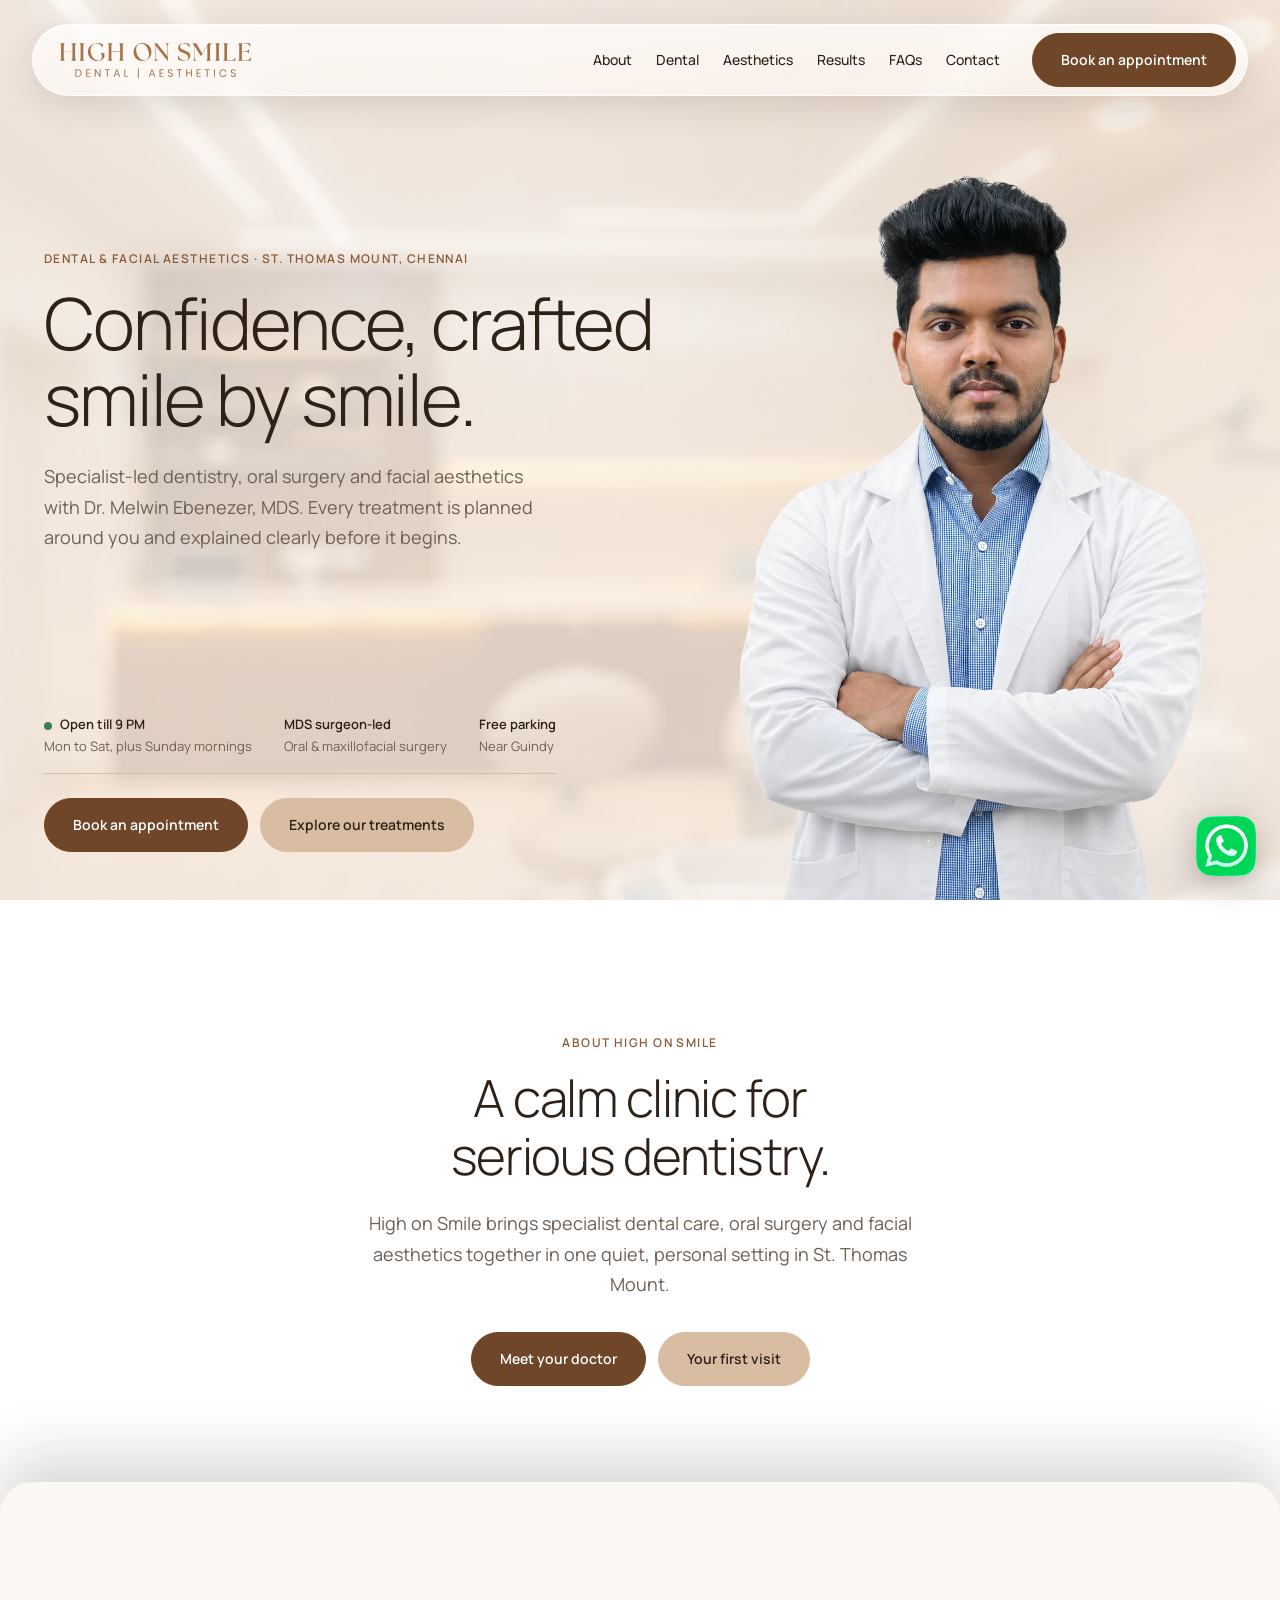
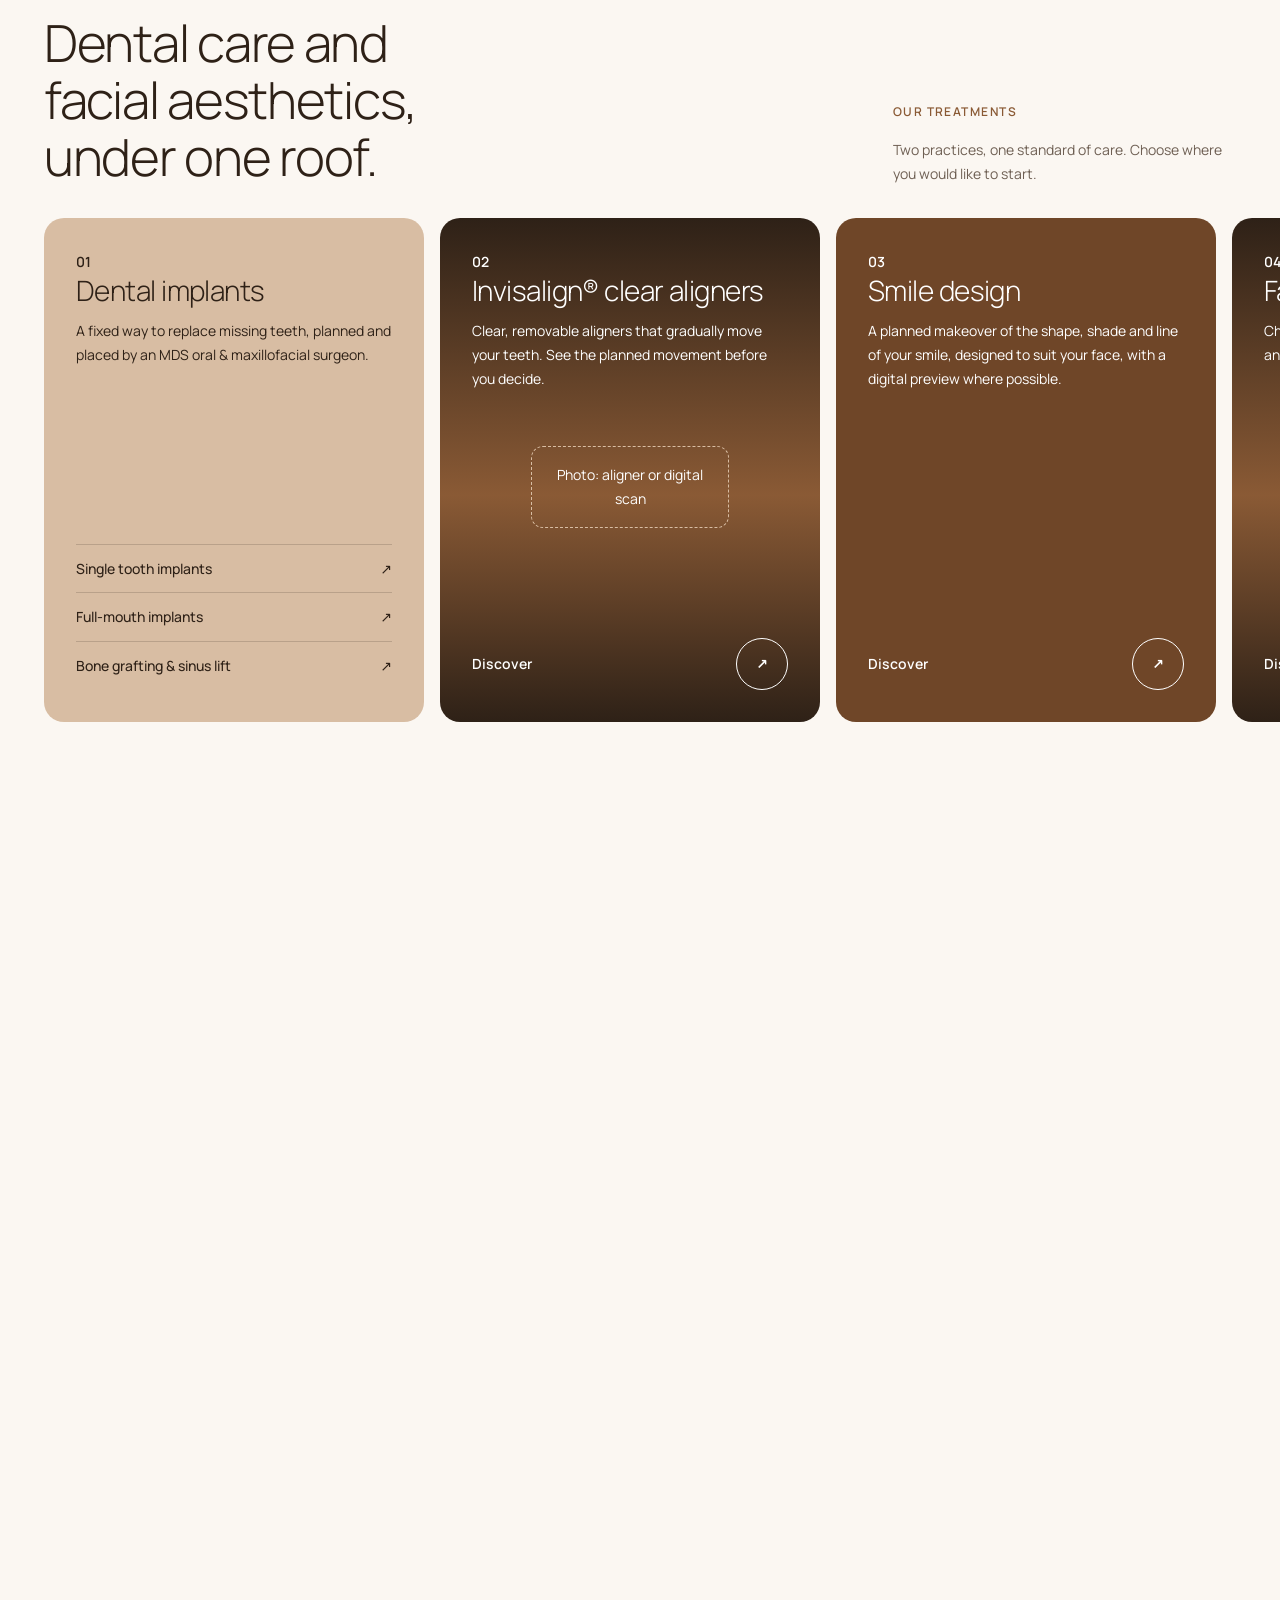
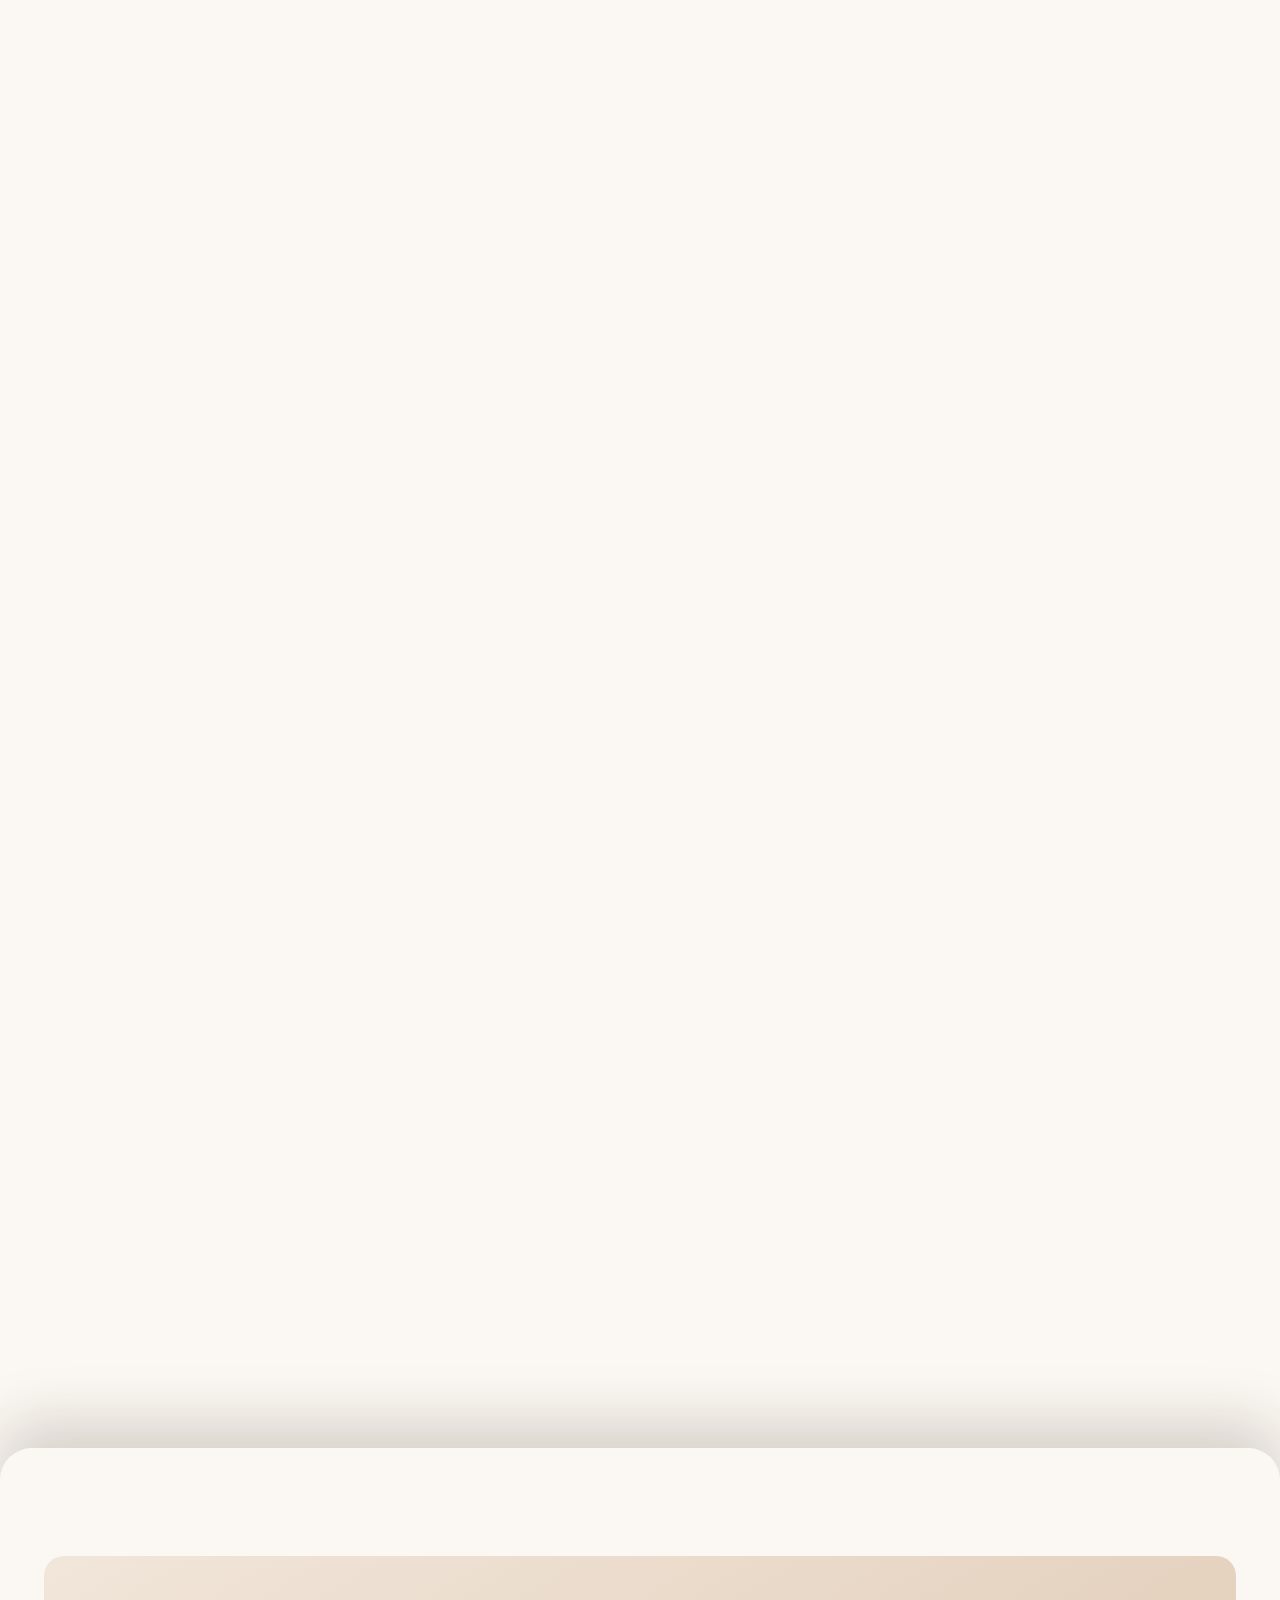
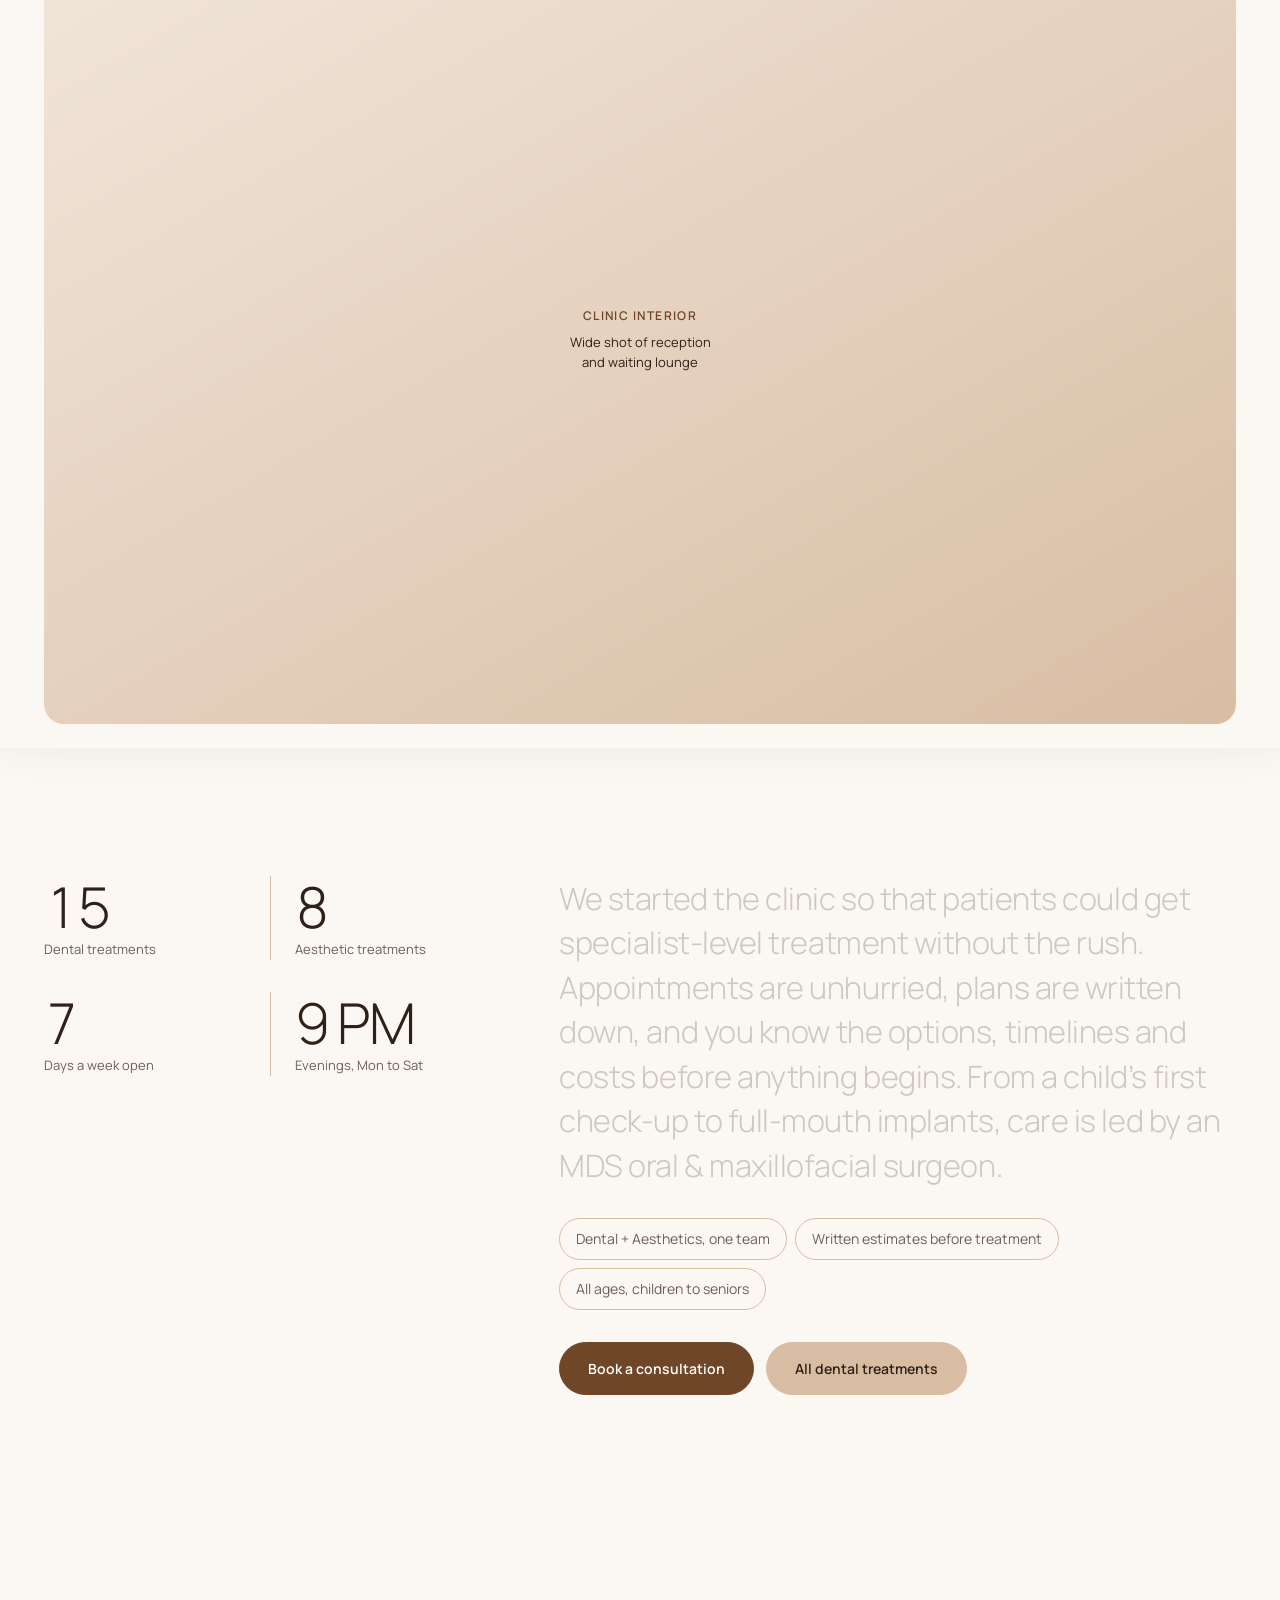
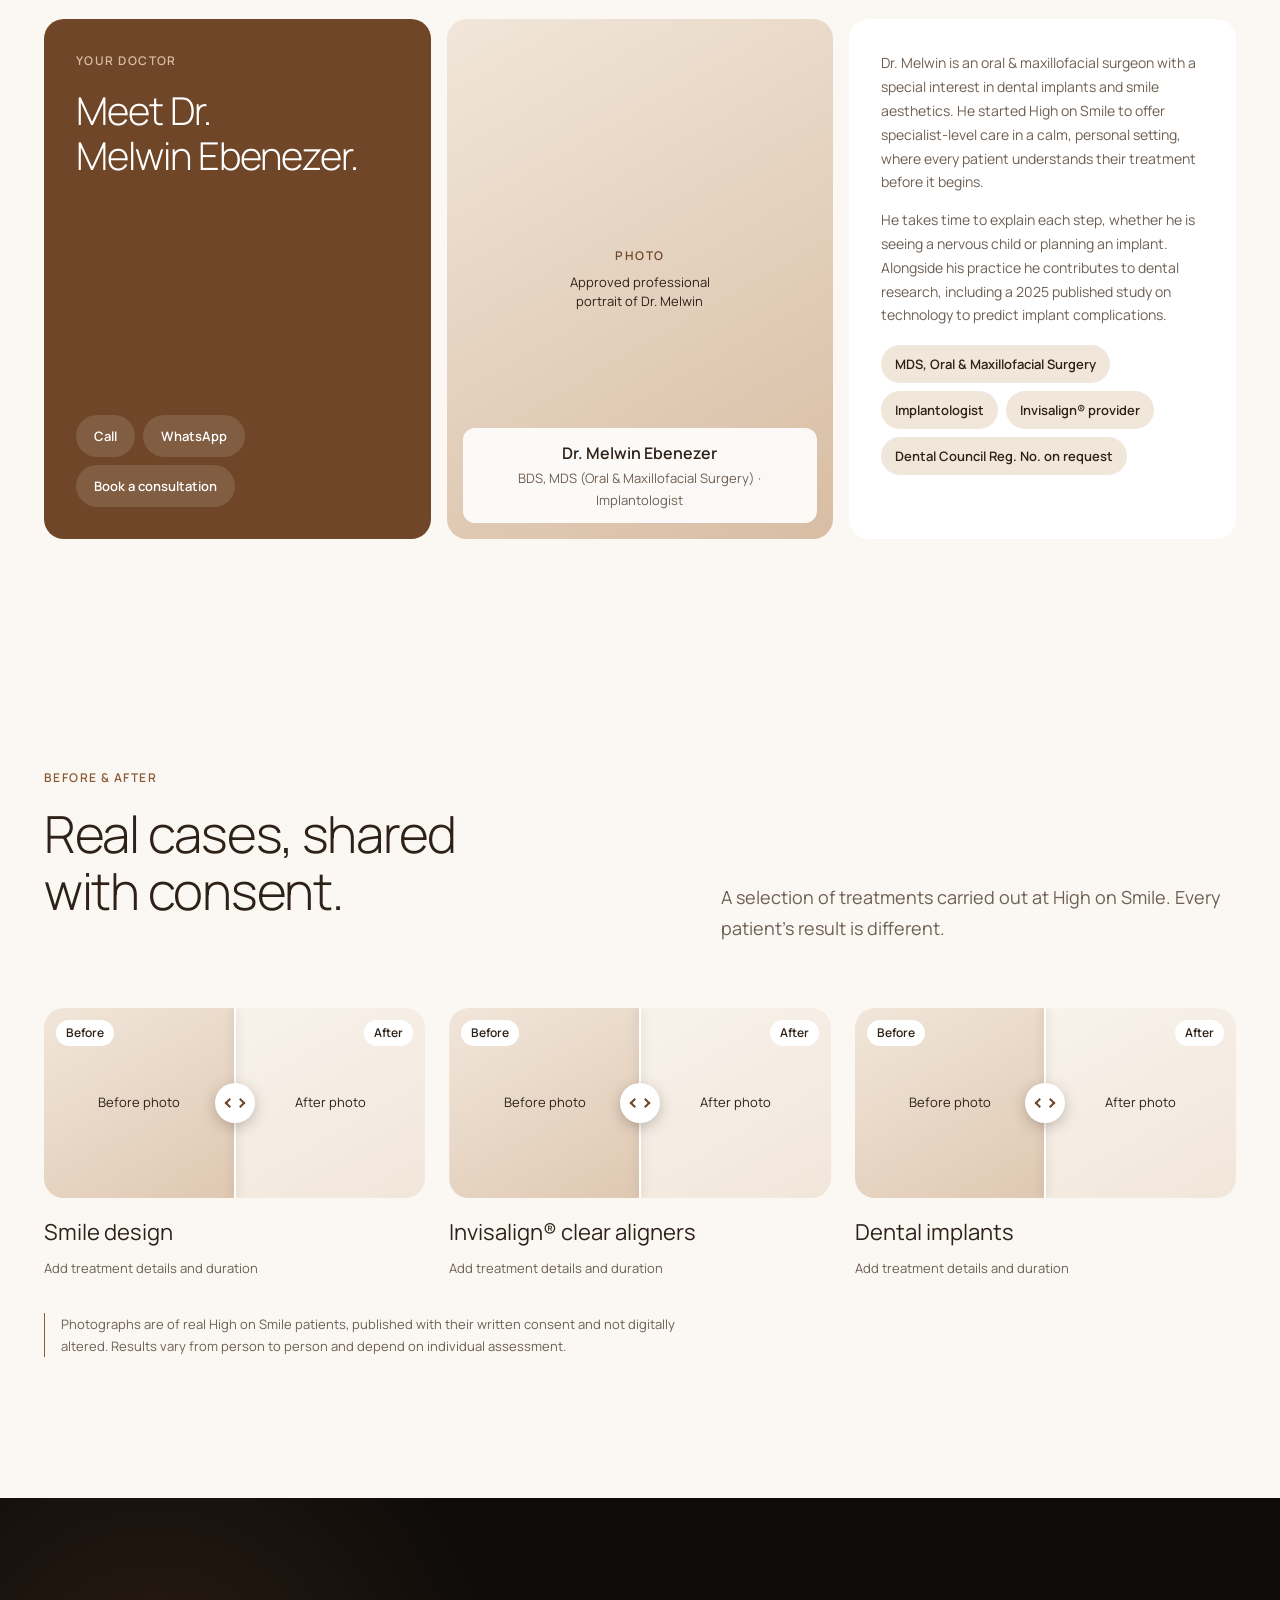
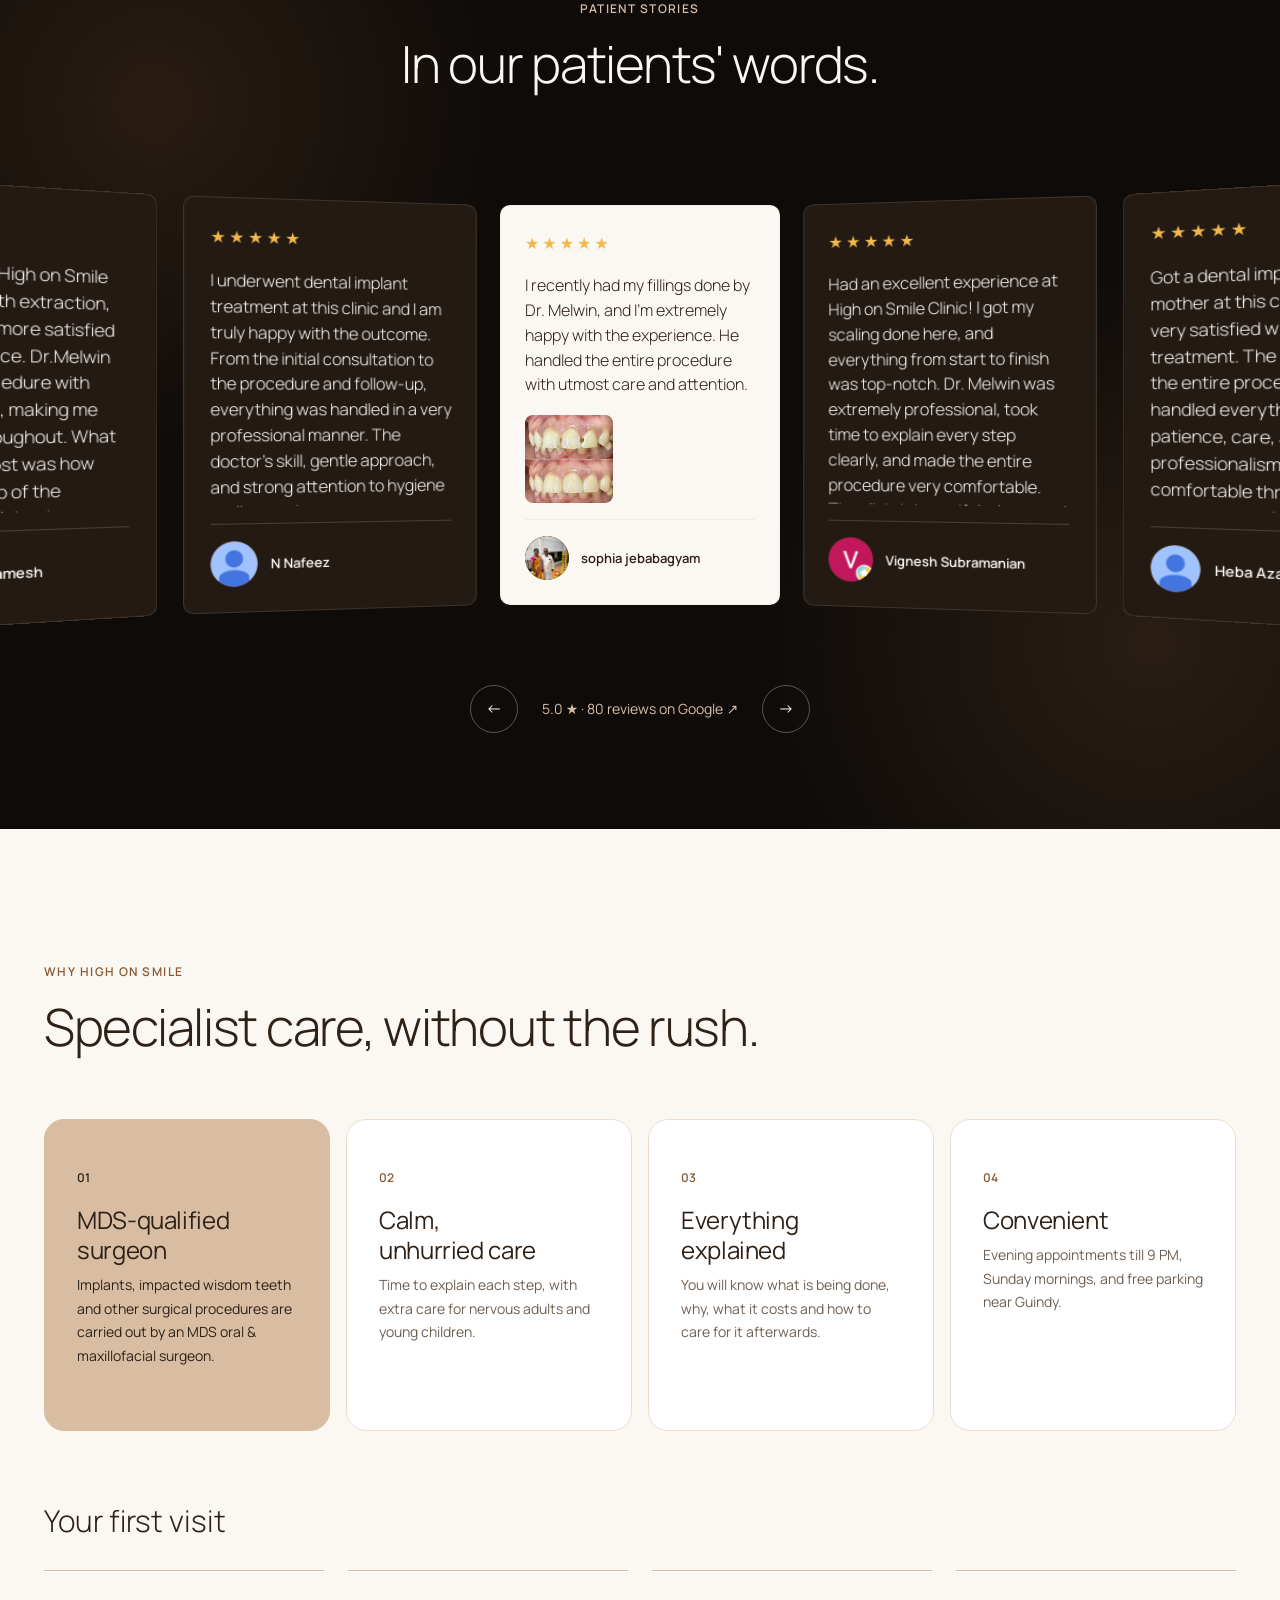
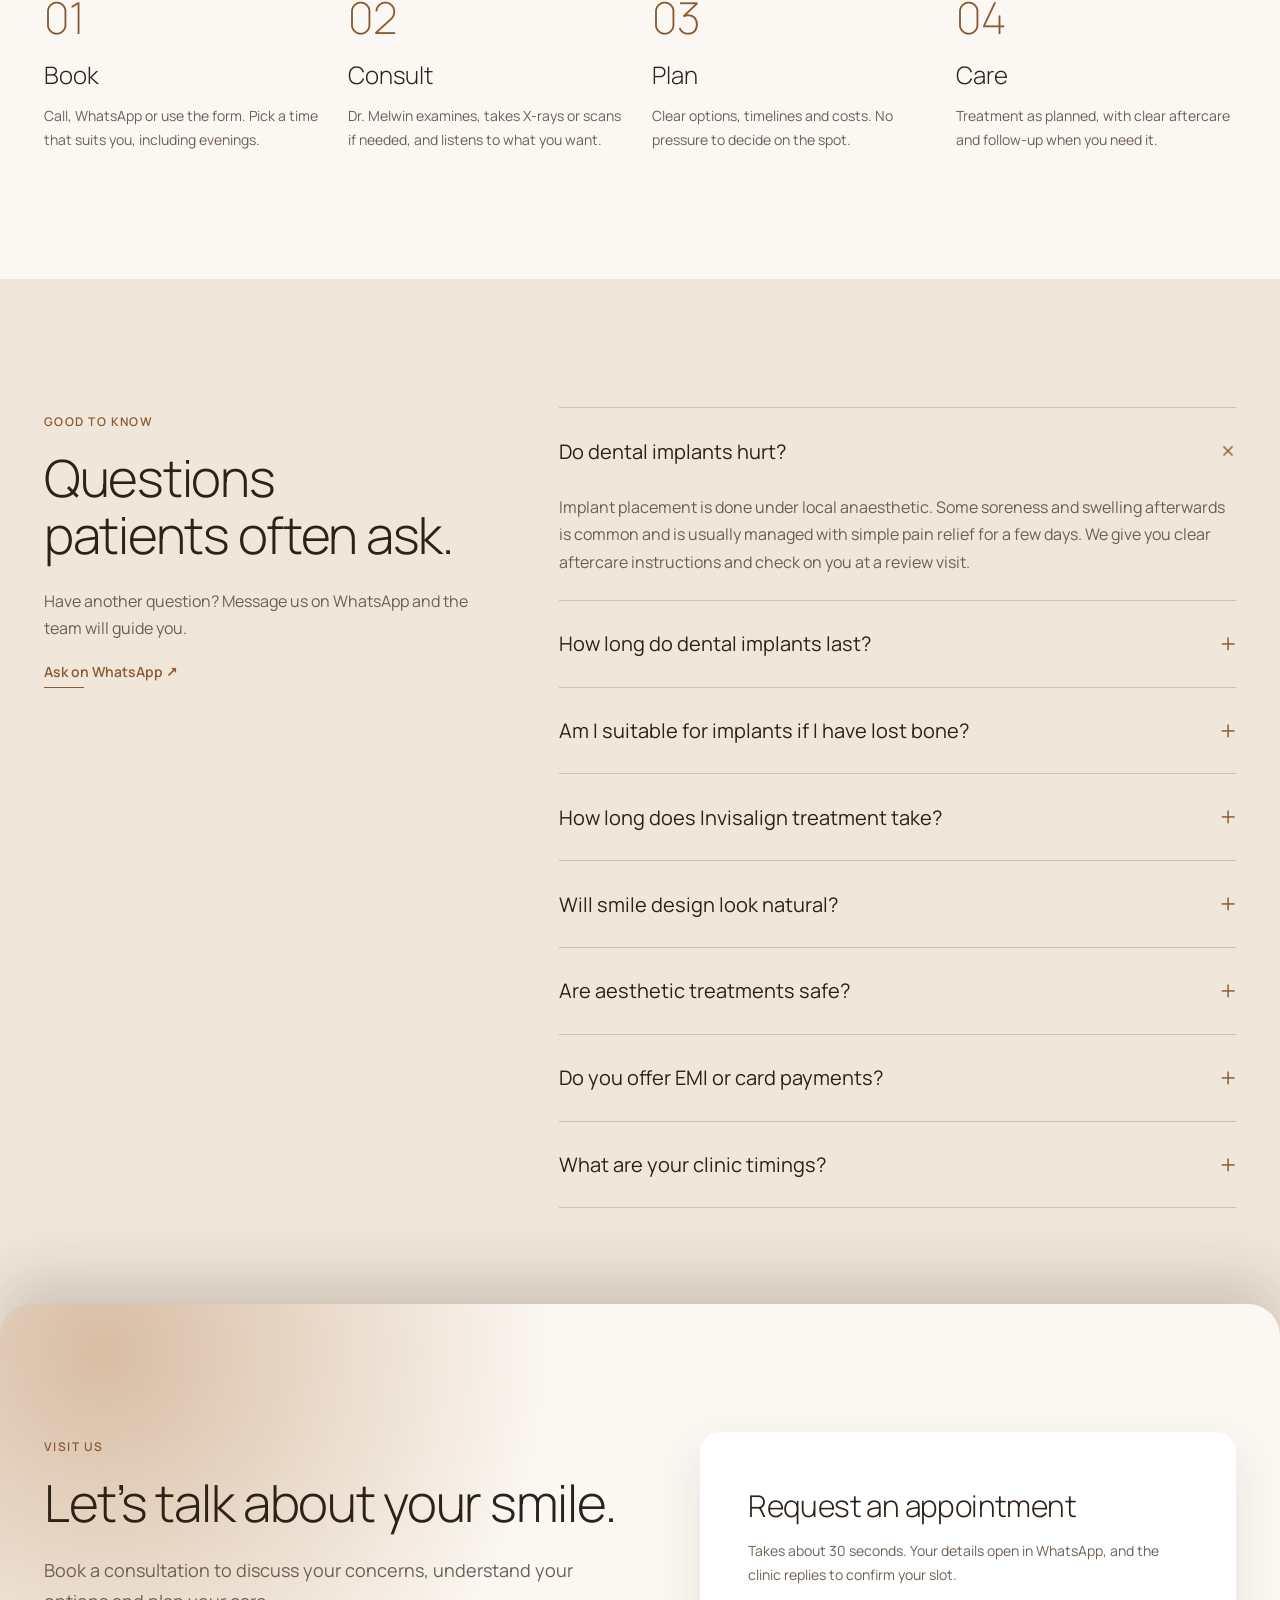
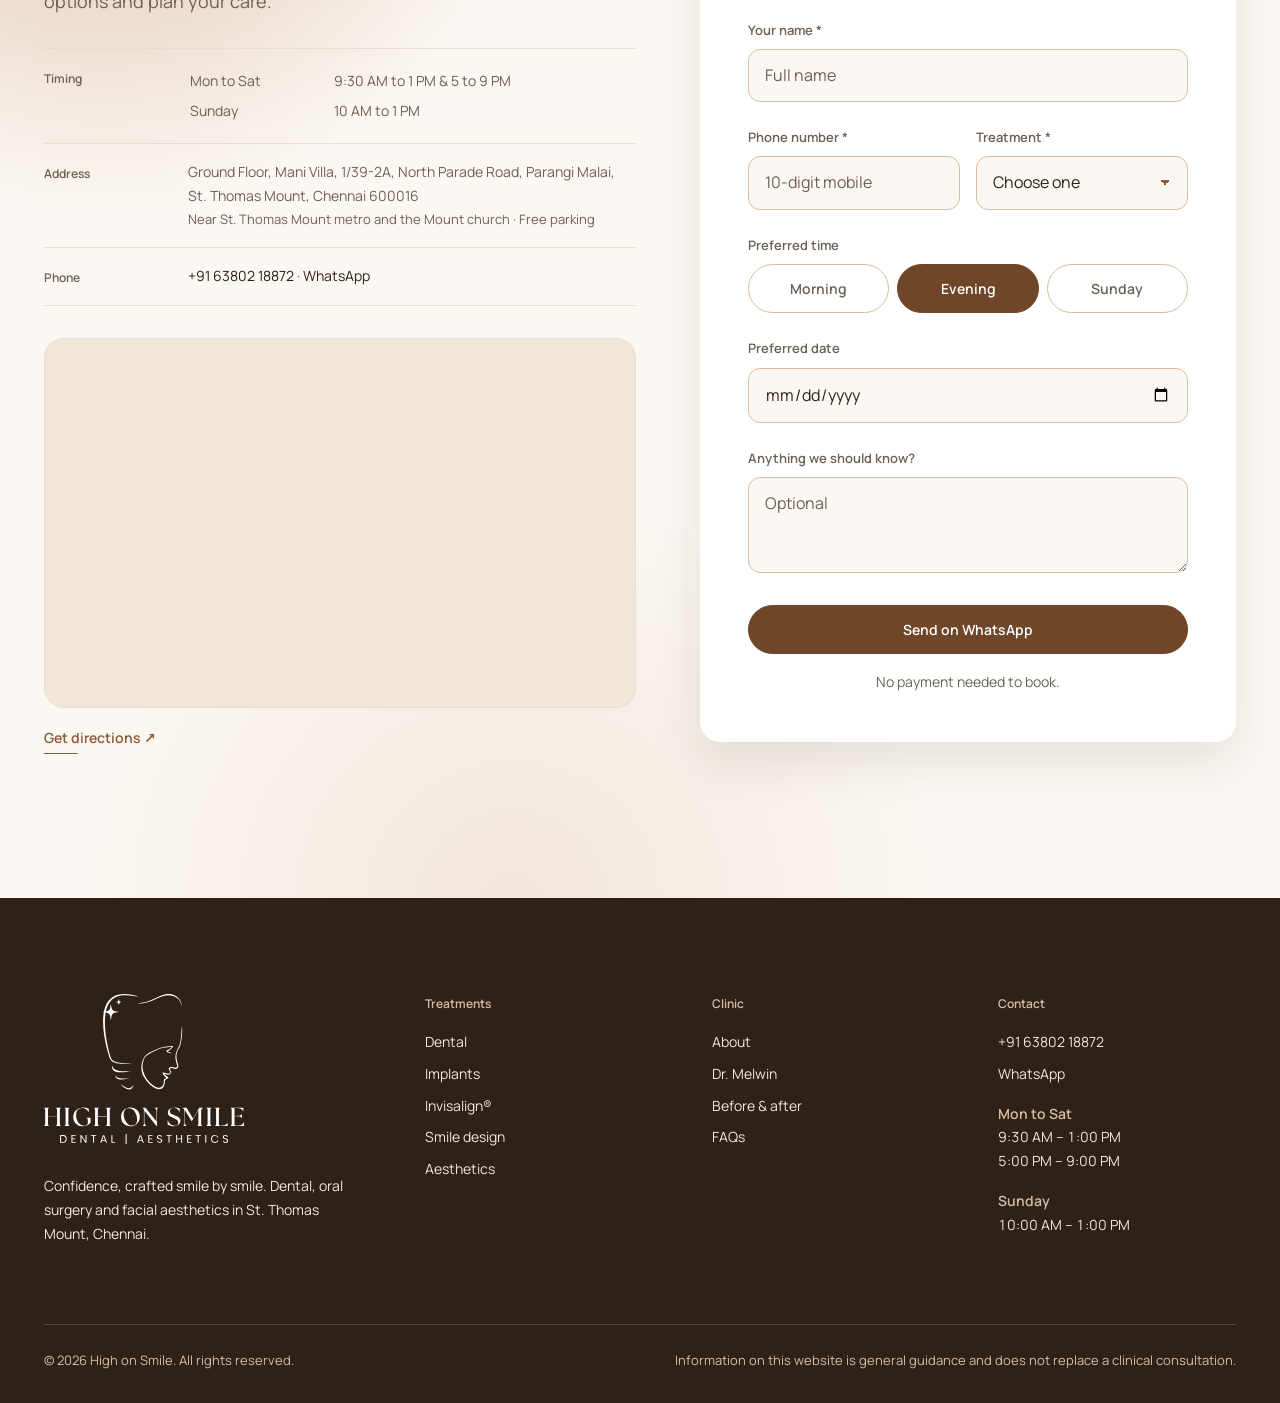
<file: index.html>
<!DOCTYPE html>
<html lang="en">
<head>
  <meta charset="UTF-8">
  <meta name="viewport" content="width=device-width, initial-scale=1.0">
  <!-- DRAFT ONLY: keeps search engines from listing this preview. Remove before the real launch. -->
  <meta name="robots" content="noindex, nofollow">
  <title>High on Smile | Dental &amp; Facial Aesthetics, St. Thomas Mount, Chennai</title>
  <meta name="description" content="High on Smile is a dental, oral surgery and facial aesthetics clinic in St. Thomas Mount, near Guindy, Chennai, led by Dr. Melwin Ebenezer, MDS (Oral &amp; Maxillofacial Surgery). Open Mon to Sat till 9 PM.">
  <meta name="theme-color" content="#2E2117">
  <link rel="icon" type="image/svg+xml" href="logo/favicon.svg?v=3">
  <link rel="preconnect" href="https://fonts.googleapis.com">
  <link rel="preconnect" href="https://fonts.gstatic.com" crossorigin>
  <link href="https://fonts.googleapis.com/css2?family=Manrope:wght@200;300;400;500;600;700&display=swap" rel="stylesheet">
  <link rel="stylesheet" href="styles.css?v=24">
  <script type="application/ld+json">
  {
    "@context": "https://schema.org",
    "@type": "Dentist",
    "name": "High on Smile",
    "telephone": "+91-63802-18872",
    "address": {
      "@type": "PostalAddress",
      "streetAddress": "Ground Floor, Mani Villa, 1/39-2A, North Parade Road, Parangi Malai, St. Thomas Mount",
      "addressLocality": "Chennai",
      "postalCode": "600016",
      "addressCountry": "IN"
    },
    "openingHoursSpecification": [
      {"@type":"OpeningHoursSpecification","dayOfWeek":["Monday","Tuesday","Wednesday","Thursday","Friday","Saturday"],"opens":"09:30","closes":"13:00"},
      {"@type":"OpeningHoursSpecification","dayOfWeek":["Monday","Tuesday","Wednesday","Thursday","Friday","Saturday"],"opens":"17:00","closes":"21:00"},
      {"@type":"OpeningHoursSpecification","dayOfWeek":["Sunday"],"opens":"10:00","closes":"13:00"}
    ]
  }
  </script>
  <script>
    (function (d) {
      var c = d.documentElement.classList; c.add('js');
      var seen = false;
      try { seen = sessionStorage.getItem('hos-loaded'); sessionStorage.setItem('hos-loaded', '1'); } catch (e) {}
      if (!seen && !location.hash) {
        c.add('loading');
        setTimeout(function () { c.remove('loading'); }, 4000); /* safety net */
      }
    })(document);
  </script>
</head>
<body>
<div class="loader" aria-hidden="true"><span class="loader__mark"><i></i></span><span class="loader__pct" id="loaderPct">0%</span></div>
<a class="skip" href="#main">Skip to content</a>

<!-- ============ HEADER ============ -->
<header class="header">
  <div class="container">
    <a class="brand" href="index.html"><img class="brand__logo" src="logo/logo-horizontal.svg" alt="High on Smile, Dental and Aesthetics, home" width="240" height="44"></a>
    <nav class="nav" aria-label="Main">
      <div class="nav__links">
        <a href="#about">About</a>
        <a href="dental.html">Dental</a>
        <a href="aesthetics.html">Aesthetics</a>
        <a href="#results">Results</a>
        <a href="#faqs">FAQs</a>
        <a href="#contact">Contact</a>
      </div>
      <a class="btn" href="#contact">Book an appointment</a>
      <button class="nav__toggle" id="menuOpen" aria-label="Open menu" aria-expanded="false" aria-controls="menu">
        <svg aria-hidden="true" focusable="false" viewBox="0 0 24 24" fill="none" stroke="currentColor" stroke-width="1.3"><path d="M4 7h16M4 12h16M4 17h16"/></svg>
      </button>
    </nav>
  </div>
</header>

<div class="menu" id="menu" aria-label="Menu">
  <div class="menu__top">
    <a class="brand" href="index.html"><img class="brand__logo" src="logo/logo-horizontal.svg" alt="High on Smile, Dental and Aesthetics, home" width="240" height="44"></a>
    <button class="nav__toggle" id="menuClose" aria-label="Close menu" style="display:inline-flex">
      <svg aria-hidden="true" focusable="false" viewBox="0 0 24 24" fill="none" stroke="currentColor" stroke-width="1.3"><path d="M6 6l12 12M18 6L6 18"/></svg>
    </button>
  </div>
  <nav class="menu__links">
    <a href="#about">About</a>
    <a href="dental.html">Dental treatments</a>
    <a href="aesthetics.html">Aesthetics</a>
    <a href="#results">Results</a>
    <a href="#faqs">FAQs</a>
    <a href="#contact">Contact</a>
  </nav>
  <div class="btn-row">
    <a class="btn btn--secondary" href="tel:+916380218872">Call</a>
    <a class="btn" href="#contact">Book</a>
  </div>
</div>

<main id="main">

<!-- ============ HERO ============ -->
<section class="hero">
  <canvas class="hero__water" data-image="images/hero-clinic.webp" aria-hidden="true"></canvas>
  <div class="hero__media">
    <div class="portrait" data-blob="images/dr-melwin-mask.webp">
      <img src="images/dr-melwin.webp" alt="Dr. Melwin Ebenezer in a white coat with arms crossed" width="1122" height="1402" fetchpriority="high">
      <canvas aria-hidden="true"></canvas>
    </div>
  </div>
  <div class="container">
    <div class="hero__copy">
      <p class="eyebrow">Dental &amp; Facial Aesthetics · St. Thomas Mount, Chennai</p>
      <h1 class="display" data-split>Confidence, crafted <em>smile by smile.</em></h1>
      <p class="lead reveal">Specialist-led dentistry, oral surgery and facial aesthetics with Dr. Melwin Ebenezer, MDS. Every treatment is planned around you and explained clearly before it begins.</p>
    </div>
    <div class="hero__foot reveal">
      <div>
        <div class="hero__meta">
          <div><strong><span class="status-dot"></span>Open till 9 PM</strong>Mon to Sat, plus Sunday mornings</div>
          <div><strong>MDS surgeon-led</strong>Oral &amp; maxillofacial surgery</div>
          <div><strong>Free parking</strong>Near Guindy</div>
        </div>
        <div class="btn-row">
          <a class="btn" href="#contact">Book an appointment</a>
          <a class="btn btn--secondary" href="#treatments">Explore our treatments</a>
        </div>
      </div>
    </div>
  </div>
</section>

<!-- ============ ABOUT: CENTRED STATEMENT ============ -->
<!-- Stacked panels: the statement holds while treatments slides over it, then treatments holds while the clinic interior slides over it -->
<div id="about">
<section class="section statement stack-under">
  <div class="container">
    <p class="eyebrow reveal">About High on Smile</p>
    <h2 class="heading" data-split>A calm clinic for <em>serious</em> dentistry.</h2>
    <p class="lead reveal">High on Smile brings specialist dental care, oral surgery and facial aesthetics together in one quiet, personal setting in St. Thomas Mount.</p>
    <div class="btn-row reveal">
      <a class="btn" href="#doctor">Meet your doctor</a>
      <a class="btn btn--secondary" href="#visit">Your first visit</a>
    </div>
  </div>
</section>

<!-- ============ SERVICES: SIDEWAYS CARDS ============ -->
<section class="slide-over slide-over--cream stack-under" id="treatments" aria-label="Our treatments">
  <div class="hs" id="hs">
    <div class="hs__stick">
      <div class="container hs__head">
        <h2 class="heading" data-split>Dental care and facial aesthetics, <em>under one roof.</em></h2>
        <div class="reveal">
          <p class="eyebrow">Our treatments</p>
          <p>Two practices, one standard of care. Choose where you would like to start.</p>
        </div>
      </div>
      <div class="hs__track" id="hsTrack">
        <article class="svc svc--champagne">
          <p class="svc__num">01</p>
          <h3>Dental implants</h3>
          <p>A fixed way to replace missing teeth, planned and placed by an MDS oral &amp; maxillofacial surgeon.</p>
          <ul class="svc__list">
            <li><a href="dental.html#implants">Single tooth implants</a></li>
            <li><a href="dental.html#implants">Full-mouth implants</a></li>
            <li><a href="dental.html#implants">Bone grafting &amp; sinus lift</a></li>
          </ul>
        </article>
        <!-- To add a photo to a card: put <img src="photos/your-file.jpg" alt=""> as its first child and delete the svc__ph line. -->
        <article class="svc svc--photo">
          <p class="svc__num">02</p>
          <h3>Invisalign® clear aligners</h3>
          <p>Clear, removable aligners that gradually move your teeth. See the planned movement before you decide.</p>
          <p class="svc__ph">Photo: aligner or digital scan</p>
          <a class="svc__more" href="dental.html#invisalign">Discover <i aria-hidden="true">↗</i></a>
        </article>
        <article class="svc">
          <p class="svc__num">03</p>
          <h3>Smile design</h3>
          <p>A planned makeover of the shape, shade and line of your smile, designed to suit your face, with a digital preview where possible.</p>
          <a class="svc__more" href="dental.html#smile-design">Discover <i aria-hidden="true">↗</i></a>
        </article>
        <article class="svc svc--photo">
          <p class="svc__num">04</p>
          <h3>Family dentistry</h3>
          <p>Check-ups, root canals, wisdom teeth, gum care and children’s dentistry.</p>
          <p class="svc__ph">Photo: treatment room</p>
          <a class="svc__more" href="dental.html#all">Discover <i aria-hidden="true">↗</i></a>
        </article>
        <article class="svc svc--sand">
          <p class="svc__num">05</p>
          <h3>Facial aesthetics &amp; skin</h3>
          <p>Consultation-led treatments focused on balance, skin quality and natural-looking goals.</p>
          <ul class="svc__list">
            <li><a href="aesthetics.html#services">Anti-wrinkle &amp; fillers</a></li>
            <li><a href="aesthetics.html#services">PRP / GFC &amp; skin rejuvenation</a></li>
            <li><a href="aesthetics.html#services">MNRF &amp; laser</a></li>
          </ul>
        </article>
      </div>
    </div>
  </div>
</section>

<!-- ============ CLINIC INTERIOR ============ -->
<section class="wide slide-over slide-over--cream" aria-label="Inside the clinic">
  <div class="container">
    <div class="frame reveal" data-zoom><p class="frame__label"><b>Clinic interior</b>Wide shot of reception and waiting lounge</p></div>
  </div>
</section>
</div>

<!-- ============ ABOUT + NUMBERS ============ -->
<section class="section" aria-label="About the clinic">
  <div class="container about-stats">
    <div class="stats reveal">
      <div><strong data-count="15">15</strong><span>Dental treatments</span></div>
      <div><strong data-count="8">8</strong><span>Aesthetic treatments</span></div>
      <div><strong data-count="7">7</strong><span>Days a week open</span></div>
      <div><strong data-count="9" data-suffix=" PM">9 PM</strong><span>Evenings, Mon to Sat</span></div>
    </div>
    <div>
      <p class="ink" data-ink>We started the clinic so that patients could get specialist-level treatment without the rush. Appointments are unhurried, plans are written down, and you know the options, timelines and costs before anything begins. From a child’s first check-up to full-mouth implants, care is led by an MDS oral &amp; maxillofacial surgeon.</p>
      <ul class="chips reveal" style="margin: var(--sp-lg) 0 var(--sp-xl)">
        <li>Dental + Aesthetics, one team</li><li>Written estimates before treatment</li><li>All ages, children to seniors</li>
      </ul>
      <div class="btn-row reveal">
        <a class="btn" href="#contact">Book a consultation</a>
        <a class="btn btn--secondary" href="dental.html#all">All dental treatments</a>
      </div>
    </div>
  </div>
</section>

<!-- ============ DOCTOR CARDS ============ -->
<section class="section--tight" id="doctor">
  <div class="container team">
    <div class="team__intro reveal">
      <p class="eyebrow">Your doctor</p>
      <h2 data-split>Meet Dr. Melwin Ebenezer.</h2>
      <div class="team__links">
        <a href="tel:+916380218872">Call</a>
        <a href="https://wa.me/916380218872" target="_blank" rel="noopener">WhatsApp</a>
        <a href="#contact">Book a consultation</a>
      </div>
    </div>
    <div class="frame reveal">
      <p class="frame__label"><b>Photo</b>Approved professional portrait of Dr. Melwin</p>
      <div class="nameplate"><strong>Dr. Melwin Ebenezer</strong>BDS, MDS (Oral &amp; Maxillofacial Surgery) · Implantologist</div>
    </div>
    <div class="team__bio reveal">
      <p>Dr. Melwin is an oral &amp; maxillofacial surgeon with a special interest in dental implants and smile aesthetics. He started High on Smile to offer specialist-level care in a calm, personal setting, where every patient understands their treatment before it begins.</p>
      <p>He takes time to explain each step, whether he is seeing a nervous child or planning an implant. Alongside his practice he contributes to dental research, including a 2025 published study on technology to predict implant complications.</p>
      <ul class="creds">
        <li>MDS, Oral &amp; Maxillofacial Surgery</li>
        <li>Implantologist</li>
        <li>Invisalign® provider</li>
        <li>Dental Council Reg. No. on request</li>
      </ul>
    </div>
  </div>
</section>

<!-- ============ BEFORE / AFTER ============
     Replace each frame with a genuine, unedited case photo shared with the patient's written consent. -->
<section class="section" id="results">
  <div class="container">
    <div class="section-head section-head--split reveal">
      <div>
        <p class="eyebrow">Before &amp; after</p>
        <h2 class="heading" data-split>Real cases, <em>shared with consent.</em></h2>
      </div>
      <p class="lead">A selection of treatments carried out at High on Smile. Every patient’s result is different.</p>
    </div>
    <!-- Case photos: put <img src="photos/your-file.jpg" alt="..."> in each compare__before and compare__after, and delete its frame__label line. Use the same angle and crop for both, wide 2:1. -->
    <div class="cases">
      <figure class="case reveal" style="margin:0">
        <div class="compare" data-compare>
          <div class="compare__layer compare__after"><span class="case__badge">After</span><p class="frame__label">After photo</p></div>
          <div class="compare__layer compare__before"><span class="case__badge">Before</span><p class="frame__label">Before photo</p></div>
          <span class="compare__line" aria-hidden="true"><i></i></span>
          <input class="compare__range" type="range" min="0" max="100" value="50" aria-label="Smile design: slide to compare before and after">
        </div>
        <figcaption><h3>Smile design</h3><span class="caption">Add treatment details and duration</span></figcaption>
      </figure>
      <figure class="case reveal" style="margin:0">
        <div class="compare" data-compare>
          <div class="compare__layer compare__after"><span class="case__badge">After</span><p class="frame__label">After photo</p></div>
          <div class="compare__layer compare__before"><span class="case__badge">Before</span><p class="frame__label">Before photo</p></div>
          <span class="compare__line" aria-hidden="true"><i></i></span>
          <input class="compare__range" type="range" min="0" max="100" value="50" aria-label="Invisalign aligners: slide to compare before and after">
        </div>
        <figcaption><h3>Invisalign® clear aligners</h3><span class="caption">Add treatment details and duration</span></figcaption>
      </figure>
      <figure class="case reveal" style="margin:0">
        <div class="compare" data-compare>
          <div class="compare__layer compare__after"><span class="case__badge">After</span><p class="frame__label">After photo</p></div>
          <div class="compare__layer compare__before"><span class="case__badge">Before</span><p class="frame__label">Before photo</p></div>
          <span class="compare__line" aria-hidden="true"><i></i></span>
          <input class="compare__range" type="range" min="0" max="100" value="50" aria-label="Dental implants: slide to compare before and after">
        </div>
        <figcaption><h3>Dental implants</h3><span class="caption">Add treatment details and duration</span></figcaption>
      </figure>
    </div>
    <p class="notice">Photographs are of real High on Smile patients, published with their written consent and not digitally altered. Results vary from person to person and depend on individual assessment.</p>
  </div>
</section>

<!-- ============ TESTIMONIALS ============
     Replace the bracketed text with genuine patient reviews (for example from Google), used with the patient's permission. -->
<section class="reviews" id="testimonials">
  <div class="rv__head reveal">
    <p class="eyebrow">Patient stories</p>
    <h2 class="heading" data-split>In our <em>patients'</em> words.</h2>
  </div>
  <!-- To add reviews, edit ../reviews/reviews.txt and run ../reviews/add-reviews.py. It replaces the cards between the
       two "reviews" markers. Use at least 7 so the curve stays full. -->
  <div class="rv__stage reveal" data-reviews tabindex="0" role="region" aria-label="Patient reviews. Drag, or use the left and right arrow keys.">
    <ul class="rv__track">
        <!-- reviews:start -->
        <li class="rv__card">
          <figure>
            <span class="rv__stars" role="img" aria-label="5 out of 5 stars">★★★★★</span>
            <blockquote>I had a really good experience at High on Smile Dental Clinic. I went in for a front tooth cap and veneer replacement to improve the look of my smile, and also got a dental cleaning done. Dr.Melwin explained everything in a simple way and made the whole process feel easy and comfortable. The cap and veneer look very natural — I’m genuinely happy with the result. The cleaning was thorough but still gentle.<br><br>The clinic is neat and well-kept, and the staff are polite and helpful. Definitely recommend High on Smile Dental Clinic if you’re looking for reliable dental care.</blockquote>
            <figcaption><img class="rv__face" src="images/reviews/person-01.png" alt="" width="44" height="44" loading="lazy" draggable="false"><div><strong>Joshua Bernard</strong></div></figcaption>
          </figure>
        </li>
        <li class="rv__card">
          <figure>
            <span class="rv__stars" role="img" aria-label="5 out of 5 stars">★★★★★</span>
            <blockquote>I recently visited High on Smile for a wisdom tooth extraction, and I couldn’t be more satisfied with my experience. Dr.Melwin handled the procedure with remarkable ease, making me comfortable throughout. What stood out the most was how clearly every step of the process was explained beforehand. Doctor ensured I understood what to expect and provided precise instructions to follow after the procedure. I followed the guidance, and my recovery was smooth and hassle-free.<br>If you are looking for a dental clinic that prioritises patient comfort, clear communication, and excellent care, I highly recommend this place.</blockquote>
            <figcaption><img class="rv__face" src="images/reviews/person-14.png" alt="" width="44" height="44" loading="lazy" draggable="false"><div><strong>Dharani Ramesh</strong></div></figcaption>
          </figure>
        </li>
        <li class="rv__card">
          <figure>
            <span class="rv__stars" role="img" aria-label="5 out of 5 stars">★★★★★</span>
            <blockquote>I underwent dental implant treatment at this clinic and I am truly happy with the outcome. From the initial consultation to the procedure and follow-up, everything was handled in a very professional manner. The doctor’s skill, gentle approach, and strong attention to hygiene really stood out.<br><br>The ambience of the clinic is pleasant and calming, and the doctor and staff are genuinely caring and kind-hearted, which made the entire experience comfortable and stress-free.<br>Highly recommended!</blockquote>
            <figcaption><img class="rv__face" src="images/reviews/person-33.png" alt="" width="44" height="44" loading="lazy" draggable="false"><div><strong>N Nafeez</strong></div></figcaption>
          </figure>
        </li>
        <li class="rv__card">
          <figure>
            <span class="rv__stars" role="img" aria-label="5 out of 5 stars">★★★★★</span>
            <blockquote>I recently had my fillings done by Dr. Melwin, and I’m extremely happy with the experience. He handled the entire procedure with utmost care and attention. My upper tooth filling turned out perfectly, with an excellent colour match to my natural teeth, and the other fillings were equally well done. I truly appreciate his precision, patience, and dedication to patient care.<br>Thank you, Dr. Melwin, for the excellent treatment and warm hospitality!</blockquote>
            <div class="rv__pics"><a href="images/reviews/attached-04-1.webp" target="_blank" rel="noopener" draggable="false"><img src="images/reviews/attached-04-1.webp" alt="Photo shared by sophia jebabagyam" width="88" height="88" loading="lazy" draggable="false"></a></div>
            <figcaption><img class="rv__face" src="images/reviews/person-04.png" alt="" width="44" height="44" loading="lazy" draggable="false"><div><strong>sophia jebabagyam</strong></div></figcaption>
          </figure>
        </li>
        <li class="rv__card">
          <figure>
            <span class="rv__stars" role="img" aria-label="5 out of 5 stars">★★★★★</span>
            <blockquote>Had an excellent experience at High on Smile Clinic! I got my scaling done here, and everything from start to finish was top-notch. Dr. Melwin was extremely professional, took time to explain every step clearly, and made the entire procedure very comfortable. The clinic is beautiful, clean, and has a very pleasant ambience. Appointments were on time and flexible, which I really appreciated. Outstanding treatment at a very nominal cost. Highly recommended for anyone looking for quality dental care!</blockquote>
            <figcaption><img class="rv__face" src="images/reviews/person-27.png" alt="" width="44" height="44" loading="lazy" draggable="false"><div><strong>Vignesh Subramanian</strong></div></figcaption>
          </figure>
        </li>
        <li class="rv__card">
          <figure>
            <span class="rv__stars" role="img" aria-label="5 out of 5 stars">★★★★★</span>
            <blockquote>Got a dental implant done for my mother at this clinic, and we are very satisfied with the treatment. The doctor explained the entire procedure clearly and handled everything with great patience, care, and professionalism. My mother felt comfortable throughout the treatment, and the clinic maintained excellent hygiene. The follow-up care was also done properly, and the results are very satisfied. Highly recommend this clinic for dental implant treatment, especially for elders.</blockquote>
            <figcaption><img class="rv__face" src="images/reviews/person-32.png" alt="" width="44" height="44" loading="lazy" draggable="false"><div><strong>Heba Azad</strong></div></figcaption>
          </figure>
        </li>
        <li class="rv__card">
          <figure>
            <span class="rv__stars" role="img" aria-label="5 out of 5 stars">★★★★★</span>
            <blockquote>I visited this clinic for teeth alignment, and my experience was excellent from start to finish. The doctor was extremely friendly, professional, and took the time to explain every aspect of the treatment in detail, making sure I was comfortable and well-informed . Invisalign was recommended as the ideal treatment option, and my treatment got completed in less than six months.<br><br>I’m highly satisfied and I would definitely recommend this clinic to anyone looking for quality dental care and a comfortable treatment experience!</blockquote>
            <div class="rv__pics"><a href="images/reviews/attached-68-1.webp" target="_blank" rel="noopener" draggable="false"><img src="images/reviews/attached-68-1.webp" alt="Photo shared by Md Afrith" width="88" height="88" loading="lazy" draggable="false"></a></div>
            <figcaption><img class="rv__face" src="images/reviews/person-68.png" alt="" width="44" height="44" loading="lazy" draggable="false"><div><strong>Md Afrith</strong></div></figcaption>
          </figure>
        </li>
        <li class="rv__card">
          <figure>
            <span class="rv__stars" role="img" aria-label="5 out of 5 stars">★★★★★</span>
            <blockquote>Had a really good experience at High on Smile when I took my nephew for his dental treatment. Dr. Melwin explained everything clearly and made sure my nephew was comfortable throughout the procedure. He carefully treated his damaged tooth and placed a cap and also explained the after-care properly. Very gentle, friendly and professional doctor. Highly recommended!</blockquote>
            <figcaption><img class="rv__face" src="images/reviews/person-02.png" alt="" width="44" height="44" loading="lazy" draggable="false"><div><strong>Srinidhi K</strong></div></figcaption>
          </figure>
        </li>
        <li class="rv__card">
          <figure>
            <span class="rv__stars" role="img" aria-label="5 out of 5 stars">★★★★★</span>
            <blockquote>Had my wisdom tooth extracted by Dr. Melwin at High On Smile, and the entire treatment was smooth and comfortable. Dr. Melwin was very professional and reassuring throughout, and I really appreciated the multiple follow-ups to check on my recovery. Overall, a great experience with excellent care and would definitely recommend High On Smile!</blockquote>
            <figcaption><img class="rv__face" src="images/reviews/person-05.png" alt="" width="44" height="44" loading="lazy" draggable="false"><div><strong>Jeslin Mourina</strong></div></figcaption>
          </figure>
        </li>
        <li class="rv__card">
          <figure>
            <span class="rv__stars" role="img" aria-label="5 out of 5 stars">★★★★★</span>
            <blockquote>Visited High on Smile for my wisdom tooth extraction which was impacted.<br><br>Dr. Melwin was explaining everything very well, making sure that I was comfortable.<br><br>From the initial consultation, treatment planning and through the course of the procedure, Dr. Melwin was very professional, his skills and his approach was so good that the procedure was completely painless and had a great treatment.<br>Dr. Melwin also checks upon even after the procedure to get to know about the recovery.<br><br>And also the ambience of the clinic was so peaceful and comfortable in the first place.<br><br>Highly recommended for all your dental procedures.</blockquote>
            <figcaption><img class="rv__face" src="images/reviews/person-08.png" alt="" width="44" height="44" loading="lazy" draggable="false"><div><strong>1377_Rakesh C</strong></div></figcaption>
          </figure>
        </li>
        <li class="rv__card">
          <figure>
            <span class="rv__stars" role="img" aria-label="5 out of 5 stars">★★★★★</span>
            <blockquote>I visited High on Smile for my mom’s dental appointment. She had a traumatic dental experience in the past, but Dr. Melwin performed the scaling perfectly and made her feel very comfortable. Thank you for ensuring her comfort and giving my mom the best dental experience. The clinic offered an impeccably clean and calm environment.</blockquote>
            <figcaption><img class="rv__face" src="images/reviews/person-30.png" alt="" width="44" height="44" loading="lazy" draggable="false"><div><strong>Bindu Vandana</strong></div></figcaption>
          </figure>
        </li>
        <li class="rv__card">
          <figure>
            <span class="rv__stars" role="img" aria-label="5 out of 5 stars">★★★★★</span>
            <blockquote>My father is medically compromised, and we were very anxious about Dental Implant treatment. Dr Melwin ( Surgeon ) explained everything clearly and performed the procedure safely under oxygen support. Excellent clinical expertise and a well-equipped clinic. Highly recommend.</blockquote>
            <figcaption><img class="rv__face" src="images/reviews/person-35.png" alt="" width="44" height="44" loading="lazy" draggable="false"><div><strong>haja wahab</strong></div></figcaption>
          </figure>
        </li>
        <li class="rv__card">
          <figure>
            <span class="rv__stars" role="img" aria-label="5 out of 5 stars">★★★★★</span>
            <blockquote>I had a dental infection and underwent periapical surgery with general anesthesia performed by Dr. Melwin. His vast knowledge and expertise in surgical procedures made the treatment smooth and well-planned. Though recovery is a gradual process, he ensured everything was handled with care. Dr. Melwin is also very friendly, regularly checking in and asking for feedback after the procedure. I am truly satisfied with my treatment and highly recommend him as the best solution for any dental problems.</blockquote>
            <figcaption><img class="rv__face" src="images/reviews/person-25.png" alt="" width="44" height="44" loading="lazy" draggable="false"><div><strong>Kalaiamuthan Manisekar</strong></div></figcaption>
          </figure>
        </li>
        <li class="rv__card">
          <figure>
            <span class="rv__stars" role="img" aria-label="5 out of 5 stars">★★★★★</span>
            <blockquote>The clinic offers high-quality services in a very pleasant and comfortable environment. I truly appreciated how the doctor explained each step of the treatment clearly and patiently answered all my questions. Appointments are well respected, and the clinic is equipped with modern technology. I will definitely return for any future dental treatments. Highly recommend.</blockquote>
            <figcaption><img class="rv__face" src="images/reviews/person-36.png" alt="" width="44" height="44" loading="lazy" draggable="false"><div><strong>vijay kumar</strong></div></figcaption>
          </figure>
        </li>
        <li class="rv__card">
          <figure>
            <span class="rv__stars" role="img" aria-label="5 out of 5 stars">★★★★★</span>
            <blockquote>I had an excellent experience at High On Smile Dental Clinic, where each treatment was handled by highly experienced specialists. The doctors ensured the highest level of care and expertise, making me feel confident throughout. I truly appreciate their thorough consultations and the way they educate patients on daily oral care for strong, healthy teeth. Thank you to all the doctors for providing the best treatments and guidance.</blockquote>
            <figcaption><img class="rv__face" src="images/reviews/person-23.png" alt="" width="44" height="44" loading="lazy" draggable="false"><div><strong>Anandan A</strong></div></figcaption>
          </figure>
        </li>
        <li class="rv__card">
          <figure>
            <span class="rv__stars" role="img" aria-label="5 out of 5 stars">★★★★★</span>
            <blockquote>We recently visited High on Smile Dental Clinic for my wife’s wisdom tooth removal and scaling. The entire experience was smooth, comfortable, and handled with great care. We are thoroughly satisfied with the treatment and the professionalism of the team.<br><br>We wholeheartedly recommend this clinic to our friends and family 👍😊</blockquote>
            <figcaption><img class="rv__face" src="images/reviews/person-15.png" alt="" width="44" height="44" loading="lazy" draggable="false"><div><strong>RAJESH G</strong></div></figcaption>
          </figure>
        </li>
        <li class="rv__card">
          <figure>
            <span class="rv__stars" role="img" aria-label="5 out of 5 stars">★★★★★</span>
            <blockquote>An exceptional experience from start to finish. The service was truly outstanding, and every member of the team was warm, attentive, and highly professional. They made me feel completely comfortable throughout the entire procedure, ensuring every step was smooth and stress-free. The clinic is beautifully maintained, immaculate, and offers a welcoming environment that instantly puts you at ease. I highly recommend this clinic to anyone seeking premium dental care.</blockquote>
            <figcaption><img class="rv__face" src="images/reviews/person-06.png" alt="" width="44" height="44" loading="lazy" draggable="false"><div><strong>Keerthana S</strong></div></figcaption>
          </figure>
        </li>
        <li class="rv__card">
          <figure>
            <span class="rv__stars" role="img" aria-label="5 out of 5 stars">★★★★★</span>
            <blockquote>Had a wonderful experience with Dr. Melwin at High on smiles.  My husband underwent tooth extraction for wisdom teeth and two other teeth which was in improper position. Though the procedure was scary , Dr melwin made sure that my husband felt comfortable, without any fear. He is a very gentle and friendly surgeon we have come across, who explained everything clearly, making us feel at ease throughout. Highly skilled and professional—we&#x27;re truly grateful for the excellent care. If you are anxious &amp; scared about extraction and postponing it because of that, i would Highly recommend High on smiles for you!&quot;</blockquote>
            <figcaption><img class="rv__face" src="images/reviews/person-07.png" alt="" width="44" height="44" loading="lazy" draggable="false"><div><strong>Revathy Parthasarathy</strong></div></figcaption>
          </figure>
        </li>
        <li class="rv__card">
          <figure>
            <span class="rv__stars" role="img" aria-label="5 out of 5 stars">★★★★★</span>
            <blockquote>Had a wonderful experience with Dr. Melwin at High on smiles. My son underwent root canal and crowning treatment. Even Though my son was little cranky and made difficult throught the procedure Dr melwin has much patience and dealt with him. He is a very gentle and friendly surgeon we have come across, who explained everything clearly, making us feel at ease throughout. Highly skilled and professional and taking excellent care.</blockquote>
            <figcaption><img class="rv__face" src="images/reviews/person-03.png" alt="" width="44" height="44" loading="lazy" draggable="false"><div><strong>Rajashree</strong></div></figcaption>
          </figure>
        </li>
        <li class="rv__card">
          <figure>
            <span class="rv__stars" role="img" aria-label="5 out of 5 stars">★★★★★</span>
            <blockquote>I had a great experience at High On Smile. A few years ago, I had a root canal treatment done on a broken tooth, followed by a metal-ceramic crown. Recently, I started experiencing pain again, so I visited here. Dr. Melvin carefully examined my tooth and recommended a re-root canal treatment. The procedure was done smoothly, and I later got an Emax crown. Dr. Melvin was very patient and ensured it was replaced with a better-matching shade.<br>Throughout the process, everything was explained clearly, and I felt completely comfortable. I had no pain after the treatment, which was a huge relief.<br>After seeing my experience, my mom also began her treatment here. The entire staff is polite, punctual, and professional. A special mention to Dr. Gayathri, who was very patient, helpful, and attentive. I also appreciated how Dr. Melvin coordinated with the appropriate specialists whenever needed to ensure the best care.<br>Overall...it was a smooth and reassuring experience. I would highly recommend this clinic to anyone looking for quality dental care....</blockquote>
            <figcaption><img class="rv__face" src="images/reviews/person-09.png" alt="" width="44" height="44" loading="lazy" draggable="false"><div><strong>Minitha Jaisingh</strong></div></figcaption>
          </figure>
        </li>
        <li class="rv__card">
          <figure>
            <span class="rv__stars" role="img" aria-label="5 out of 5 stars">★★★★★</span>
            <blockquote>5/5 - Had an amazing experience for a surgical extraction. Dr. Melwin was highly professional, reassuring, and extremely skilled. The procedure was fast, entirely painless, and handled with excellent care. Post-op recovery has been smooth thanks to the clear guidance and prompt follow ups from Dr. Gayathri. Highly recommended!</blockquote>
            <figcaption><img class="rv__face" src="images/reviews/person-16.png" alt="" width="44" height="44" loading="lazy" draggable="false"><div><strong>Asmath Riswana.M.H</strong></div></figcaption>
          </figure>
        </li>
        <li class="rv__card">
          <figure>
            <span class="rv__stars" role="img" aria-label="5 out of 5 stars">★★★★★</span>
            <blockquote>I had an oil gland Cyst on my face in cheek. Dr. Melwin surgically removed it very smoothly leaving no scar or any other sign of the procedure. He explained it step by step during the procedure and made be comfortable on the procedure table. After care was also taken care of in an excellent way. Thank you doc for the wonderful service and care.</blockquote>
            <figcaption><img class="rv__face" src="images/reviews/person-21.png" alt="" width="44" height="44" loading="lazy" draggable="false"><div><strong>Kavitha God</strong></div></figcaption>
          </figure>
        </li>
        <li class="rv__card">
          <figure>
            <span class="rv__stars" role="img" aria-label="5 out of 5 stars">★★★★★</span>
            <blockquote>My mother received implant treatment here. The procedure was completed smoothly and successfully. Dr. Melvin did a great job. He treated us like family, was very polite and friendly, and explained the procedure in detail. I am very happy with my visit to High on Smile. Thank you.</blockquote>
            <figcaption><img class="rv__face" src="images/reviews/person-38.png" alt="" width="44" height="44" loading="lazy" draggable="false"><div><strong>Indhukumar K</strong></div></figcaption>
          </figure>
        </li>
        <li class="rv__card">
          <figure>
            <span class="rv__stars" role="img" aria-label="5 out of 5 stars">★★★★★</span>
            <blockquote>“Visited this  High on smile dental clinic with my brother for his treatment. I was really impressed by the way they handled the procedure, the care they gave, and the overall treatment experience. I also got my teeth cleaning done here. Dr. Melwin was very friendly and made the entire procedure smooth and painless. The staff were caring and professional too. Overall, it was a very comfortable experience. Heartfelt thanks to Dr. Melwin for the excellent care and friendly approach. I would definitely recommend this clinic to my friends and family.”</blockquote>
            <figcaption><img class="rv__face" src="images/reviews/person-42.png" alt="" width="44" height="44" loading="lazy" draggable="false"><div><strong>Amalya Mahendiran</strong></div></figcaption>
          </figure>
        </li>
        <li class="rv__card">
          <figure>
            <span class="rv__stars" role="img" aria-label="5 out of 5 stars">★★★★★</span>
            <blockquote>Myself &amp; my Bro went for tooth cleaning at High On Smile.  Dr. Melwin was very gentle, treated us with utmost care. The procedure was comfortable, the clinic was clean, and the ambience was warm. I strongly recommend this dentist for painless cleaning and professional care♡</blockquote>
            <figcaption><img class="rv__face" src="images/reviews/person-37.png" alt="" width="44" height="44" loading="lazy" draggable="false"><div><strong>Sivaranjani M</strong></div></figcaption>
          </figure>
        </li>
        <li class="rv__card">
          <figure>
            <span class="rv__stars" role="img" aria-label="5 out of 5 stars">★★★★★</span>
            <blockquote>I had visited this clinic for my Mother complained of Bleeding gums &amp; sensitivity . Scaling and Root planing was planned for my mother. The clinician Dr Melwin and periodontist were very professional, explained the procedure clearly, and handled the treatment with great care. Smooth and comfortable experience , I strongly recommend this clinic to anyone who seeks Quality Dental Care .</blockquote>
            <figcaption><img class="rv__face" src="images/reviews/person-34.png" alt="" width="44" height="44" loading="lazy" draggable="false"><div><strong>Rilwana Rashidha</strong></div></figcaption>
          </figure>
        </li>
        <li class="rv__card">
          <figure>
            <span class="rv__stars" role="img" aria-label="5 out of 5 stars">★★★★★</span>
            <blockquote>I recently visited High on Smile clinic for my wisdom tooth removal, and the entire experience was surprisingly smooth and comfortable. The procedure went very easy, The service and hospitality were excellent, I would definitely recommend this clinic to anyone looking for quality dental care✨</blockquote>
            <figcaption><img class="rv__face" src="images/reviews/person-18.png" alt="" width="44" height="44" loading="lazy" draggable="false"><div><strong>Martin J</strong></div></figcaption>
          </figure>
        </li>
        <li class="rv__card">
          <figure>
            <span class="rv__stars" role="img" aria-label="5 out of 5 stars">★★★★★</span>
            <blockquote>Had a great experience at High on Smile Dental Clinic. I went for a teeth cleaning session with Dr. Melwin, and he explained everything very clearly and made the procedure smooth and comfortable.<br>Highly recommend this clinic for anyone looking for quality dental care!</blockquote>
            <figcaption><img class="rv__face" src="images/reviews/person-28.png" alt="" width="44" height="44" loading="lazy" draggable="false"><div><strong>Srinivasan Baskaran</strong></div></figcaption>
          </figure>
        </li>
        <li class="rv__card">
          <figure>
            <span class="rv__stars" role="img" aria-label="5 out of 5 stars">★★★★★</span>
            <blockquote>Had my wisdom tooth extracted with Dr. Melvin. The extra tip and the whole consultation process was gentle and client friendly. Had no to less swelling post the removal and had no complications or any minor issues. They even followed up and see the if I had any difficulty in the healing process.</blockquote>
            <figcaption><img class="rv__face" src="images/reviews/person-17.png" alt="" width="44" height="44" loading="lazy" draggable="false"><div><strong>sagana rubia</strong></div></figcaption>
          </figure>
        </li>
        <li class="rv__card">
          <figure>
            <span class="rv__stars" role="img" aria-label="5 out of 5 stars">★★★★★</span>
            <blockquote>I had a really great experience at High On Smile. The doctor Mr. Melwin wes super professional and made me feel at ease during my wisdom tooth extraction and cavity filling. The procedure was smooth, and they followed up regularly to check on my recovery. Truly impressed with their care and attention to detail!</blockquote>
            <figcaption><img class="rv__face" src="images/reviews/person-20.png" alt="" width="44" height="44" loading="lazy" draggable="false"><div><strong>mathan manick</strong></div></figcaption>
          </figure>
        </li>
        <li class="rv__card">
          <figure>
            <span class="rv__stars" role="img" aria-label="5 out of 5 stars">★★★★★</span>
            <blockquote>I have had rough experience with dental procedures in the past. But with &quot;High on Smile&quot; it was very pleasant and I was well informed about the procedure.<br><br>Special mention on Dr. Gayathri and Dr. Melwin on their approach which made the entire experience pleasant &amp; easy..</blockquote>
            <figcaption><img class="rv__face" src="images/reviews/person-13.png" alt="" width="44" height="44" loading="lazy" draggable="false"><div><strong>Vikram Dhanapalan</strong></div></figcaption>
          </figure>
        </li>
        <li class="rv__card">
          <figure>
            <span class="rv__stars" role="img" aria-label="5 out of 5 stars">★★★★★</span>
            <blockquote>Dr. Melvin and his team did an excellent job with my tooth extraction. Dr.Melvin was calm, patient, and professional throughout the procedure, making me feel comfortable and at ease. The entire experience was smooth and reassuring. Thank you for your exceptional care! ☘️</blockquote>
            <figcaption><img class="rv__face" src="images/reviews/person-10.png" alt="" width="44" height="44" loading="lazy" draggable="false"><div><strong>shakthivel varatharajan</strong></div></figcaption>
          </figure>
        </li>
        <li class="rv__card">
          <figure>
            <span class="rv__stars" role="img" aria-label="5 out of 5 stars">★★★★★</span>
            <blockquote>I recently visited High on Smile for my hair health, and I had an amazing experience with Dr. Srinidhe! She took the time to thoroughly analyzed my food habit, life style, stress&amp; sleep patterns associated with my hair health and explained everything clearly. My GFC sessions were so comfortable and seamless that it put me completely at ease - the entire gfc session was so painless as she gave proper medications before starting the procedure Highly recommend Dr. Srinidhe if you&#x27;re looking for top-notch care.</blockquote>
            <figcaption><img class="rv__face" src="images/reviews/person-11.png" alt="" width="44" height="44" loading="lazy" draggable="false"><div><strong>Manikandan tamilvel</strong></div></figcaption>
          </figure>
        </li>
        <li class="rv__card">
          <figure>
            <span class="rv__stars" role="img" aria-label="5 out of 5 stars">★★★★★</span>
            <blockquote>I Had my scaling and general dental check up done in this clinic . The doctor explained patiently and clearly before starting the scaling procedure, and explained how I should be taking care of my oral hygiene.  He did the procedure with utmost care and patience .<br>Such a Clean and neat clinic !</blockquote>
            <figcaption><img class="rv__face" src="images/reviews/person-46.png" alt="" width="44" height="44" loading="lazy" draggable="false"><div><strong>Janani Parthasarathy</strong></div></figcaption>
          </figure>
        </li>
        <li class="rv__card">
          <figure>
            <span class="rv__stars" role="img" aria-label="5 out of 5 stars">★★★★★</span>
            <blockquote>I visited this Clinic last week for wisdom tooth removal the doctors and staff are so friendly especially Dr.melwin explained everything process before extraction, do&#x27;s and don&#x27;ts after removal was clearly explained to me.</blockquote>
            <figcaption><img class="rv__face" src="images/reviews/person-26.png" alt="" width="44" height="44" loading="lazy" draggable="false"><div><strong>Shanmukavel A. S</strong></div></figcaption>
          </figure>
        </li>
        <li class="rv__card">
          <figure>
            <span class="rv__stars" role="img" aria-label="5 out of 5 stars">★★★★★</span>
            <blockquote>I had my root canal Treatment 2 weeks ago , The clinic was very pleasant and the dentists were very friendly and handled with care. Dr Melwin assessed the problem very clearly and solved my issue.</blockquote>
            <figcaption><img class="rv__face" src="images/reviews/person-19.png" alt="" width="44" height="44" loading="lazy" draggable="false"><div><strong>Raaghav</strong></div></figcaption>
          </figure>
        </li>
        <li class="rv__card">
          <figure>
            <span class="rv__stars" role="img" aria-label="5 out of 5 stars">★★★★★</span>
            <blockquote>I had a very good experience at the clinic. The doctors and staff were very polite and friendly. The treatment was smooth and painless, and they explained everything clearly. The clinic was clean and well maintained, and the prices were affordable compared to other clinics. Overall, excellent service and highly recommended for good dental care.”</blockquote>
            <figcaption><img class="rv__face" src="images/reviews/person-12.png" alt="" width="44" height="44" loading="lazy" draggable="false"><div><strong>Joel</strong></div></figcaption>
          </figure>
        </li>
        <li class="rv__card">
          <figure>
            <span class="rv__stars" role="img" aria-label="5 out of 5 stars">★★★★★</span>
            <blockquote>The clinic was very neat and clean. The doctors and staff were very caring and professional. The treatment was very good and satisfactory. Most importantly, the charges were affordable. Overall, I had a very good experience. Highly recommended! 😊</blockquote>
            <figcaption><img class="rv__face" src="images/reviews/person-43.png" alt="" width="44" height="44" loading="lazy" draggable="false"><div><strong>Abi Laurance</strong></div></figcaption>
          </figure>
        </li>
        <li class="rv__card">
          <figure>
            <span class="rv__stars" role="img" aria-label="5 out of 5 stars">★★★★★</span>
            <blockquote>It was very comfortable for consulting dr Melvin who is very well trained surgeon there ..he was so friendly and gentle in doing procedures and treatment..he explained each and every process calmly without hesitation..good hospitality and proper maintenance was there..overall  it was a nice clinic with good hands</blockquote>
            <figcaption><img class="rv__face" src="images/reviews/person-44.png" alt="" width="44" height="44" loading="lazy" draggable="false"><div><strong>Rohinpriyanka A R</strong></div></figcaption>
          </figure>
        </li>
        <li class="rv__card">
          <figure>
            <span class="rv__stars" role="img" aria-label="5 out of 5 stars">★★★★★</span>
            <blockquote>Transforming Smiles with Care &amp; Excellence ✨🦷<br><br>High on Smile is more than just a dental clinic — it’s a place where professional care meets warmth. 🏥 The clinic is modern, hygienic, and designed to make patients feel at ease the moment they arrive.<br><br>The doctors 👩‍⚕️👨‍⚕️ are highly skilled, patient, and explain every procedure clearly, building confidence and trust. Their unique focus on both dental health 🦷 and aesthetics 🌸 ensures treatments are effective while enhancing natural beauty.<br><br>A refreshing experience for anyone seeking quality care, advanced treatment, and a welcoming atmosphere in Chennai. 🌿💫 Highly recommended!</blockquote>
            <figcaption><img class="rv__face" src="images/reviews/person-39.png" alt="" width="44" height="44" loading="lazy" draggable="false"><div><strong>Vinoth Kumar</strong></div></figcaption>
          </figure>
        </li>
        <li class="rv__card">
          <figure>
            <span class="rv__stars" role="img" aria-label="5 out of 5 stars">★★★★★</span>
            <blockquote>Very pleasant dental clinic i ever visited! Especially, Dr Melwin was so kind &amp; explained my treatment very clearly…The place itself make you feel comfortable! Highly recommend!!!!</blockquote>
            <div class="rv__pics"><a href="images/reviews/attached-22-1.webp" target="_blank" rel="noopener" draggable="false"><img src="images/reviews/attached-22-1.webp" alt="Photo shared by B Creation" width="88" height="88" loading="lazy" draggable="false"></a></div>
            <figcaption><img class="rv__face" src="images/reviews/person-22.png" alt="" width="44" height="44" loading="lazy" draggable="false"><div><strong>B Creation</strong></div></figcaption>
          </figure>
        </li>
        <li class="rv__card">
          <figure>
            <span class="rv__stars" role="img" aria-label="5 out of 5 stars">★★★★★</span>
            <blockquote>Really great service. Doctor was really kind and explained the process really well. Nurse was really patient and explained well. Highly recommended for your dental hygiene.</blockquote>
            <figcaption><img class="rv__face" src="images/reviews/person-24.png" alt="" width="44" height="44" loading="lazy" draggable="false"><div><strong>monicka shrine</strong></div></figcaption>
          </figure>
        </li>
        <li class="rv__card">
          <figure>
            <span class="rv__stars" role="img" aria-label="5 out of 5 stars">★★★★★</span>
            <blockquote>Had a wonderful experience at High on Smile for my wisdom tooth extraction. Great doctor, clean clinic, and excellent post-care guidance!</blockquote>
            <figcaption><img class="rv__face" src="images/reviews/person-29.png" alt="" width="44" height="44" loading="lazy" draggable="false"><div><strong>Bhuvan</strong></div></figcaption>
          </figure>
        </li>
        <li class="rv__card">
          <figure>
            <span class="rv__stars" role="img" aria-label="5 out of 5 stars">★★★★★</span>
            <blockquote>Dr.Melwin looks after his patients in a very professional way.<br>Treatment was done with ease and patience<br>Patient friendly staff and calm ambience</blockquote>
            <figcaption><img class="rv__face" src="images/reviews/person-31.png" alt="" width="44" height="44" loading="lazy" draggable="false"><div><strong>Rahul J G</strong></div></figcaption>
          </figure>
        </li>
        <li class="rv__card">
          <figure>
            <span class="rv__stars" role="img" aria-label="5 out of 5 stars">★★★★★</span>
            <blockquote>Had a good experience at the clinic. Dr. Melwin was very friendly and explained everything clearly. The treatment was smooth and I felt comfortable throughout. Really appreciate the care. Thank you!</blockquote>
            <figcaption><img class="rv__face" src="images/reviews/person-40.png" alt="" width="44" height="44" loading="lazy" draggable="false"><div><strong>Hariharan</strong></div></figcaption>
          </figure>
        </li>
        <li class="rv__card">
          <figure>
            <span class="rv__stars" role="img" aria-label="5 out of 5 stars">★★★★★</span>
            <blockquote>I had recently visited for my Gum Therapy, the experience has been very professional and much satisfied with the treatment.</blockquote>
            <figcaption><img class="rv__face" src="images/reviews/person-41.png" alt="" width="44" height="44" loading="lazy" draggable="false"><div><strong>Clifford Rayen</strong></div></figcaption>
          </figure>
        </li>
        <li class="rv__card">
          <figure>
            <span class="rv__stars" role="img" aria-label="5 out of 5 stars">★★★★★</span>
            <blockquote>Best clinic in town!<br>Dr. Melwin handled my case of extraction with atmost care and extreme professionalism and made the dental visit very pleasant and comfortable.</blockquote>
            <figcaption><img class="rv__face" src="images/reviews/person-45.png" alt="" width="44" height="44" loading="lazy" draggable="false"><div><strong>gayatri</strong></div></figcaption>
          </figure>
        </li>
        <li class="rv__card">
          <figure>
            <span class="rv__stars" role="img" aria-label="5 out of 5 stars">★★★★★</span>
            <blockquote>Came here for root canal had comfortable and without much pain have done with my root canal</blockquote>
            <figcaption><img class="rv__face" src="images/reviews/person-47.png" alt="" width="44" height="44" loading="lazy" draggable="false"><div><strong>vishu chandran</strong></div></figcaption>
          </figure>
        </li>
        <li class="rv__card">
          <figure>
            <span class="rv__stars" role="img" aria-label="5 out of 5 stars">★★★★★</span>
            <blockquote>Did extraction for two tooth here , Dr melwin did a great job. Very kind and the treatment underwent smoothly. Kudoos 👏</blockquote>
            <figcaption><img class="rv__face" src="images/reviews/person-48.png" alt="" width="44" height="44" loading="lazy" draggable="false"><div><strong>Aathi AK</strong></div></figcaption>
          </figure>
        </li>
        <li class="rv__card">
          <figure>
            <span class="rv__stars" role="img" aria-label="5 out of 5 stars">★★★★★</span>
            <blockquote>Done Root Canal &amp; Fixed Zirconium Cap. Very Happy on treatment</blockquote>
            <figcaption><img class="rv__face" src="images/reviews/person-49.png" alt="" width="44" height="44" loading="lazy" draggable="false"><div><strong>Kalil Ahmed</strong></div></figcaption>
          </figure>
        </li>
        <li class="rv__card">
          <figure>
            <span class="rv__stars" role="img" aria-label="5 out of 5 stars">★★★★★</span>
            <blockquote>I visited this clinic for my root canal treatment. The treatment was well coordinated by Dr.Melwin .<br>Great work by the visiting endodontist and prosthodontist.</blockquote>
            <figcaption><img class="rv__face" src="images/reviews/person-50.png" alt="" width="44" height="44" loading="lazy" draggable="false"><div><strong>Nishanthi Evangeline</strong></div></figcaption>
          </figure>
        </li>
        <li class="rv__card">
          <figure>
            <span class="rv__stars" role="img" aria-label="5 out of 5 stars">★★★★★</span>
            <blockquote>i visited for my mom implant  Dr.melwin explainded procedure clearly and done on proper schedule and he is very friendly with patient and make process easy….</blockquote>
            <figcaption><img class="rv__face" src="images/reviews/person-51.png" alt="" width="44" height="44" loading="lazy" draggable="false"><div><strong>shankar shankar</strong></div></figcaption>
          </figure>
        </li>
        <li class="rv__card">
          <figure>
            <span class="rv__stars" role="img" aria-label="5 out of 5 stars">★★★★★</span>
            <blockquote>They treat a patient so kind and well. Gud hospitality. Thanks and keep it up</blockquote>
            <div class="rv__pics"><a href="images/reviews/attached-52-1.webp" target="_blank" rel="noopener" draggable="false"><img src="images/reviews/attached-52-1.webp" alt="Photo shared by Geetha S" width="88" height="88" loading="lazy" draggable="false"></a></div>
            <figcaption><img class="rv__face" src="images/reviews/person-52.png" alt="" width="44" height="44" loading="lazy" draggable="false"><div><strong>Geetha S</strong></div></figcaption>
          </figure>
        </li>
        <li class="rv__card">
          <figure>
            <span class="rv__stars" role="img" aria-label="5 out of 5 stars">★★★★★</span>
            <blockquote>Excellent experience. Painless treatment. Dr. Melwin is doing amazing work!</blockquote>
            <figcaption><img class="rv__face" src="images/reviews/person-53.png" alt="" width="44" height="44" loading="lazy" draggable="false"><div><strong>Aswin Asokan</strong></div></figcaption>
          </figure>
        </li>
        <li class="rv__card">
          <figure>
            <span class="rv__stars" role="img" aria-label="5 out of 5 stars">★★★★★</span>
            <blockquote>Ahemmm Came in with a problem, left with a solution. No nonsense, just solid treatment and professional service. Respect and love .</blockquote>
            <figcaption><img class="rv__face" src="images/reviews/person-54.png" alt="" width="44" height="44" loading="lazy" draggable="false"><div><strong>Abdul Wajid</strong></div></figcaption>
          </figure>
        </li>
        <li class="rv__card">
          <figure>
            <span class="rv__stars" role="img" aria-label="5 out of 5 stars">★★★★★</span>
            <blockquote>Completely satisfied with the treatment and the followups after the treatment. Thank you Dr. Melwin</blockquote>
            <figcaption><img class="rv__face" src="images/reviews/person-55.png" alt="" width="44" height="44" loading="lazy" draggable="false"><div><strong>Benazir Obilia</strong></div></figcaption>
          </figure>
        </li>
        <li class="rv__card">
          <figure>
            <span class="rv__stars" role="img" aria-label="5 out of 5 stars">★★★★★</span>
            <blockquote>good dental clinic &amp; great ambience.Friendly doctor and the treatment was painless.</blockquote>
            <figcaption><img class="rv__face" src="images/reviews/person-56.png" alt="" width="44" height="44" loading="lazy" draggable="false"><div><strong>Pravi</strong></div></figcaption>
          </figure>
        </li>
        <li class="rv__card">
          <figure>
            <span class="rv__stars" role="img" aria-label="5 out of 5 stars">★★★★★</span>
            <blockquote>Good Treatment. Great follow up.. Good Environment.. Highly Satisfied</blockquote>
            <figcaption><img class="rv__face" src="images/reviews/person-57.png" alt="" width="44" height="44" loading="lazy" draggable="false"><div><strong>Raji Raji</strong></div></figcaption>
          </figure>
        </li>
        <li class="rv__card">
          <figure>
            <span class="rv__stars" role="img" aria-label="5 out of 5 stars">★★★★★</span>
            <blockquote>Very friendly and cool dr for real  :)</blockquote>
            <figcaption><img class="rv__face" src="images/reviews/person-58.png" alt="" width="44" height="44" loading="lazy" draggable="false"><div><strong>HANEEF AADHIL</strong></div></figcaption>
          </figure>
        </li>
        <li class="rv__card">
          <figure>
            <span class="rv__stars" role="img" aria-label="5 out of 5 stars">★★★★★</span>
            <blockquote>Nice and clean clinic with a dedicated professional who listens to patients problems and suggests according procedure</blockquote>
            <figcaption><img class="rv__face" src="images/reviews/person-59.png" alt="" width="44" height="44" loading="lazy" draggable="false"><div><strong>vignesh raj</strong></div></figcaption>
          </figure>
        </li>
        <li class="rv__card">
          <figure>
            <span class="rv__stars" role="img" aria-label="5 out of 5 stars">★★★★★</span>
            <blockquote>There was clear and clean explanation of problems we are facing.<br>Getting the atmost possible solutions for the issues....<br>Very pleasent atmosphere...</blockquote>
            <figcaption><img class="rv__face" src="images/reviews/person-60.png" alt="" width="44" height="44" loading="lazy" draggable="false"><div><strong>Sakkthi Praanesh</strong></div></figcaption>
          </figure>
        </li>
        <li class="rv__card">
          <figure>
            <span class="rv__stars" role="img" aria-label="5 out of 5 stars">★★★★★</span>
            <blockquote>The doctor was very polite and professional, would highly recommend.</blockquote>
            <figcaption><img class="rv__face" src="images/reviews/person-61.png" alt="" width="44" height="44" loading="lazy" draggable="false"><div><strong>Balasubramaniam .C</strong></div></figcaption>
          </figure>
        </li>
        <li class="rv__card">
          <figure>
            <span class="rv__stars" role="img" aria-label="5 out of 5 stars">★★★★★</span>
            <blockquote>Best clinic with friendly environment…</blockquote>
            <figcaption><img class="rv__face" src="images/reviews/person-62.png" alt="" width="44" height="44" loading="lazy" draggable="false"><div><strong>abdul miran</strong></div></figcaption>
          </figure>
        </li>
        <li class="rv__card">
          <figure>
            <span class="rv__stars" role="img" aria-label="5 out of 5 stars">★★★★★</span>
            <blockquote>Came here for cleaning, and had a great  experience.</blockquote>
            <figcaption><img class="rv__face" src="images/reviews/person-63.png" alt="" width="44" height="44" loading="lazy" draggable="false"><div><strong>Pavithra Vijayabaskar</strong></div></figcaption>
          </figure>
        </li>
        <li class="rv__card">
          <figure>
            <span class="rv__stars" role="img" aria-label="5 out of 5 stars">★★★★★</span>
            <blockquote>So good ,so nice , so excellent ❤️</blockquote>
            <figcaption><img class="rv__face" src="images/reviews/person-64.png" alt="" width="44" height="44" loading="lazy" draggable="false"><div><strong>shiva . s</strong></div></figcaption>
          </figure>
        </li>
        <li class="rv__card">
          <figure>
            <span class="rv__stars" role="img" aria-label="5 out of 5 stars">★★★★★</span>
            <blockquote>Good treatment</blockquote>
            <figcaption><img class="rv__face" src="images/reviews/person-65.png" alt="" width="44" height="44" loading="lazy" draggable="false"><div><strong>1001 Abirami.D</strong></div></figcaption>
          </figure>
        </li>
        <li class="rv__card">
          <figure>
            <span class="rv__stars" role="img" aria-label="5 out of 5 stars">★★★★★</span>
            <blockquote>Very calm in treating and satisfied</blockquote>
            <figcaption><img class="rv__face" src="images/reviews/person-66.png" alt="" width="44" height="44" loading="lazy" draggable="false"><div><strong>ANITHA RAJ.R</strong></div></figcaption>
          </figure>
        </li>
        <li class="rv__card">
          <figure>
            <span class="rv__stars" role="img" aria-label="5 out of 5 stars">★★★★★</span>
            <blockquote>Best clinic in town</blockquote>
            <figcaption><img class="rv__face" src="images/reviews/person-67.png" alt="" width="44" height="44" loading="lazy" draggable="false"><div><strong>Shafrin Fathima</strong></div></figcaption>
          </figure>
        </li>
        <!-- reviews:end -->
    </ul>
    <span class="rv__cursor" aria-hidden="true">Drag</span>
  </div>
  <div class="rv__foot">
    <button class="rv__arrow" type="button" data-step="-1" aria-label="Previous review">←</button>
    <!-- Rating and count as shown on Google on 27 November 2026: update them from time to time -->
    <a class="rv__google" href="https://www.google.com/search?q=high+on+smile+chennai#lrd=0x3a5267c7b7dc2e61:0x744d33f3aaa3169,1" target="_blank" rel="noopener">5.0 ★ · 80 reviews on Google ↗</a>
    <button class="rv__arrow" type="button" data-step="1" aria-label="Next review">→</button>
  </div>
</section>

<!-- ============ WHY HOS ============ -->
<section class="section" id="why">
  <div class="container">
    <div class="section-head reveal">
      <p class="eyebrow">Why High on Smile</p>
      <h2 class="heading" data-split>Specialist care, <em>without the rush.</em></h2>
    </div>
    <div class="grid grid--4 why reveal">
      <article class="card"><span class="label">01</span><h3>MDS-qualified surgeon</h3><p>Implants, impacted wisdom teeth and other surgical procedures are carried out by an MDS oral &amp; maxillofacial surgeon.</p></article>
      <article class="card"><span class="label">02</span><h3>Calm, unhurried care</h3><p>Time to explain each step, with extra care for nervous adults and young children.</p></article>
      <article class="card"><span class="label">03</span><h3>Everything explained</h3><p>You will know what is being done, why, what it costs and how to care for it afterwards.</p></article>
      <article class="card"><span class="label">04</span><h3>Convenient</h3><p>Evening appointments till 9 PM, Sunday mornings, and free parking near Guindy.</p></article>
    </div>

    <div class="sub-block reveal" id="visit">
      <h3>Your first visit</h3>
      <ol class="journey" style="list-style:none;padding:0;margin:0">
        <li><b>01</b><h3>Book</h3><p>Call, WhatsApp or use the form. Pick a time that suits you, including evenings.</p></li>
        <li><b>02</b><h3>Consult</h3><p>Dr. Melwin examines, takes X-rays or scans if needed, and listens to what you want.</p></li>
        <li><b>03</b><h3>Plan</h3><p>Clear options, timelines and costs. No pressure to decide on the spot.</p></li>
        <li><b>04</b><h3>Care</h3><p>Treatment as planned, with clear aftercare and follow-up when you need it.</p></li>
      </ol>
    </div>
  </div>
</section>

<!-- ============ FAQS ============ -->
<span class="anchor" id="faqs"></span>
<section class="section stack-under" id="faqPanel">
  <div class="container faq-wrap">
    <div class="section-head reveal">
      <p class="eyebrow">Good to know</p>
      <h2 class="heading" data-split>Questions patients <em>often ask.</em></h2>
      <p class="muted">Have another question? Message us on WhatsApp and the team will guide you.</p>
      <a class="link" href="https://wa.me/916380218872" target="_blank" rel="noopener">Ask on WhatsApp ↗</a>
    </div>
    <div class="faq reveal">
      <details open>
        <summary>Do dental implants hurt?</summary>
        <p>Implant placement is done under local anaesthetic. Some soreness and swelling afterwards is common and is usually managed with simple pain relief for a few days. We give you clear aftercare instructions and check on you at a review visit.</p>
      </details>
      <details>
        <summary>How long do dental implants last?</summary>
        <p>With good oral hygiene, regular reviews and no smoking, implants can last many years. Longevity depends on your bone, gum health and how well you look after the surrounding teeth. The crown on top may need replacing sooner than the implant itself.</p>
      </details>
      <details>
        <summary>Am I suitable for implants if I have lost bone?</summary>
        <p>Often, yes. Low bone can sometimes be addressed with bone grafting or a sinus lift. We assess your bone, gums and general health first and explain what is realistic in your case.</p>
      </details>
      <details>
        <summary>How long does Invisalign treatment take?</summary>
        <p>It depends on how much movement is needed. Many mild to moderate cases take between 6 and 18 months, wearing aligners around 20 to 22 hours a day. After your scan we show you the planned movement and an estimate before you commit.</p>
      </details>
      <details>
        <summary>Will smile design look natural?</summary>
        <p>The aim is a result that suits your face rather than a generic “perfect” smile. We consider the shape, shade and line of your teeth and gums alongside your face and lips, and show you a preview before treatment where possible.</p>
      </details>
      <details>
        <summary>Are aesthetic treatments safe?</summary>
        <p>Injectable and energy-based treatments carry risks and are not suitable for everyone. Every treatment starts with a consultation where suitability, benefits, limitations, risks and aftercare are discussed, and nothing proceeds without your informed consent.</p>
      </details>
      <details>
        <summary>Do you offer EMI or card payments?</summary>
        <p>Please ask at your consultation. We will talk through payment options and give you a written estimate before treatment starts, so there are no surprises.</p>
      </details>
      <details>
        <summary>What are your clinic timings?</summary>
        <p>Monday to Saturday, 9:30 AM to 1 PM and 5 to 9 PM. Sunday, 10 AM to 1 PM. Evening slots are popular, so it is worth booking a little ahead.</p>
      </details>
    </div>
  </div>
</section>

<!-- ============ CONTACT ============ -->
<section class="section slide-over" id="contact">
  <div class="container contact">
    <div class="reveal">
      <p class="eyebrow">Visit us</p>
      <h2 class="heading" data-split>Let’s talk about <em>your smile.</em></h2>
      <p class="lead">Book a consultation to discuss your concerns, understand your options and plan your care.</p>
      <ul class="contact__list">
        <li><span class="label">Timing</span>
          <table class="hours"><tbody>
            <tr><td>Mon to Sat</td><td>9:30 AM to 1 PM &amp; 5 to 9 PM</td></tr>
            <tr><td>Sunday</td><td>10 AM to 1 PM</td></tr>
          </tbody></table>
        </li>
        <li><span class="label">Address</span><span>Ground Floor, Mani Villa, 1/39-2A, North Parade Road, Parangi Malai, St. Thomas Mount, Chennai 600016<br><span class="caption">Near St. Thomas Mount metro and the Mount church · Free parking</span></span></li>
        <li><span class="label">Phone</span><span><a href="tel:+916380218872">+91 63802 18872</a> · <a href="https://wa.me/916380218872" target="_blank" rel="noopener">WhatsApp</a></span></li>
      </ul>
      <div class="map">
        <iframe title="Map to High on Smile" loading="lazy" referrerpolicy="no-referrer-when-downgrade" src="https://maps.google.com/maps?q=North%20Parade%20Road%2C%20St.%20Thomas%20Mount%2C%20Chennai%20600016&amp;z=15&amp;output=embed"></iframe>
      </div>
      <p style="margin-top: var(--sp-md)"><a class="link" href="https://www.google.com/maps/search/?api=1&amp;query=High+on+Smile+St+Thomas+Mount+Chennai" target="_blank" rel="noopener">Get directions ↗</a></p>
    </div>

    <div class="reveal">
      <form class="form" id="bookForm" novalidate>
        <h3>Request an appointment</h3>
        <p>Takes about 30 seconds. Your details open in WhatsApp, and the clinic replies to confirm your slot.</p>
        <div class="field" data-field="name">
          <label for="f-name">Your name *</label>
          <input class="input" id="f-name" name="name" autocomplete="name" placeholder="Full name">
          <p class="err">Please enter your name.</p>
        </div>
        <div class="row-2">
          <div class="field" data-field="phone">
            <label for="f-phone">Phone number *</label>
            <input class="input" id="f-phone" name="phone" type="tel" autocomplete="tel" placeholder="10-digit mobile">
            <p class="err">Please enter a valid mobile number.</p>
          </div>
          <div class="field" data-field="treatment">
            <label for="f-treatment">Treatment *</label>
            <select class="input" id="f-treatment" name="treatment">
              <option value="">Choose one</option>
              <option>Check-up / not sure</option>
              <option>Dental implants</option>
              <option>Invisalign / clear aligners</option>
              <option>Smile design</option>
              <option>Root canal / tooth pain</option>
              <option>Wisdom tooth</option>
              <option>Kids' dentistry</option>
              <option>Facial aesthetics</option>
              <option>Skin / hair treatment</option>
            </select>
            <p class="err">Please choose a treatment.</p>
          </div>
        </div>
        <div class="field">
          <fieldset>
            <legend>Preferred time</legend>
            <div class="slots">
              <label><input type="radio" name="slot" value="Morning"><span>Morning</span></label>
              <label><input type="radio" name="slot" value="Evening" checked><span>Evening</span></label>
              <label><input type="radio" name="slot" value="Sunday"><span>Sunday</span></label>
            </div>
          </fieldset>
        </div>
        <div class="field">
          <label for="f-date">Preferred date</label>
          <input class="input" id="f-date" name="date" type="date">
        </div>
        <div class="field">
          <label for="f-notes">Anything we should know?</label>
          <textarea class="input" id="f-notes" name="notes" placeholder="Optional"></textarea>
        </div>
        <button class="btn" type="submit">Send on WhatsApp</button>
        <p class="caption">No payment needed to book.</p>
      </form>
      <div class="done" id="bookDone" role="status" aria-live="polite">
        <h3>Your request is ready</h3>
        <p>WhatsApp should have opened with your details. Tap send in that chat and we will confirm your slot.</p>
        <pre id="bookRecap"></pre>
        <div class="btn-row">
          <a class="btn" href="tel:+916380218872">Call instead</a>
          <button class="btn btn--secondary" type="button" id="bookReset">Edit details</button>
        </div>
      </div>
    </div>
  </div>
</section>

</main>

<!-- ============ FOOTER ============ -->
<footer class="footer">
  <div class="container">
    <div class="footer__grid">
      <div>
        <a class="brand brand--stacked" href="index.html"><img class="brand__logo" src="logo/logo-stacked-white.svg" alt="High on Smile, Dental and Aesthetics" width="200" height="150"></a>
        <p style="margin-top: var(--sp-lg); max-width: 34ch">Confidence, crafted smile by smile. Dental, oral surgery and facial aesthetics in St. Thomas Mount, Chennai.</p>
      </div>
      <div>
        <h3>Treatments</h3>
        <ul><li><a href="dental.html">Dental</a></li><li><a href="dental.html#implants">Implants</a></li><li><a href="dental.html#invisalign">Invisalign®</a></li><li><a href="dental.html#smile-design">Smile design</a></li><li><a href="aesthetics.html">Aesthetics</a></li></ul>
      </div>
      <div>
        <h3>Clinic</h3>
        <ul><li><a href="index.html#about">About</a></li><li><a href="index.html#doctor">Dr. Melwin</a></li><li><a href="index.html#results">Before &amp; after</a></li><li><a href="index.html#faqs">FAQs</a></li></ul>
      </div>
      <div>
        <h3>Contact</h3>
        <ul><li><a href="tel:+916380218872">+91 63802 18872</a></li><li><a href="https://wa.me/916380218872" target="_blank" rel="noopener">WhatsApp</a></li><li class="footer__hours"><strong>Mon to Sat</strong><span>9:30 AM – 1:00 PM</span><span>5:00 PM – 9:00 PM</span></li><li class="footer__hours"><strong>Sunday</strong><span>10:00 AM – 1:00 PM</span></li></ul>
      </div>
    </div>
    <div class="footer__base">
      <span>© <span id="year">2026</span> High on Smile. All rights reserved.</span>
      <span>Information on this website is general guidance and does not replace a clinical consultation.</span>
    </div>
  </div>
</footer>

<a class="wa-float" href="https://wa.me/916380218872" target="_blank" rel="noopener" aria-label="WhatsApp us" title="WhatsApp us"><img src="images/whatsapp.png" alt="" width="60" height="60"></a>
<div class="mbar">
  <a class="btn btn--secondary" href="tel:+916380218872">Call</a>
  <a class="btn" href="#contact">Book</a>
</div>

<script src="main.js?v=20"></script>
</body>
</html>
</file>
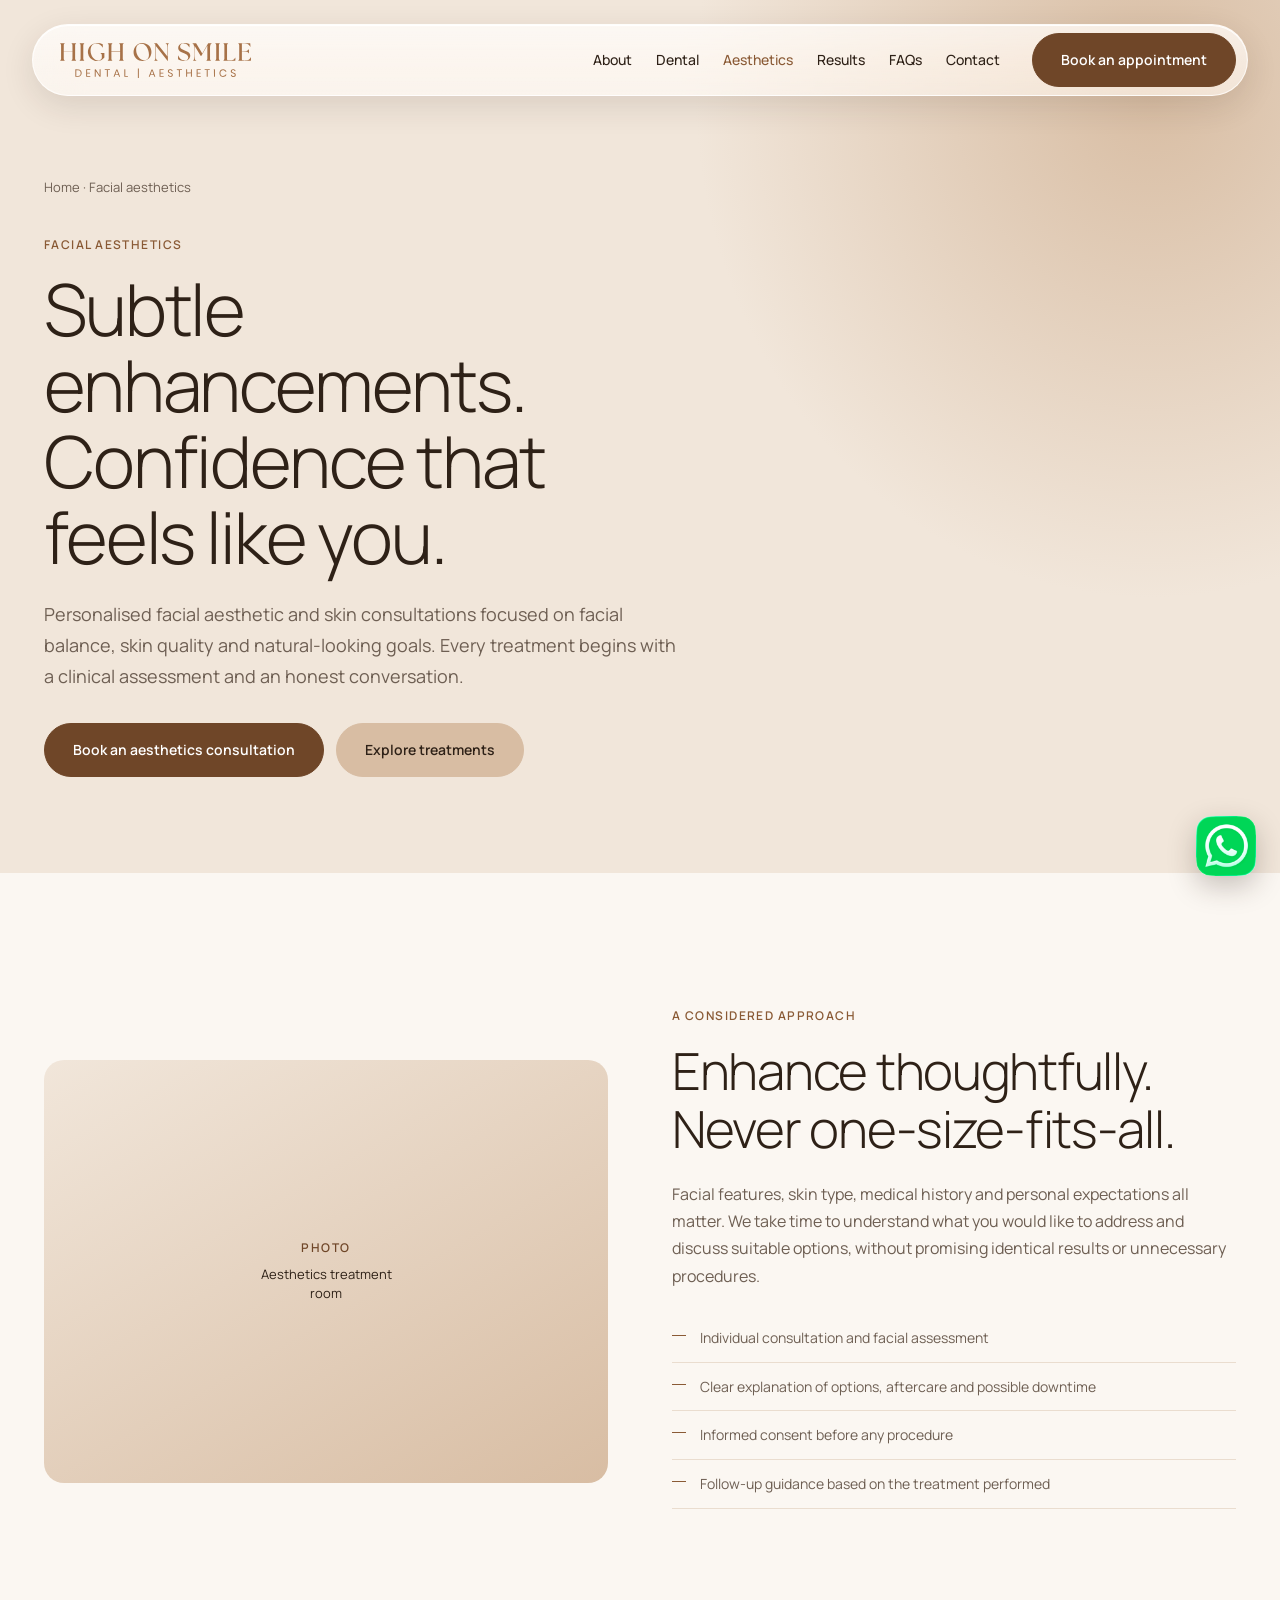
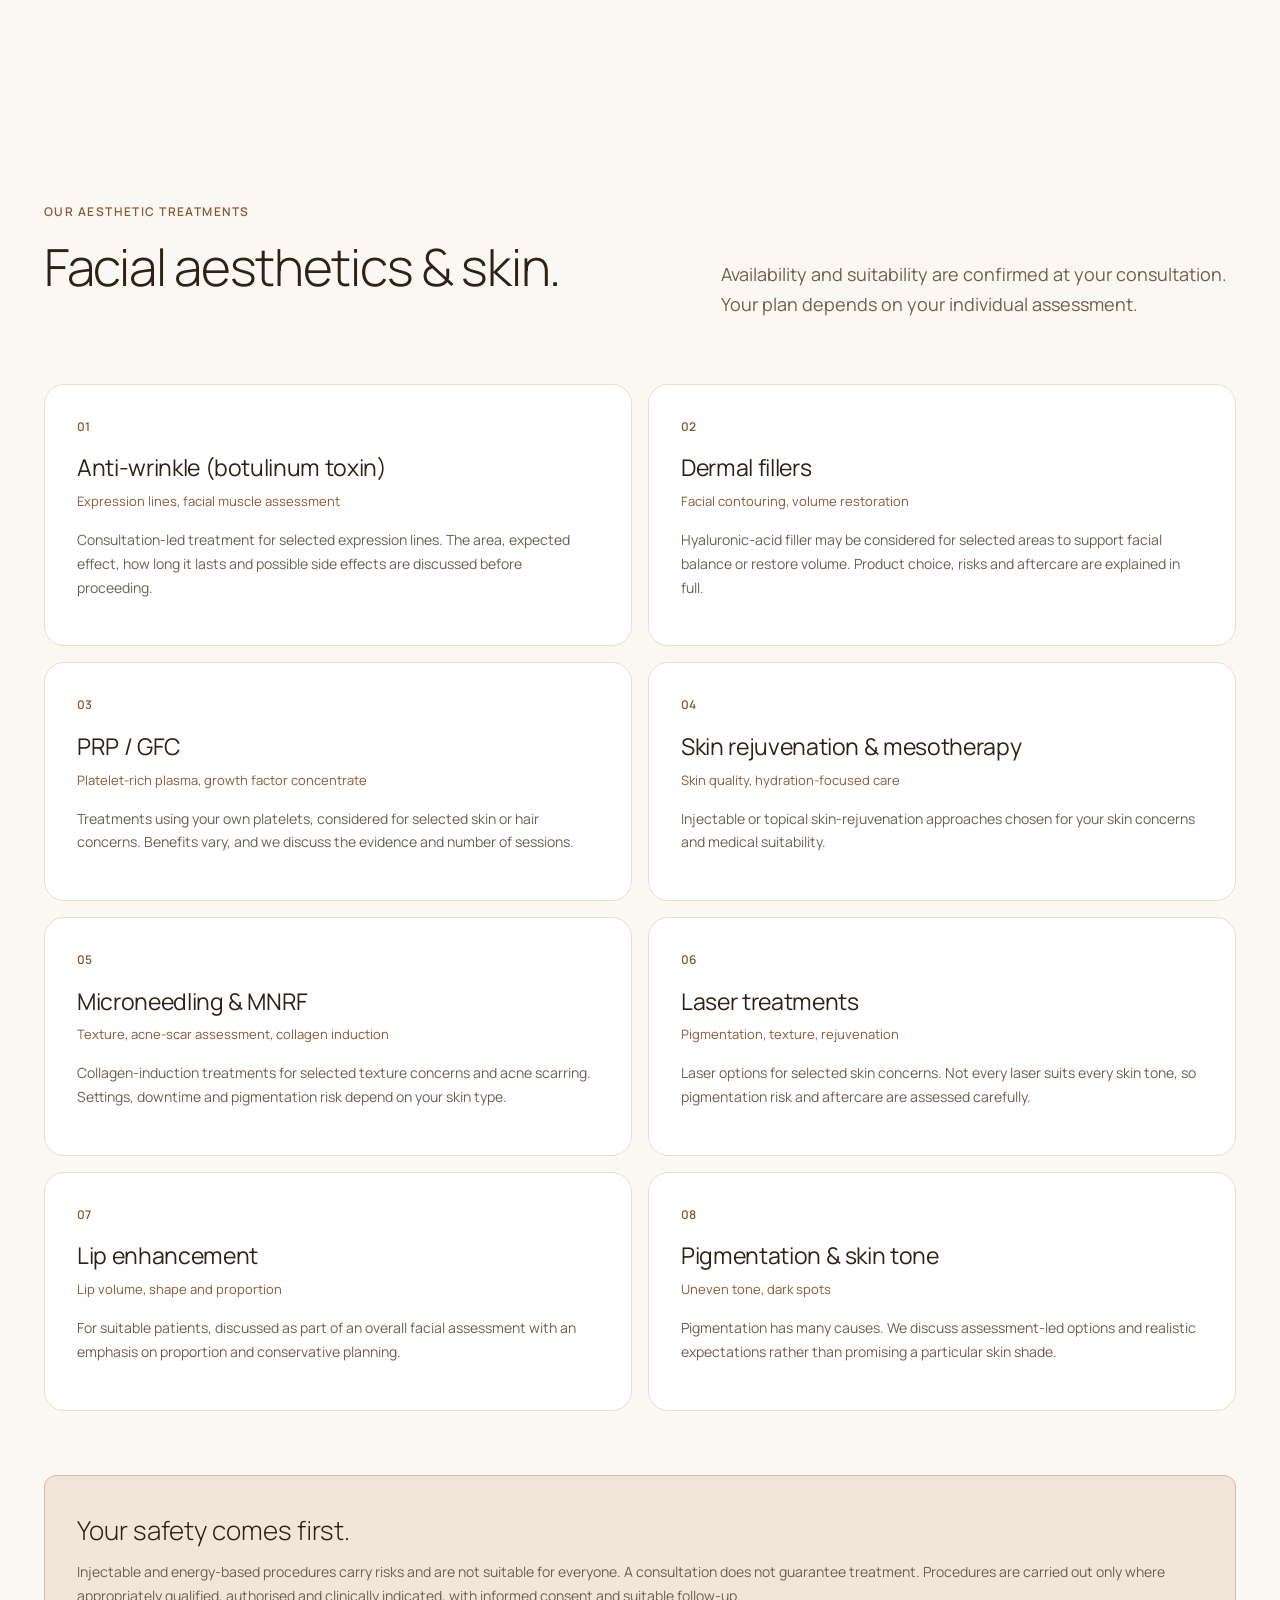
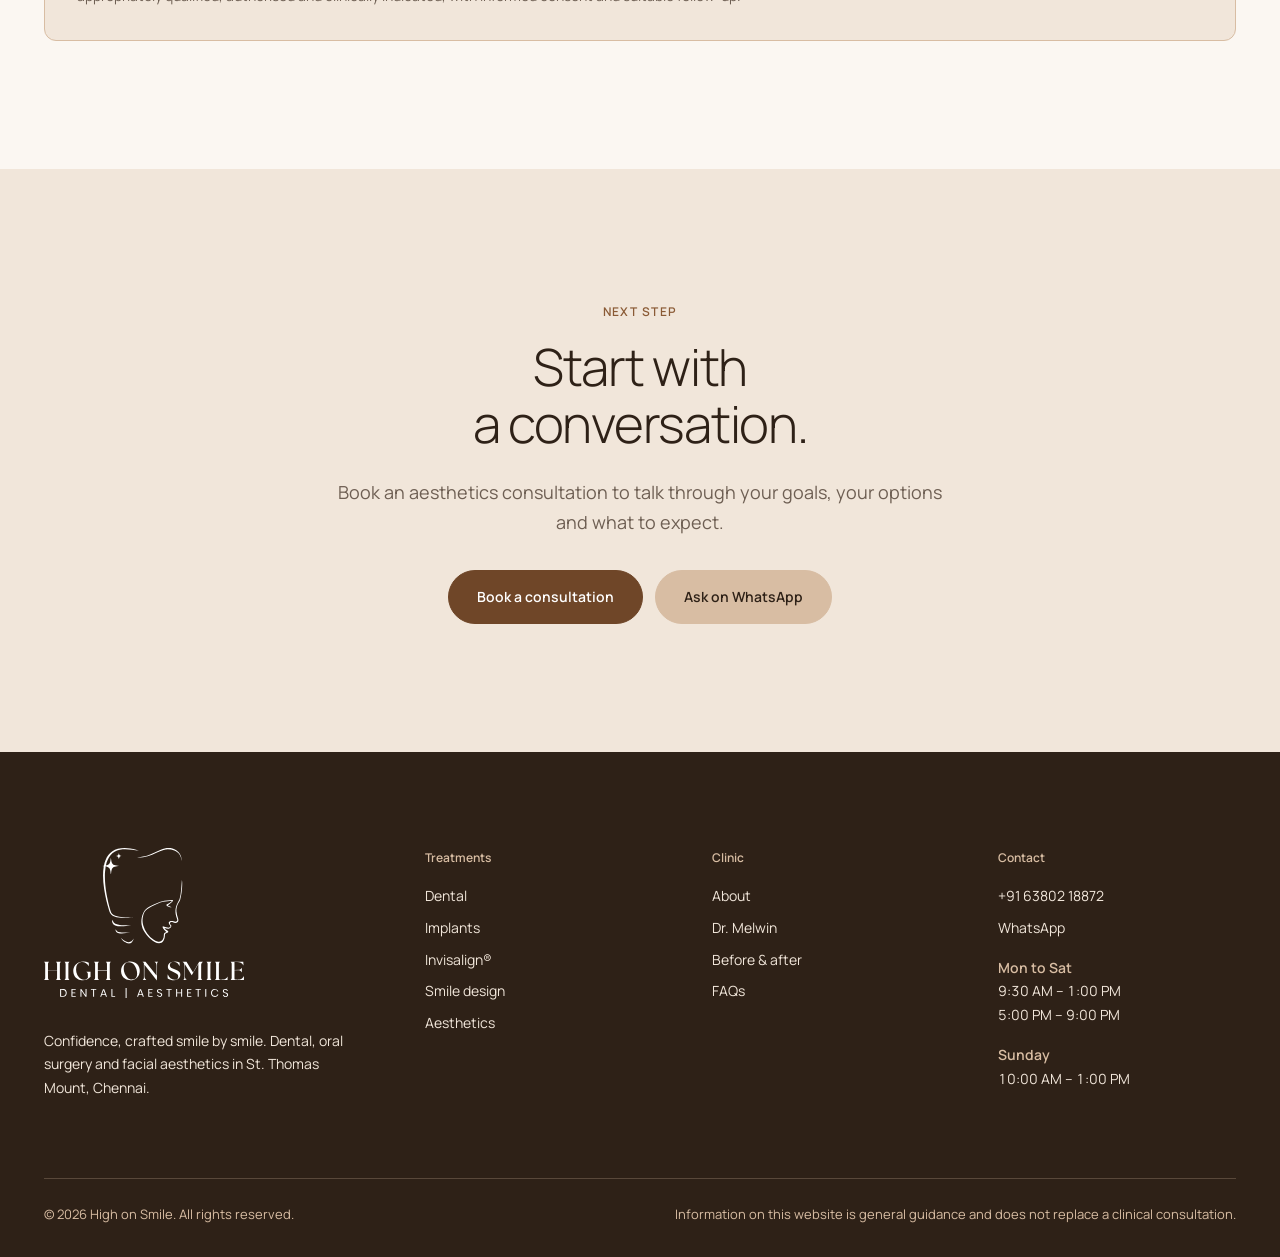
<file: aesthetics.html>
<!DOCTYPE html>
<html lang="en">
<head>
  <meta charset="UTF-8">
  <meta name="viewport" content="width=device-width, initial-scale=1.0">
  <!-- DRAFT ONLY: keeps search engines from listing this preview. Remove before the real launch. -->
  <meta name="robots" content="noindex, nofollow">
  <title>High on Smile | Facial Aesthetics &amp; Skin Treatments, Chennai</title>
  <meta name="description" content="Consultation-led facial aesthetic and skin treatments at High on Smile, St. Thomas Mount, Chennai: anti-wrinkle, fillers, PRP/GFC, MNRF, laser and more.">
  <meta name="theme-color" content="#2E2117">
  <link rel="icon" type="image/svg+xml" href="logo/favicon.svg?v=3">
  <link rel="preconnect" href="https://fonts.googleapis.com">
  <link rel="preconnect" href="https://fonts.gstatic.com" crossorigin>
  <link href="https://fonts.googleapis.com/css2?family=Manrope:wght@200;300;400;500;600;700&display=swap" rel="stylesheet">
  <link rel="stylesheet" href="styles.css?v=24">
  <script>document.documentElement.classList.add('js')</script>
</head>
<body>
<a class="skip" href="#main">Skip to content</a>

<!-- ============ HEADER ============ -->
<header class="header">
  <div class="container">
    <a class="brand" href="index.html"><img class="brand__logo" src="logo/logo-horizontal.svg" alt="High on Smile, Dental and Aesthetics, home" width="240" height="44"></a>
    <nav class="nav" aria-label="Main">
      <div class="nav__links">
        <a href="index.html#about">About</a>
        <a href="dental.html">Dental</a>
        <a href="aesthetics.html" aria-current="page">Aesthetics</a>
        <a href="index.html#results">Results</a>
        <a href="index.html#faqs">FAQs</a>
        <a href="index.html#contact">Contact</a>
      </div>
      <a class="btn" href="index.html#contact">Book an appointment</a>
      <button class="nav__toggle" id="menuOpen" aria-label="Open menu" aria-expanded="false" aria-controls="menu">
        <svg aria-hidden="true" focusable="false" viewBox="0 0 24 24" fill="none" stroke="currentColor" stroke-width="1.3"><path d="M4 7h16M4 12h16M4 17h16"/></svg>
      </button>
    </nav>
  </div>
</header>

<div class="menu" id="menu" aria-label="Menu">
  <div class="menu__top">
    <a class="brand" href="index.html"><img class="brand__logo" src="logo/logo-horizontal.svg" alt="High on Smile, Dental and Aesthetics, home" width="240" height="44"></a>
    <button class="nav__toggle" id="menuClose" aria-label="Close menu" style="display:inline-flex">
      <svg aria-hidden="true" focusable="false" viewBox="0 0 24 24" fill="none" stroke="currentColor" stroke-width="1.3"><path d="M6 6l12 12M18 6L6 18"/></svg>
    </button>
  </div>
  <nav class="menu__links">
    <a href="index.html#about">About</a>
    <a href="dental.html">Dental treatments</a>
    <a href="aesthetics.html">Aesthetics</a>
    <a href="index.html#results">Results</a>
    <a href="index.html#faqs">FAQs</a>
    <a href="index.html#contact">Contact</a>
  </nav>
  <div class="btn-row">
    <a class="btn btn--secondary" href="tel:+916380218872">Call</a>
    <a class="btn" href="index.html#contact">Book</a>
  </div>
</div>

<main id="main">

<section class="page-hero">
  <div class="container">
    <p class="crumbs"><a href="index.html">Home</a> · Facial aesthetics</p>
    <p class="eyebrow">Facial aesthetics</p>
    <h1 class="display" data-split>Subtle enhancements. <em>Confidence</em> that feels like you.</h1>
    <p class="lead">Personalised facial aesthetic and skin consultations focused on facial balance, skin quality and natural-looking goals. Every treatment begins with a clinical assessment and an honest conversation.</p>
    <div class="btn-row" style="margin-top: var(--sp-xl)">
      <a class="btn" href="index.html#contact">Book an aesthetics consultation</a>
      <a class="btn btn--secondary" href="#services">Explore treatments</a>
    </div>
  </div>
</section>

<section class="section">
  <div class="container split">
    <div class="frame frame--land reveal"><p class="frame__label"><b>Photo</b>Aesthetics treatment room</p></div>
    <div class="reveal">
      <p class="eyebrow">A considered approach</p>
      <h2 class="heading" data-split>Enhance thoughtfully. <em>Never one-size-fits-all.</em></h2>
      <p class="muted">Facial features, skin type, medical history and personal expectations all matter. We take time to understand what you would like to address and discuss suitable options, without promising identical results or unnecessary procedures.</p>
      <ul class="ticks">
        <li>Individual consultation and facial assessment</li>
        <li>Clear explanation of options, aftercare and possible downtime</li>
        <li>Informed consent before any procedure</li>
        <li>Follow-up guidance based on the treatment performed</li>
      </ul>
    </div>
  </div>
</section>

<section class="section" id="services">
  <div class="container">
    <div class="section-head section-head--split reveal">
      <div>
        <p class="eyebrow">Our aesthetic treatments</p>
        <h2 class="heading" data-split>Facial aesthetics <em>&amp; skin.</em></h2>
      </div>
      <p class="lead">Availability and suitability are confirmed at your consultation. Your plan depends on your individual assessment.</p>
    </div>
    <div class="grid grid--2 reveal">
      <article class="card"><span class="label">01</span><h3>Anti-wrinkle (botulinum toxin)</h3><p class="tags">Expression lines, facial muscle assessment</p><p>Consultation-led treatment for selected expression lines. The area, expected effect, how long it lasts and possible side effects are discussed before proceeding.</p></article>
      <article class="card"><span class="label">02</span><h3>Dermal fillers</h3><p class="tags">Facial contouring, volume restoration</p><p>Hyaluronic-acid filler may be considered for selected areas to support facial balance or restore volume. Product choice, risks and aftercare are explained in full.</p></article>
      <article class="card"><span class="label">03</span><h3>PRP / GFC</h3><p class="tags">Platelet-rich plasma, growth factor concentrate</p><p>Treatments using your own platelets, considered for selected skin or hair concerns. Benefits vary, and we discuss the evidence and number of sessions.</p></article>
      <article class="card"><span class="label">04</span><h3>Skin rejuvenation &amp; mesotherapy</h3><p class="tags">Skin quality, hydration-focused care</p><p>Injectable or topical skin-rejuvenation approaches chosen for your skin concerns and medical suitability.</p></article>
      <article class="card"><span class="label">05</span><h3>Microneedling &amp; MNRF</h3><p class="tags">Texture, acne-scar assessment, collagen induction</p><p>Collagen-induction treatments for selected texture concerns and acne scarring. Settings, downtime and pigmentation risk depend on your skin type.</p></article>
      <article class="card"><span class="label">06</span><h3>Laser treatments</h3><p class="tags">Pigmentation, texture, rejuvenation</p><p>Laser options for selected skin concerns. Not every laser suits every skin tone, so pigmentation risk and aftercare are assessed carefully.</p></article>
      <article class="card"><span class="label">07</span><h3>Lip enhancement</h3><p class="tags">Lip volume, shape and proportion</p><p>For suitable patients, discussed as part of an overall facial assessment with an emphasis on proportion and conservative planning.</p></article>
      <article class="card"><span class="label">08</span><h3>Pigmentation &amp; skin tone</h3><p class="tags">Uneven tone, dark spots</p><p>Pigmentation has many causes. We discuss assessment-led options and realistic expectations rather than promising a particular skin shade.</p></article>
    </div>

    <div class="safety reveal">
      <h3>Your safety comes first.</h3>
      <p>Injectable and energy-based procedures carry risks and are not suitable for everyone. A consultation does not guarantee treatment. Procedures are carried out only where appropriately qualified, authorised and clinically indicated, with informed consent and suitable follow-up.</p>
    </div>
  </div>
</section>

<section class="section cta">
  <div class="container reveal">
    <p class="eyebrow">Next step</p>
    <h2 class="heading" data-split>Start with a <em>conversation.</em></h2>
    <p class="lead">Book an aesthetics consultation to talk through your goals, your options and what to expect.</p>
    <div class="btn-row">
      <a class="btn" href="index.html#contact">Book a consultation</a>
      <a class="btn btn--secondary" href="https://wa.me/916380218872" target="_blank" rel="noopener">Ask on WhatsApp</a>
    </div>
  </div>
</section>

</main>

<!-- ============ FOOTER ============ -->
<footer class="footer">
  <div class="container">
    <div class="footer__grid">
      <div>
        <a class="brand brand--stacked" href="index.html"><img class="brand__logo" src="logo/logo-stacked-white.svg" alt="High on Smile, Dental and Aesthetics" width="200" height="150"></a>
        <p style="margin-top: var(--sp-lg); max-width: 34ch">Confidence, crafted smile by smile. Dental, oral surgery and facial aesthetics in St. Thomas Mount, Chennai.</p>
      </div>
      <div>
        <h3>Treatments</h3>
        <ul><li><a href="dental.html">Dental</a></li><li><a href="dental.html#implants">Implants</a></li><li><a href="dental.html#invisalign">Invisalign®</a></li><li><a href="dental.html#smile-design">Smile design</a></li><li><a href="aesthetics.html">Aesthetics</a></li></ul>
      </div>
      <div>
        <h3>Clinic</h3>
        <ul><li><a href="index.html#about">About</a></li><li><a href="index.html#doctor">Dr. Melwin</a></li><li><a href="index.html#results">Before &amp; after</a></li><li><a href="index.html#faqs">FAQs</a></li></ul>
      </div>
      <div>
        <h3>Contact</h3>
        <ul><li><a href="tel:+916380218872">+91 63802 18872</a></li><li><a href="https://wa.me/916380218872" target="_blank" rel="noopener">WhatsApp</a></li><li class="footer__hours"><strong>Mon to Sat</strong><span>9:30 AM – 1:00 PM</span><span>5:00 PM – 9:00 PM</span></li><li class="footer__hours"><strong>Sunday</strong><span>10:00 AM – 1:00 PM</span></li></ul>
      </div>
    </div>
    <div class="footer__base">
      <span>© <span id="year">2026</span> High on Smile. All rights reserved.</span>
      <span>Information on this website is general guidance and does not replace a clinical consultation.</span>
    </div>
  </div>
</footer>

<a class="wa-float" href="https://wa.me/916380218872" target="_blank" rel="noopener" aria-label="WhatsApp us" title="WhatsApp us"><img src="images/whatsapp.png" alt="" width="60" height="60"></a>
<div class="mbar">
  <a class="btn btn--secondary" href="tel:+916380218872">Call</a>
  <a class="btn" href="index.html#contact">Book</a>
</div>

<script src="main.js?v=20"></script>
</body>
</html>
</file>
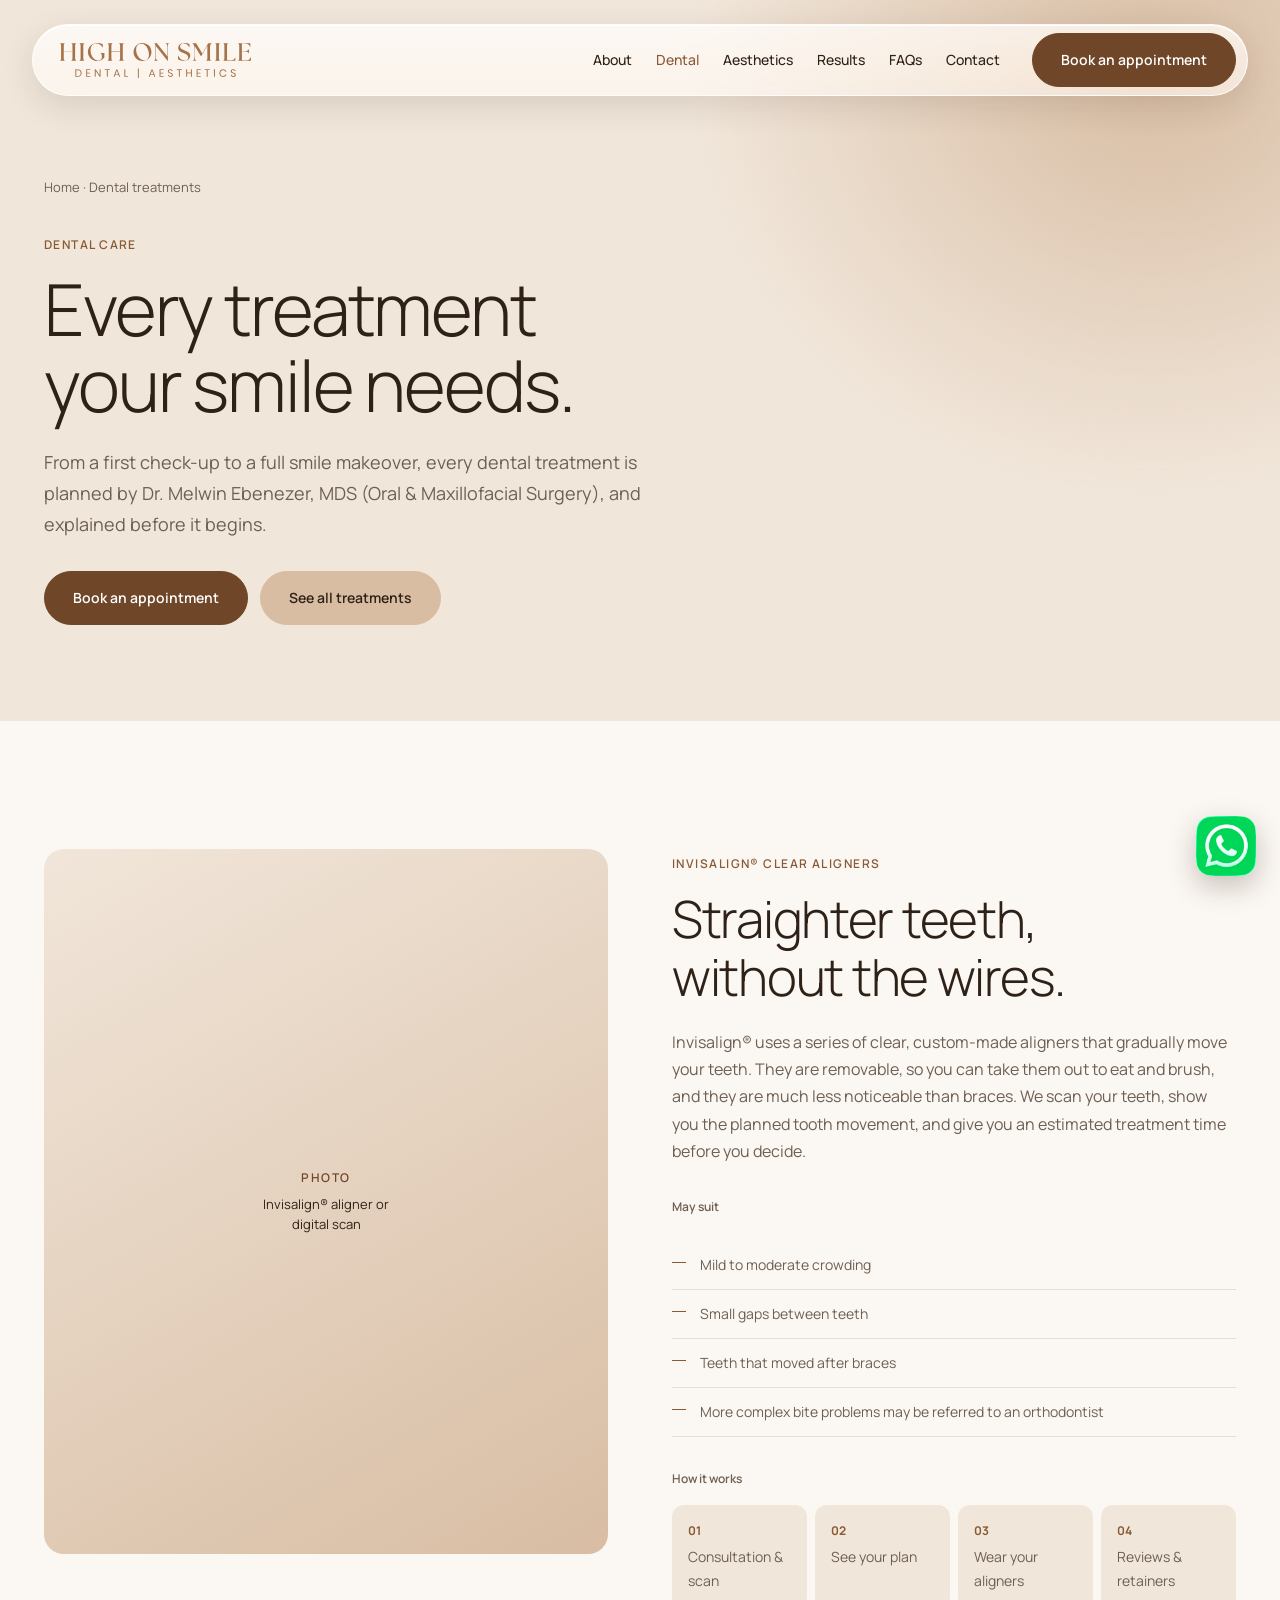
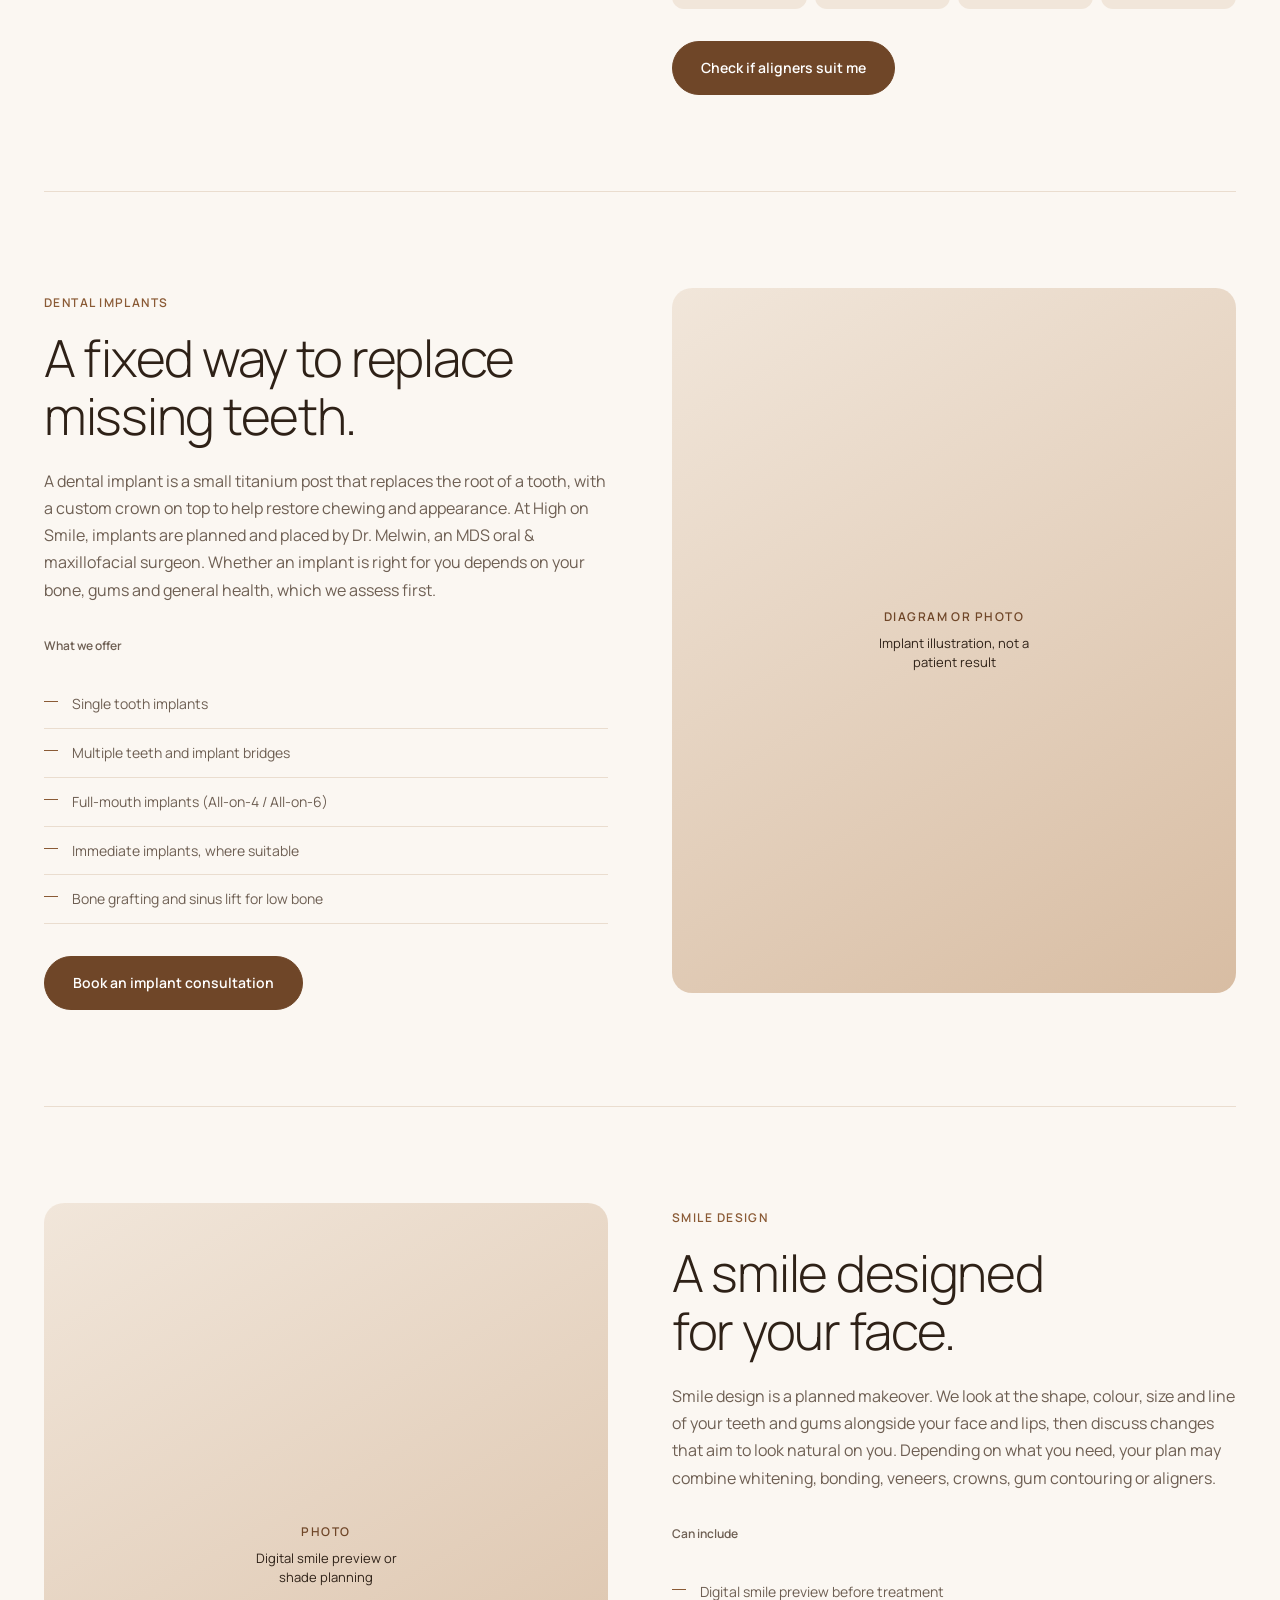
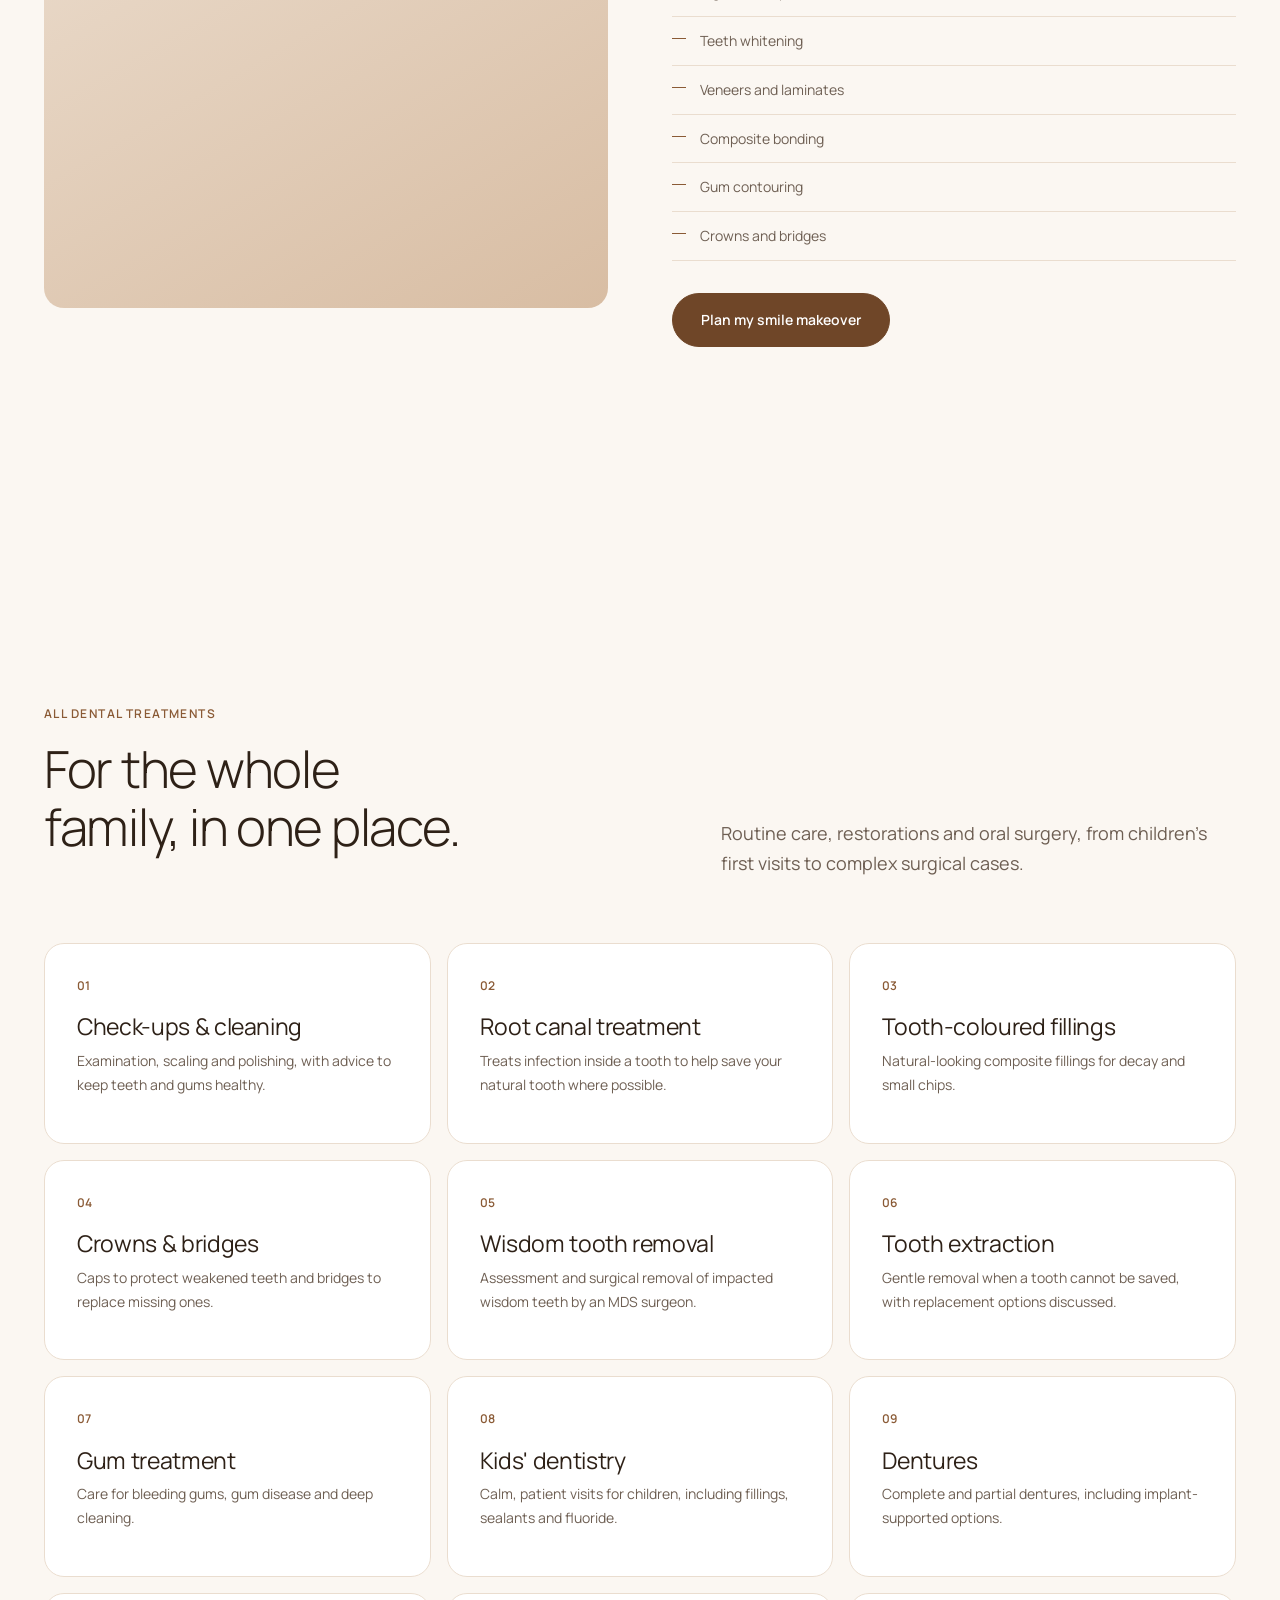
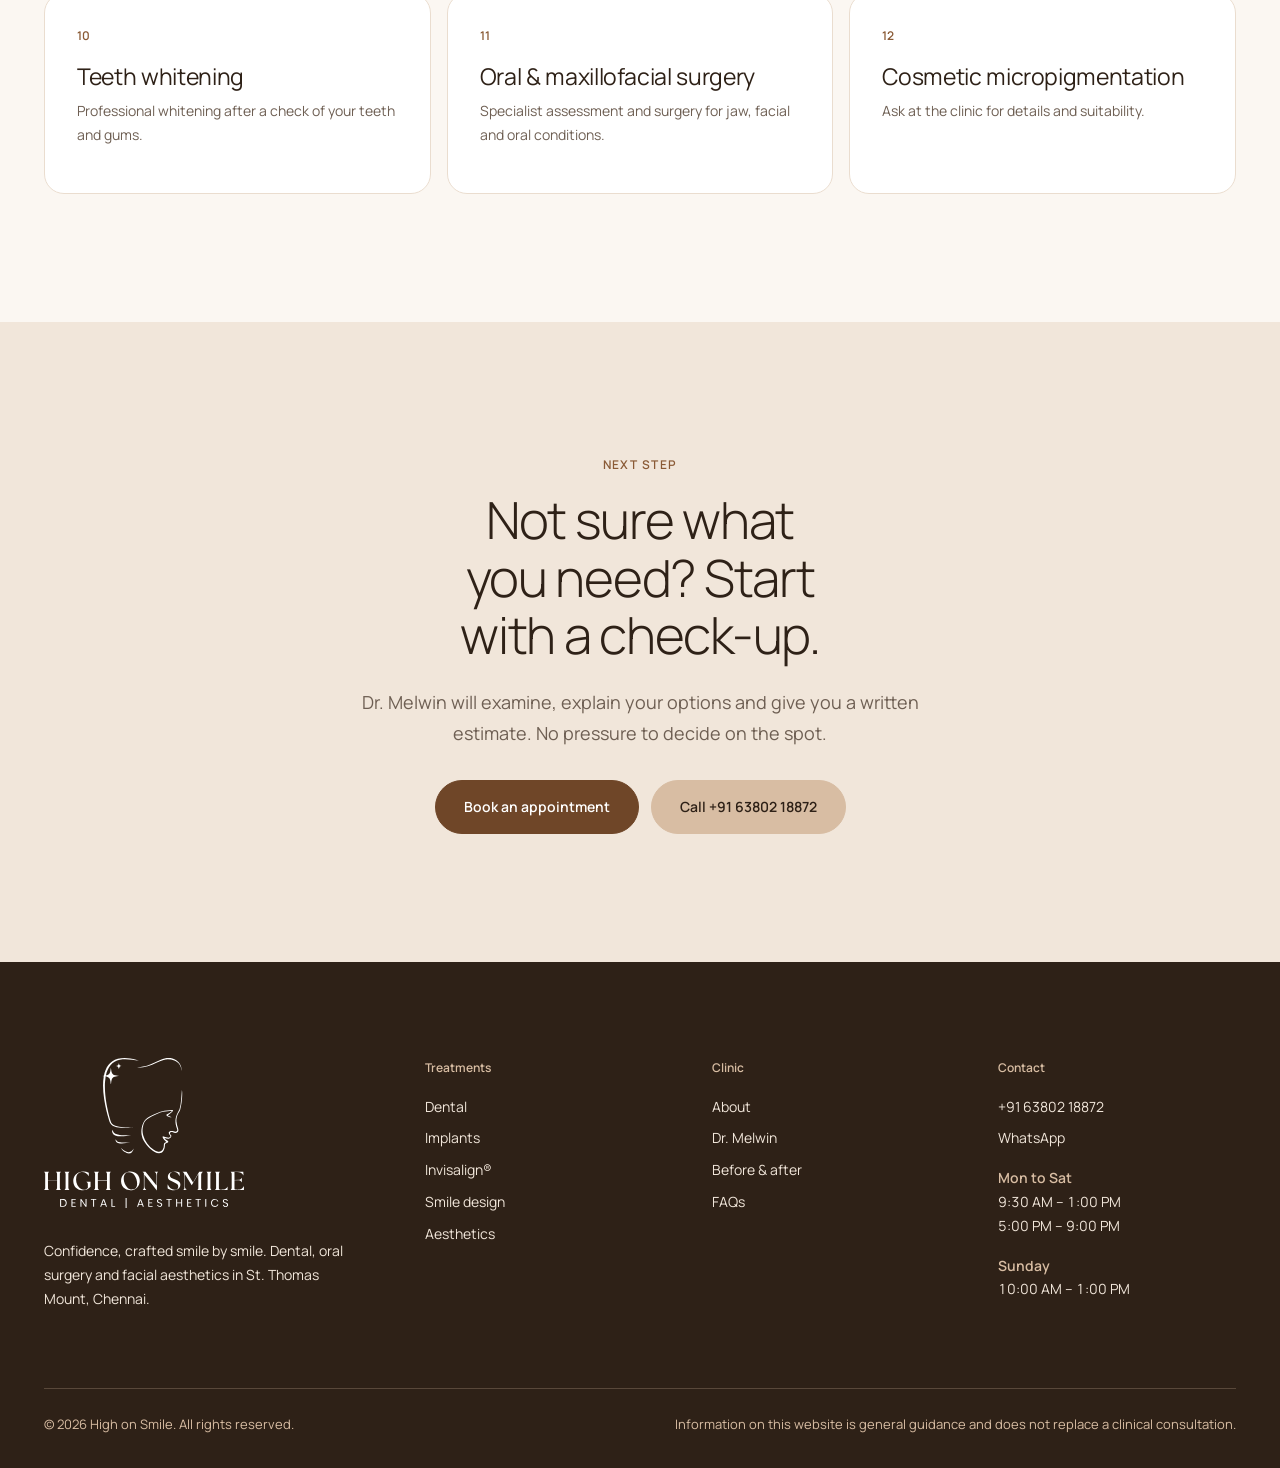
<file: dental.html>
<!DOCTYPE html>
<html lang="en">
<head>
  <meta charset="UTF-8">
  <meta name="viewport" content="width=device-width, initial-scale=1.0">
  <!-- DRAFT ONLY: keeps search engines from listing this preview. Remove before the real launch. -->
  <meta name="robots" content="noindex, nofollow">
  <title>High on Smile | Dental Treatments: Implants, Invisalign &amp; Smile Design, Chennai</title>
  <meta name="description" content="Dental implants, Invisalign clear aligners, smile design and complete family dental care at High on Smile, St. Thomas Mount, Chennai. Led by Dr. Melwin Ebenezer, MDS.">
  <meta name="theme-color" content="#2E2117">
  <link rel="icon" type="image/svg+xml" href="logo/favicon.svg?v=3">
  <link rel="preconnect" href="https://fonts.googleapis.com">
  <link rel="preconnect" href="https://fonts.gstatic.com" crossorigin>
  <link href="https://fonts.googleapis.com/css2?family=Manrope:wght@200;300;400;500;600;700&display=swap" rel="stylesheet">
  <link rel="stylesheet" href="styles.css?v=24">
  <script>document.documentElement.classList.add('js')</script>
</head>
<body>
<a class="skip" href="#main">Skip to content</a>

<!-- ============ HEADER ============ -->
<header class="header">
  <div class="container">
    <a class="brand" href="index.html"><img class="brand__logo" src="logo/logo-horizontal.svg" alt="High on Smile, Dental and Aesthetics, home" width="240" height="44"></a>
    <nav class="nav" aria-label="Main">
      <div class="nav__links">
        <a href="index.html#about">About</a>
        <a href="dental.html" aria-current="page">Dental</a>
        <a href="aesthetics.html">Aesthetics</a>
        <a href="index.html#results">Results</a>
        <a href="index.html#faqs">FAQs</a>
        <a href="index.html#contact">Contact</a>
      </div>
      <a class="btn" href="index.html#contact">Book an appointment</a>
      <button class="nav__toggle" id="menuOpen" aria-label="Open menu" aria-expanded="false" aria-controls="menu">
        <svg aria-hidden="true" focusable="false" viewBox="0 0 24 24" fill="none" stroke="currentColor" stroke-width="1.3"><path d="M4 7h16M4 12h16M4 17h16"/></svg>
      </button>
    </nav>
  </div>
</header>

<div class="menu" id="menu" aria-label="Menu">
  <div class="menu__top">
    <a class="brand" href="index.html"><img class="brand__logo" src="logo/logo-horizontal.svg" alt="High on Smile, Dental and Aesthetics, home" width="240" height="44"></a>
    <button class="nav__toggle" id="menuClose" aria-label="Close menu" style="display:inline-flex">
      <svg aria-hidden="true" focusable="false" viewBox="0 0 24 24" fill="none" stroke="currentColor" stroke-width="1.3"><path d="M6 6l12 12M18 6L6 18"/></svg>
    </button>
  </div>
  <nav class="menu__links">
    <a href="index.html#about">About</a>
    <a href="dental.html">Dental treatments</a>
    <a href="aesthetics.html">Aesthetics</a>
    <a href="index.html#results">Results</a>
    <a href="index.html#faqs">FAQs</a>
    <a href="index.html#contact">Contact</a>
  </nav>
  <div class="btn-row">
    <a class="btn btn--secondary" href="tel:+916380218872">Call</a>
    <a class="btn" href="index.html#contact">Book</a>
  </div>
</div>

<main id="main">

<section class="page-hero">
  <div class="container">
    <p class="crumbs"><a href="index.html">Home</a> · Dental treatments</p>
    <p class="eyebrow">Dental care</p>
    <h1 class="display" data-split>Every treatment your <em>smile</em> needs.</h1>
    <p class="lead">From a first check-up to a full smile makeover, every dental treatment is planned by Dr. Melwin Ebenezer, MDS (Oral &amp; Maxillofacial Surgery), and explained before it begins.</p>
    <div class="btn-row" style="margin-top: var(--sp-xl)">
      <a class="btn" href="index.html#contact">Book an appointment</a>
      <a class="btn btn--secondary" href="#all">See all treatments</a>
    </div>
  </div>
</section>

<section class="section">
  <div class="container">

    <article class="feature" id="invisalign">
      <div class="feature__media reveal"><div class="frame"><p class="frame__label"><b>Photo</b>Invisalign® aligner or digital scan</p></div></div>
      <div class="reveal">
        <p class="eyebrow">Invisalign® clear aligners</p>
        <h2 class="heading" data-split>Straighter teeth, <em>without the wires.</em></h2>
        <p class="muted">Invisalign® uses a series of clear, custom-made aligners that gradually move your teeth. They are removable, so you can take them out to eat and brush, and they are much less noticeable than braces. We scan your teeth, show you the planned tooth movement, and give you an estimated treatment time before you decide.</p>
        <p class="mini-title">May suit</p>
        <ul class="ticks">
          <li>Mild to moderate crowding</li>
          <li>Small gaps between teeth</li>
          <li>Teeth that moved after braces</li>
          <li>More complex bite problems may be referred to an orthodontist</li>
        </ul>
        <p class="mini-title">How it works</p>
        <ol class="steps-inline" style="list-style:none;padding:0">
          <li><b>01</b>Consultation &amp; scan</li>
          <li><b>02</b>See your plan</li>
          <li><b>03</b>Wear your aligners</li>
          <li><b>04</b>Reviews &amp; retainers</li>
        </ol>
        <a class="btn" href="index.html#contact">Check if aligners suit me</a>
      </div>
    </article>

    <article class="feature feature--flip" id="implants">
      <div class="feature__media reveal"><div class="frame"><p class="frame__label"><b>Diagram or photo</b>Implant illustration, not a patient result</p></div></div>
      <div class="reveal">
        <p class="eyebrow">Dental implants</p>
        <h2 class="heading" data-split>A fixed way to replace <em>missing teeth.</em></h2>
        <p class="muted">A dental implant is a small titanium post that replaces the root of a tooth, with a custom crown on top to help restore chewing and appearance. At High on Smile, implants are planned and placed by Dr. Melwin, an MDS oral &amp; maxillofacial surgeon. Whether an implant is right for you depends on your bone, gums and general health, which we assess first.</p>
        <p class="mini-title">What we offer</p>
        <ul class="ticks">
          <li>Single tooth implants</li>
          <li>Multiple teeth and implant bridges</li>
          <li>Full-mouth implants (All-on-4 / All-on-6)</li>
          <li>Immediate implants, where suitable</li>
          <li>Bone grafting and sinus lift for low bone</li>
        </ul>
        <a class="btn" href="index.html#contact">Book an implant consultation</a>
      </div>
    </article>

    <article class="feature" id="smile-design">
      <div class="feature__media reveal"><div class="frame"><p class="frame__label"><b>Photo</b>Digital smile preview or shade planning</p></div></div>
      <div class="reveal">
        <p class="eyebrow">Smile design</p>
        <h2 class="heading" data-split>A smile designed <em>for your face.</em></h2>
        <p class="muted">Smile design is a planned makeover. We look at the shape, colour, size and line of your teeth and gums alongside your face and lips, then discuss changes that aim to look natural on you. Depending on what you need, your plan may combine whitening, bonding, veneers, crowns, gum contouring or aligners.</p>
        <p class="mini-title">Can include</p>
        <ul class="ticks">
          <li>Digital smile preview before treatment</li>
          <li>Teeth whitening</li>
          <li>Veneers and laminates</li>
          <li>Composite bonding</li>
          <li>Gum contouring</li>
          <li>Crowns and bridges</li>
        </ul>
        <a class="btn" href="index.html#contact">Plan my smile makeover</a>
      </div>
    </article>

  </div>
</section>

<section class="section" id="all">
  <div class="container">
    <div class="section-head section-head--split reveal">
      <div>
        <p class="eyebrow">All dental treatments</p>
        <h2 class="heading" data-split>For the whole family, <em>in one place.</em></h2>
      </div>
      <p class="lead">Routine care, restorations and oral surgery, from children’s first visits to complex surgical cases.</p>
    </div>
    <div class="grid grid--3 reveal">
      <article class="card"><span class="label">01</span><h3>Check-ups &amp; cleaning</h3><p>Examination, scaling and polishing, with advice to keep teeth and gums healthy.</p></article>
      <article class="card"><span class="label">02</span><h3>Root canal treatment</h3><p>Treats infection inside a tooth to help save your natural tooth where possible.</p></article>
      <article class="card"><span class="label">03</span><h3>Tooth-coloured fillings</h3><p>Natural-looking composite fillings for decay and small chips.</p></article>
      <article class="card"><span class="label">04</span><h3>Crowns &amp; bridges</h3><p>Caps to protect weakened teeth and bridges to replace missing ones.</p></article>
      <article class="card"><span class="label">05</span><h3>Wisdom tooth removal</h3><p>Assessment and surgical removal of impacted wisdom teeth by an MDS surgeon.</p></article>
      <article class="card"><span class="label">06</span><h3>Tooth extraction</h3><p>Gentle removal when a tooth cannot be saved, with replacement options discussed.</p></article>
      <article class="card"><span class="label">07</span><h3>Gum treatment</h3><p>Care for bleeding gums, gum disease and deep cleaning.</p></article>
      <article class="card"><span class="label">08</span><h3>Kids' dentistry</h3><p>Calm, patient visits for children, including fillings, sealants and fluoride.</p></article>
      <article class="card"><span class="label">09</span><h3>Dentures</h3><p>Complete and partial dentures, including implant-supported options.</p></article>
      <article class="card"><span class="label">10</span><h3>Teeth whitening</h3><p>Professional whitening after a check of your teeth and gums.</p></article>
      <article class="card"><span class="label">11</span><h3>Oral &amp; maxillofacial surgery</h3><p>Specialist assessment and surgery for jaw, facial and oral conditions.</p></article>
      <article class="card"><span class="label">12</span><h3>Cosmetic micropigmentation</h3><p>Ask at the clinic for details and suitability.</p></article>
    </div>
  </div>
</section>

<section class="section cta">
  <div class="container reveal">
    <p class="eyebrow">Next step</p>
    <h2 class="heading" data-split>Not sure what you need? <em>Start with a check-up.</em></h2>
    <p class="lead">Dr. Melwin will examine, explain your options and give you a written estimate. No pressure to decide on the spot.</p>
    <div class="btn-row">
      <a class="btn" href="index.html#contact">Book an appointment</a>
      <a class="btn btn--secondary" href="tel:+916380218872">Call +91 63802 18872</a>
    </div>
  </div>
</section>

</main>

<!-- ============ FOOTER ============ -->
<footer class="footer">
  <div class="container">
    <div class="footer__grid">
      <div>
        <a class="brand brand--stacked" href="index.html"><img class="brand__logo" src="logo/logo-stacked-white.svg" alt="High on Smile, Dental and Aesthetics" width="200" height="150"></a>
        <p style="margin-top: var(--sp-lg); max-width: 34ch">Confidence, crafted smile by smile. Dental, oral surgery and facial aesthetics in St. Thomas Mount, Chennai.</p>
      </div>
      <div>
        <h3>Treatments</h3>
        <ul><li><a href="dental.html">Dental</a></li><li><a href="dental.html#implants">Implants</a></li><li><a href="dental.html#invisalign">Invisalign®</a></li><li><a href="dental.html#smile-design">Smile design</a></li><li><a href="aesthetics.html">Aesthetics</a></li></ul>
      </div>
      <div>
        <h3>Clinic</h3>
        <ul><li><a href="index.html#about">About</a></li><li><a href="index.html#doctor">Dr. Melwin</a></li><li><a href="index.html#results">Before &amp; after</a></li><li><a href="index.html#faqs">FAQs</a></li></ul>
      </div>
      <div>
        <h3>Contact</h3>
        <ul><li><a href="tel:+916380218872">+91 63802 18872</a></li><li><a href="https://wa.me/916380218872" target="_blank" rel="noopener">WhatsApp</a></li><li class="footer__hours"><strong>Mon to Sat</strong><span>9:30 AM – 1:00 PM</span><span>5:00 PM – 9:00 PM</span></li><li class="footer__hours"><strong>Sunday</strong><span>10:00 AM – 1:00 PM</span></li></ul>
      </div>
    </div>
    <div class="footer__base">
      <span>© <span id="year">2026</span> High on Smile. All rights reserved.</span>
      <span>Information on this website is general guidance and does not replace a clinical consultation.</span>
    </div>
  </div>
</footer>

<a class="wa-float" href="https://wa.me/916380218872" target="_blank" rel="noopener" aria-label="WhatsApp us" title="WhatsApp us"><img src="images/whatsapp.png" alt="" width="60" height="60"></a>
<div class="mbar">
  <a class="btn btn--secondary" href="tel:+916380218872">Call</a>
  <a class="btn" href="index.html#contact">Book</a>
</div>

<script src="main.js?v=20"></script>
</body>
</html>
</file>
<file: styles.css>
/* ==========================================================
   High on Smile: site styles
   Light "brand bronze" theme. Large light headlines, rounded cards,
   pill buttons and soft scroll transitions.
   Add data-theme="sand" to a section for a warmer background.
   Logo artwork lives in logo/ (from Recived From Melwin/Logo-WorkFile.ai).
   ========================================================== */

:root {
  /* Brand palette */
  --logo-bronze: #A77248;
  --deep-bronze: #8A5A35;
  --dark-bronze: #6F4628;
  --espresso: #2E2117;
  --mocha: #6E5F53;
  --champagne: #D8BDA3;
  --sand: #F1E6DA;
  --ivory: #FBF7F2;
  --white: #FFFFFF;

  --font-display: "Manrope", system-ui, -apple-system, "Segoe UI", sans-serif;
  --font-body: "Manrope", system-ui, -apple-system, "Segoe UI", sans-serif;

  --display: clamp(42px, 5.6vw, 76px);
  --heading: clamp(32px, 4vw, 52px);
  --subheading: 28px;
  --body: 16px;
  --body-sm: 14px;
  --caption: 13px;
  --label: 12px;

  --background: var(--ivory);
  --bg: var(--background);
  --surface1: var(--white);
  --surface2: var(--sand);
  --border: #EADDCF;
  --border-visible: var(--champagne);
  --header-bg: linear-gradient(180deg, rgba(255, 255, 255, 0.72), rgba(255, 255, 255, 0.56));
  --text1: var(--espresso);
  --text2: var(--mocha);
  --text3: var(--mocha);
  --accent: var(--deep-bronze);
  --success: #3F7A56;
  --error: #A3362A;

  --sp-xs: 4px; --sp-sm: 8px; --sp-md: 16px; --sp-lg: 24px;
  --sp-xl: 32px; --sp-2xl: 48px; --sp-3xl: 64px; --sp-4xl: 96px; --sp-section: 128px;

  --r-control: 12px;
  --r-card: 20px;
  --r-pill: 999px;

  --ease: cubic-bezier(0.2, 0.7, 0.2, 1);
  --dur-fast: 220ms;
  --dur: 420ms;

  --max: 1240px;
  --gutter: 24px;
}

[data-theme="sand"] { --background: var(--sand); --surface2: var(--ivory); background: var(--sand); }

/* ---------- Base ---------- */
*, *::before, *::after { box-sizing: border-box; }
html { scroll-behavior: smooth; scroll-padding-top: 96px; overflow-x: clip; }
body {
  margin: 0;
  overflow-x: clip;
  background: var(--bg);
  color: var(--text1);
  font-family: var(--font-body);
  font-size: var(--body);
  line-height: 1.7;
  -webkit-font-smoothing: antialiased;
  color-scheme: light;
}
img { max-width: 100%; display: block; }
a { color: inherit; text-decoration: none; }
p { margin: 0 0 1em; }
ul { margin: 0; padding: 0; list-style: none; }
h1, h2, h3, h4 { font-family: var(--font-display); font-weight: 300; margin: 0; color: var(--text1); text-wrap: balance; overflow-wrap: break-word; min-width: 0; }
em { font-style: normal; color: inherit; }
:focus-visible { outline: 2px solid var(--accent); outline-offset: 3px; }

.skip { position: absolute; left: -999px; top: 8px; background: var(--dark-bronze); color: var(--white); padding: 8px 16px; z-index: 100; }
.skip:focus { left: 8px; }

.container { width: 100%; max-width: var(--max); margin: 0 auto; padding: 0 var(--gutter); }
.section { padding: var(--sp-section) 0; position: relative; }
.section--tight { padding: var(--sp-4xl) 0; }
.section--rule { border-top: 0; }

/* ---------- Type helpers ---------- */
.eyebrow {
  display: inline-flex; align-items: center; gap: 12px;
  font-size: var(--label); font-weight: 600; letter-spacing: 0.12em; text-transform: uppercase;
  color: var(--accent); margin: 0 0 var(--sp-md);
}
.display { font-size: var(--display); line-height: 1.06; letter-spacing: -0.03em; }
.heading { font-size: var(--heading); line-height: 1.12; letter-spacing: -0.025em; }
.subheading { font-size: var(--subheading); line-height: 1.2; font-weight: 400; }
.lead { font-size: 18px; color: var(--text2); max-width: 58ch; }
.muted { color: var(--text2); }
.caption { font-size: var(--caption); color: var(--text3); }
.label { font-size: var(--label); font-weight: 600; color: var(--accent); }

.section-head { max-width: 720px; margin-bottom: var(--sp-3xl); }
.section-head .heading { margin-bottom: var(--sp-lg); }
.section-head--split { max-width: none; display: grid; grid-template-columns: 1.1fr 0.9fr; gap: var(--sp-2xl); align-items: end; }
.section-head--split .lead { margin: 0; }

/* ---------- Buttons ---------- */
.btn {
  position: relative; isolation: isolate; overflow: hidden;
  display: inline-flex; align-items: center; justify-content: center; gap: 8px;
  min-height: 48px; padding: 14px 28px; white-space: nowrap;
  font-family: var(--font-body); font-size: var(--body-sm); font-weight: 600;
  border: 1px solid var(--dark-bronze); border-radius: var(--r-pill);
  background: var(--dark-bronze); color: var(--white);
  cursor: pointer; transition: color var(--dur) var(--ease), border-color var(--dur) var(--ease), transform var(--dur-fast) var(--ease);
}
.btn::before { content: ""; position: absolute; inset: 0; z-index: -1; background: var(--espresso); transform: translateY(101%); transition: transform var(--dur) var(--ease); }
.btn:hover::before { transform: none; }
.btn:hover { border-color: var(--espresso); }
.btn:active { transform: translateY(1px); }
.btn:disabled, .btn[aria-disabled="true"] { opacity: 0.5; cursor: not-allowed; pointer-events: none; }
.btn--secondary { background: var(--champagne); color: var(--espresso); border-color: var(--champagne); }
.btn--secondary:hover { color: var(--white); }
.btn svg { width: 16px; height: 16px; }
.btn-row { display: flex; flex-wrap: wrap; gap: 12px; }

.link {
  display: inline-flex; align-items: center; gap: 8px;
  font-size: var(--body-sm); font-weight: 600; color: var(--accent);
  background-image: linear-gradient(currentColor, currentColor); background-size: 30% 1px; background-repeat: no-repeat; background-position: 0 100%;
  padding-bottom: 4px; transition: background-size var(--dur) var(--ease);
}
.link:hover { background-size: 100% 1px; }
.link:active { opacity: 0.8; }

.i { width: 18px; height: 18px; flex: none; }

/* ---------- Top bar + header ---------- */

.header { position: sticky; top: 12px; z-index: 50; height: 0; }
.header .container { display: flex; align-items: center; justify-content: space-between; min-height: 72px; gap: var(--sp-lg); position: relative; transform: translateY(12px); }
.header .container::before {
  content: ""; position: absolute; inset: 0 12px; z-index: -1; border-radius: var(--r-pill);
  background: var(--header-bg); backdrop-filter: blur(24px) saturate(160%); -webkit-backdrop-filter: blur(24px) saturate(160%);
  border: 1px solid rgba(255, 255, 255, 0.75); box-shadow: inset 0 1px 0 rgba(255, 255, 255, 0.9), 0 10px 32px rgba(46, 33, 23, 0.12);
}
.header .container { padding-left: 40px; padding-right: 24px; }
.brand { display: inline-flex; align-items: center; line-height: 0; }
.brand__logo { display: block; height: 35px; width: auto; }
.brand--stacked .brand__logo { height: auto; width: 200px; }
.nav { display: flex; align-items: center; gap: var(--sp-xl); }
.nav__links { display: flex; gap: var(--sp-lg); }
.nav__links a { font-size: var(--body-sm); font-weight: 500; color: var(--text1); transition: color var(--dur-fast) var(--ease); }
.nav__links a:hover, .nav__links a[aria-current="page"] { color: var(--accent); }
.nav__toggle { display: none; background: none; border: 1px solid var(--border-visible); border-radius: var(--r-pill); width: 46px; height: 46px; color: var(--text1); cursor: pointer; align-items: center; justify-content: center; }
.nav__toggle svg { width: 20px; height: 20px; }

.menu {
  position: fixed; inset: 0; z-index: 60; background: var(--bg);
  display: flex; flex-direction: column; padding: 24px var(--gutter) 40px;
  transform: translateY(-100%); visibility: hidden; transition: transform var(--dur) var(--ease), visibility var(--dur);
}
.menu.is-open { transform: none; visibility: visible; }
.menu__top { display: flex; justify-content: space-between; align-items: center; margin-bottom: var(--sp-2xl); }
.menu__links a { display: block; font-weight: 300; font-size: 32px; line-height: 1.25; padding: 8px 0; border-bottom: 1px solid var(--border); }
.menu__links a:hover { color: var(--accent); }
.menu .btn-row { margin-top: auto; }
.menu .btn { flex: 1; }

/* ---------- Hero ---------- */
.hero { position: relative; overflow: hidden; display: flex; min-height: max(640px, 100svh); padding: 132px 0 var(--sp-2xl);
  background: radial-gradient(60% 80% at 82% 20%, var(--sand), transparent 70%), var(--ivory); }
/* Clinic photo behind the homepage hero, at 20% opacity */
.hero::before { content: ""; position: absolute; inset: 0; background: url(images/hero-clinic.webp) center / cover no-repeat; opacity: 0.2; pointer-events: none; }
.hero__media { position: absolute; right: 0; bottom: 0; width: 48%; height: calc(100% - 112px); display: flex; align-items: flex-end; justify-content: center; }
.portrait { position: relative; width: min(100%, calc((max(640px, 100svh) - 112px) * 1122 / 1402)); aspect-ratio: 1122 / 1402; touch-action: pan-y; }
.portrait img, .portrait canvas { position: absolute; inset: 0; width: 100%; height: 100%; }
.portrait canvas { pointer-events: none; }
/* Once the ripple is ready, its canvas takes the place of the still photo, at the same 20% opacity */
.hero__water { position: absolute; top: 0; left: 0; width: 100%; height: 100%; pointer-events: none; opacity: 0.2; visibility: hidden; }
.hero.has-water .hero__water { visibility: visible; }
.hero.has-water::before { display: none; }
.hero > .container { position: relative; display: flex; flex-direction: column; justify-content: space-between; gap: var(--sp-2xl); }
.hero__copy { max-width: 620px; margin-block: auto; }
.hero__copy .display { margin-bottom: var(--sp-lg); }
.hero__copy .lead { margin-bottom: 0; max-width: 46ch; }
.hero__foot { display: flex; justify-content: space-between; align-items: flex-end; gap: var(--sp-xl); }
.hero__meta { display: flex; flex-wrap: wrap; gap: var(--sp-sm) var(--sp-xl); margin-bottom: var(--sp-lg); padding-bottom: var(--sp-md); border-bottom: 1px solid var(--border-visible); }
.hero__meta div { font-size: var(--caption); color: var(--text2); }
.hero__meta strong { display: block; color: var(--text1); font-weight: 600; }
.status-dot { display: inline-block; width: 8px; height: 8px; border-radius: var(--r-pill); background: var(--success); margin-right: 8px; vertical-align: middle; }

.page-hero { padding: 176px 0 var(--sp-4xl); position: relative; overflow: hidden; background: radial-gradient(55% 90% at 90% 10%, var(--champagne), transparent 65%), var(--sand); }
.page-hero .container { position: relative; }
.page-hero .display { max-width: 16ch; margin-bottom: var(--sp-lg); }
.crumbs { font-size: var(--caption); color: var(--text3); margin-bottom: var(--sp-xl); }
.crumbs a:hover { color: var(--accent); }

/* ---------- Photo frame ---------- */
.frame {
  position: relative; background: linear-gradient(150deg, var(--sand), var(--champagne)); border-radius: var(--r-card);
  display: flex; align-items: center; justify-content: center; text-align: center; overflow: hidden;
  aspect-ratio: 4 / 5; color: var(--espresso);
}
.frame--land { aspect-ratio: 4 / 3; }
.frame--square { aspect-ratio: 1 / 1; }
.frame--wide { aspect-ratio: 21 / 9; }
.frame__label { position: relative; max-width: 24ch; font-size: var(--caption); line-height: 1.5; padding: 0 var(--sp-md); margin: 0; }
.frame__label b { display: block; font-size: var(--label); font-weight: 600; letter-spacing: 0.12em; text-transform: uppercase; color: var(--dark-bronze); margin-bottom: 8px; }
.frame img { position: absolute; inset: 0; width: 100%; height: 100%; object-fit: cover; }

/* ---------- Statement ---------- */
.statement { text-align: center; background: var(--white); }
.statement .heading { max-width: 18ch; margin: 0 auto var(--sp-lg); }
.statement .lead { margin: 0 auto var(--sp-xl); max-width: 52ch; }
.statement .btn-row { justify-content: center; }

/* ---------- Services: sideways cards ---------- */
.hs { background: var(--ivory); padding: var(--sp-4xl) 0; }
.hs__head { display: grid; grid-template-columns: 1.4fr 0.6fr; gap: var(--sp-2xl); align-items: end; margin-bottom: var(--sp-2xl); }
.hs__head .heading { max-width: 19ch; }
.hs__head p:last-child { margin: 0; font-size: var(--body-sm); color: var(--text2); }
.hs__track { display: flex; gap: var(--sp-md); overflow-x: auto; scroll-snap-type: x mandatory; scroll-padding-inline: max(var(--gutter), calc((100% - var(--max)) / 2 + var(--gutter))); padding: 0 max(var(--gutter), calc((100% - var(--max)) / 2 + var(--gutter))) var(--sp-md); scrollbar-width: thin; }
.svc { position: relative; flex: 0 0 min(380px, 82vw); height: clamp(420px, 56svh, 520px); scroll-snap-align: start; border-radius: var(--r-card); overflow: hidden; display: flex; flex-direction: column; padding: var(--sp-xl); background: var(--dark-bronze); color: var(--white); }
.svc h3 { color: inherit; font-size: 28px; line-height: 1.2; letter-spacing: -0.02em; margin-bottom: 12px; }
.svc__num { font-size: var(--label); font-weight: 600; margin-bottom: var(--sp-sm); }
.svc p { font-size: var(--body-sm); margin: 0; }
.svc__list { margin-top: auto; }
.svc__list li { border-top: 1px solid currentColor; border-color: rgba(46, 33, 23, 0.18); }
.svc__list a { display: flex; justify-content: space-between; padding: 12px 0; font-size: var(--body-sm); font-weight: 500; }
.svc__list a::after { content: "\2197"; transition: transform var(--dur-fast) var(--ease); }
.svc__list a:hover::after { transform: translate(3px, -3px); }
.svc__more { margin-top: auto; display: flex; justify-content: space-between; align-items: center; font-size: var(--body-sm); font-weight: 600; }
.svc__more i { font-style: normal; display: grid; place-items: center; width: 52px; height: 52px; border-radius: var(--r-pill); border: 1px solid currentColor; transition: background var(--dur) var(--ease), color var(--dur) var(--ease), transform var(--dur) var(--ease); }
.svc:hover .svc__more i { background: var(--ivory); color: var(--espresso); transform: rotate(45deg); }
.svc__more::after { content: ""; position: absolute; inset: 0; }
.svc--champagne { background: var(--champagne); color: var(--espresso); }
.svc--sand { background: var(--sand); color: var(--espresso); }
.svc--espresso { background: var(--espresso); }
.svc--photo { background: linear-gradient(180deg, var(--espresso) 0%, var(--deep-bronze) 55%, var(--espresso) 100%); }
.svc--photo img { position: absolute; inset: 0; width: 100%; height: 100%; object-fit: cover; transition: transform 900ms var(--ease); }
.svc--photo:hover img { transform: scale(1.06); }
.svc--photo > :not(img) { position: relative; }
.svc--photo .svc__more { position: static; }
.svc__ph { margin: auto !important; text-align: center; max-width: 22ch; border: 1px dashed var(--champagne); border-radius: var(--r-control); padding: var(--sp-md); }
.hs-pin .hs { height: calc(100svh + var(--travel, 0px)); padding: 0; }
.hs-pin .hs__stick { position: sticky; top: 0; height: 100svh; display: flex; flex-direction: column; justify-content: center; padding-top: 72px; overflow: hidden; }
.hs-pin .hs__track { overflow: visible; scroll-snap-type: none; width: max-content; padding-bottom: 0; padding-left: var(--edge); padding-right: var(--edge); will-change: transform; }
.hs-pin .hs__head { margin-bottom: var(--sp-xl); }

/* ---------- Wide photo ---------- */
.wide { padding: var(--sp-lg) 0; }
.wide .frame { aspect-ratio: 21 / 9; }
/* On wide screens the interior panel fills the window, so it covers the treatments completely */
@media (min-width: 901px) {
  .wide { padding: 108px 0 var(--sp-lg); }
  .wide .frame { aspect-ratio: auto; height: calc(100svh - 108px - var(--sp-lg)); min-height: 420px; }
}
.wide .frame img { transform: scale(var(--zoom, 1)); }

/* ---------- About numbers ---------- */
.about-stats { display: grid; grid-template-columns: 0.8fr 1.2fr; gap: var(--sp-3xl); align-items: start; }
.stats { display: grid; grid-template-columns: 1fr 1fr; gap: var(--sp-xl) 0; }
.stats div { padding: 0 var(--sp-lg); border-left: 1px solid var(--border-visible); }
.stats div:nth-child(odd) { border-left: 0; padding-left: 0; }
.stats strong { display: block; font-size: clamp(40px, 4.4vw, 60px); font-weight: 300; line-height: 1.1; letter-spacing: -0.03em; font-variant-numeric: tabular-nums; white-space: nowrap; }
.stats span { font-size: var(--caption); color: var(--text2); display: block; }
.ink { font-size: clamp(22px, 2.4vw, 31px); font-weight: 300; line-height: 1.45; letter-spacing: -0.015em; }
.ink .w { transition: opacity 300ms linear; }
.js .ink.is-scrub .w { opacity: 0.22; }
.js .ink.is-scrub .w.is-on { opacity: 1; }

/* ---------- Doctor cards ---------- */
.team { display: grid; grid-template-columns: 1fr 1fr 1fr; gap: var(--sp-md); }
.team > * { border-radius: var(--r-card); min-height: 520px; }
.team__intro { background: var(--dark-bronze); color: var(--white); padding: var(--sp-xl); display: flex; flex-direction: column; }
.team__intro .eyebrow { color: var(--champagne); }
.team__intro h2 { color: inherit; font-size: clamp(28px, 3vw, 40px); line-height: 1.18; letter-spacing: -0.025em; }
.team__links { margin-top: auto; display: flex; gap: var(--sp-sm); flex-wrap: wrap; }
.team__links a { font-size: var(--caption); font-weight: 600; padding: 10px 18px; border-radius: var(--r-pill); background: rgba(255, 255, 255, 0.12); transition: background var(--dur-fast) var(--ease), color var(--dur-fast) var(--ease); }
.team__links a:hover { background: var(--ivory); color: var(--espresso); }
.team .frame { aspect-ratio: auto; align-items: center; }
.nameplate { position: absolute; left: 16px; right: 16px; bottom: 16px; background: rgba(255, 255, 255, 0.9); border-radius: var(--r-control); padding: 12px; font-size: var(--caption); color: var(--text2); }
.nameplate strong { display: block; font-size: var(--body); font-weight: 600; color: var(--text1); }
.team__bio { background: var(--white); padding: var(--sp-xl); display: flex; flex-direction: column; font-size: var(--body-sm); color: var(--text2); }
.team__bio .creds { margin-top: auto; }

/* ---------- About ---------- */
.split { display: grid; grid-template-columns: 1fr 1fr; gap: var(--sp-3xl); align-items: center; }
.split--doctor { grid-template-columns: 0.8fr 1.2fr; }
.split .heading { margin-bottom: var(--sp-lg); }
.creds { display: flex; flex-wrap: wrap; gap: var(--sp-sm); margin: var(--sp-lg) 0 var(--sp-xl); }
.creds li { font-size: var(--caption); font-weight: 600; color: var(--espresso); background: var(--sand); border-radius: var(--r-pill); padding: 8px 14px; }

/* ---------- Card grids ---------- */
.grid { display: grid; gap: var(--sp-md); }
.grid--3 { grid-template-columns: repeat(3, 1fr); }
.grid--4 { grid-template-columns: repeat(4, 1fr); }
.grid--2 { grid-template-columns: repeat(2, 1fr); }
.card { background: var(--white); border: 1px solid var(--border); border-radius: var(--r-card); padding: var(--sp-xl); display: flex; flex-direction: column; transition: background var(--dur) var(--ease), border-color var(--dur) var(--ease), transform var(--dur) var(--ease); }
.card:hover { background: var(--sand); border-color: var(--champagne); transform: translateY(-4px); }
.card .label { margin-bottom: var(--sp-md); }
.card h3 { font-size: 23px; font-weight: 400; line-height: 1.25; letter-spacing: -0.015em; margin-bottom: var(--sp-sm); }
.card p { font-size: var(--body-sm); color: var(--text2); }
.card .link { margin-top: auto; align-self: flex-start; }
.card .tags { font-size: var(--caption); color: var(--accent); margin: 0 0 var(--sp-md); }

.chips { display: flex; flex-wrap: wrap; gap: var(--sp-sm); }
.chips li { font-size: var(--body-sm); color: var(--text2); border: 1px solid var(--border-visible); border-radius: var(--r-pill); padding: 8px 16px; transition: border-color var(--dur-fast) var(--ease), color var(--dur-fast) var(--ease); }
.chips li:hover { border-color: var(--accent); color: var(--text1); }

.sub-block { margin-top: var(--sp-3xl); }
.sub-block > h3 { font-size: 30px; margin-bottom: var(--sp-lg); }

/* ---------- Feature (treatment detail) ---------- */
.feature { display: grid; grid-template-columns: 1fr 1fr; gap: var(--sp-3xl); align-items: start; padding: var(--sp-4xl) 0; border-top: 1px solid var(--border); scroll-margin-top: 24px; }
.feature:first-child { border-top: 0; padding-top: 0; }
.feature--flip .feature__media { order: 2; }
.feature .heading { margin-bottom: var(--sp-lg); }
.feature__media { position: sticky; top: 112px; }
.ticks { margin: var(--sp-lg) 0 var(--sp-xl); }
.ticks li { position: relative; padding: 12px 0 12px 28px; border-bottom: 1px solid var(--border); font-size: var(--body-sm); color: var(--text2); }
.ticks li::before { content: ""; position: absolute; left: 0; top: 21px; width: 14px; height: 1px; background: var(--accent); }
.mini-title { font-size: var(--label); font-weight: 600; color: var(--text2); margin-top: var(--sp-xl); }
.steps-inline { display: grid; grid-template-columns: repeat(4, 1fr); gap: var(--sp-sm); margin: var(--sp-md) 0 var(--sp-xl); }
.steps-inline li { background: var(--sand); border-radius: var(--r-control); padding: var(--sp-md); font-size: var(--body-sm); color: var(--text2); }
.steps-inline b { display: block; color: var(--accent); font-size: var(--label); margin-bottom: 4px; }

/* ---------- Before / After ---------- */
.cases { display: grid; grid-template-columns: repeat(3, 1fr); gap: var(--sp-lg); }
/* Before and after slider: the "before" layer is cut off at --pos, which follows the pointer */
.compare { --pos: 50%; position: relative; aspect-ratio: 2 / 1; border-radius: var(--r-card); overflow: hidden; cursor: ew-resize; touch-action: pan-y; user-select: none; -webkit-user-select: none; }
.compare:focus-within { outline: 2px solid var(--accent); outline-offset: 3px; }
.compare__layer { position: absolute; inset: 0; display: flex; align-items: center; text-align: center; color: var(--espresso); }
.compare__layer .frame__label { width: 50%; max-width: none; }
.compare__layer img { position: absolute; inset: 0; width: 100%; height: 100%; object-fit: cover; pointer-events: none; }
.compare__after { justify-content: flex-end; background: linear-gradient(150deg, var(--ivory), var(--sand)); }
.compare__after .case__badge { left: auto; right: 12px; }
.compare__before { justify-content: flex-start; background: linear-gradient(150deg, var(--sand), var(--champagne)); clip-path: inset(0 calc(100% - var(--pos)) 0 0); }
.compare__line { position: absolute; top: 0; bottom: 0; left: var(--pos); z-index: 2; width: 2px; margin-left: -1px; background: var(--white); box-shadow: 0 0 10px rgba(46, 33, 23, 0.25); pointer-events: none; }
.compare__line i { position: absolute; top: 50%; left: 50%; width: 40px; height: 40px; transform: translate(-50%, -50%); border-radius: var(--r-pill); background: var(--white); box-shadow: 0 4px 14px rgba(46, 33, 23, 0.25); }
.compare__line i::before, .compare__line i::after { content: ""; position: absolute; top: 50%; width: 7px; height: 7px; border: solid var(--dark-bronze); border-width: 2px 0 0 2px; }
.compare__line i::before { left: 11px; transform: translateY(-50%) rotate(-45deg); }
.compare__line i::after { right: 11px; transform: translateY(-50%) rotate(135deg); }
.compare__range { position: absolute; inset: 0; width: 100%; height: 100%; margin: 0; opacity: 0; pointer-events: none; }
.compare.is-resting .compare__before { transition: clip-path 450ms var(--ease); }
.compare.is-resting .compare__line { transition: left 450ms var(--ease); }
.case__badge { position: absolute; left: 12px; top: 12px; z-index: 1; background: var(--white); color: var(--espresso); border-radius: var(--r-pill); font-size: var(--label); font-weight: 600; padding: 3px 10px; }
.case h3 { font-size: 22px; font-weight: 400; margin: var(--sp-md) 0 2px; }
.notice { margin-top: var(--sp-xl); font-size: var(--caption); color: var(--text3); border-left: 1px solid var(--accent); padding-left: var(--sp-md); max-width: 80ch; }

/* ---------- Testimonials ---------- */
/* ---------- Patient reviews: black strip with a curved, draggable row of cards ---------- */
.reviews { position: relative; overflow: hidden; padding: var(--sp-4xl) 0; color: var(--ivory);
  background: radial-gradient(40% 55% at 12% 22%, rgba(138, 90, 53, 0.22), transparent 70%), radial-gradient(45% 60% at 90% 80%, rgba(167, 114, 72, 0.18), transparent 70%), #0E0B09; }
.rv__head { text-align: center; padding: 0 var(--gutter); margin-bottom: var(--sp-xl); }
.reviews .eyebrow { color: var(--champagne); }
.reviews .heading, .reviews .heading em { color: var(--ivory); }
.rv__stage { position: relative; }
.rv__stage:focus-visible { outline: 2px solid var(--champagne); outline-offset: -4px; }
/* Without JavaScript the cards are a plain sideways-scrolling row */
.rv__track { display: flex; gap: var(--sp-md); overflow-x: auto; padding: var(--sp-lg) var(--gutter); }
.rv__card { flex: 0 0 min(280px, 74vw); height: 400px; border-radius: 10px; background: #231A14; border: 1px solid rgba(216, 189, 163, 0.16); }
.rv__card figure { margin: 0; height: 100%; display: flex; flex-direction: column; padding: var(--sp-lg); }
.rv__stars { color: #F2B84B; letter-spacing: 3px; margin-bottom: var(--sp-md); }
/* Long reviews are shown in full: the text scrolls inside its card */
.rv__card blockquote { flex: 0 1 auto; min-height: 0; margin: 0 0 var(--sp-md); overflow-y: auto; font-size: 16px; font-weight: 300; line-height: 1.55; scrollbar-width: thin; scrollbar-color: var(--champagne) transparent; }
.rv__card figcaption { display: flex; align-items: center; gap: 12px; margin-top: auto; padding-top: var(--sp-md); border-top: 1px solid rgba(216, 189, 163, 0.22); font-size: var(--caption); }
.rv__card figcaption div { min-width: 0; }
.rv__card figcaption strong { display: block; font-weight: 600; overflow-wrap: anywhere; }
.rv__card figcaption span { color: var(--champagne); }
.rv__face { flex: none; width: 44px; height: 44px; border-radius: 50%; object-fit: cover; display: grid; place-items: center; font-style: normal; font-weight: 600; background: var(--dark-bronze); color: var(--white); }
.rv__pics { flex: none; display: flex; gap: var(--sp-sm); margin-bottom: var(--sp-md); }
.rv__pics img { display: block; width: 88px; height: 88px; object-fit: cover; border-radius: 8px; }
.rv__card { transition: background-color var(--dur) var(--ease), color var(--dur) var(--ease); }
.is-3d .rv__track { display: block; position: relative; height: 560px; overflow: hidden; padding: 0; perspective: 1400px; }
.is-3d .rv__card { position: absolute; top: 80px; left: 50%; width: min(280px, 68vw); margin-left: calc(min(280px, 68vw) / -2); backface-visibility: hidden; will-change: transform; }
.is-3d .rv__card.is-front { background: var(--ivory); color: var(--espresso); }
.is-3d .rv__card.is-front figcaption span { color: var(--text3); }
.rv__stage.is-3d { cursor: grab; touch-action: pan-y; user-select: none; -webkit-user-select: none; }
.rv__stage.is-dragging { cursor: grabbing; }
.rv__cursor { position: absolute; left: 0; top: 0; z-index: 3; width: 72px; height: 72px; margin: -36px 0 0 -36px; border-radius: 50%; background: var(--sand); color: var(--espresso); display: grid; place-items: center; font-size: var(--label); font-weight: 600; letter-spacing: 0.12em; text-transform: uppercase; pointer-events: none; opacity: 0; scale: 0.4; transition: opacity 200ms var(--ease), scale 200ms var(--ease); }
.rv__stage.has-cursor { cursor: none; }
.rv__stage.has-cursor .rv__cursor { opacity: 1; scale: 1; }
.rv__stage.has-cursor.is-dragging .rv__cursor { scale: 0.82; }
.rv__foot { display: flex; justify-content: center; align-items: center; gap: var(--sp-lg); padding: 0 var(--gutter); }
.rv__arrow { width: 48px; height: 48px; flex: none; border-radius: 50%; border: 1px solid rgba(216, 189, 163, 0.4); background: transparent; color: var(--ivory); font: inherit; cursor: pointer; }
.rv__arrow:hover { background: var(--ivory); color: var(--espresso); }
.rv__google { font-size: var(--body-sm); color: var(--champagne); text-align: center; }
.rv__google:hover { color: var(--ivory); }

/* ---------- Why ---------- */
.why { counter-reset: why; }
.why .card { padding: var(--sp-2xl) var(--sp-xl); }
.why .card h3 { font-size: 24px; }
.why .card:first-child { background: var(--champagne); border-color: var(--champagne); }
.why .card:first-child p, .why .card:first-child .label { color: var(--espresso); }

/* ---------- Visit steps ---------- */
.journey { display: grid; grid-template-columns: repeat(4, 1fr); gap: var(--sp-lg); }
.journey li { border-top: 1px solid var(--border-visible); padding-top: var(--sp-lg); }
.journey b { display: block; font-family: var(--font-display); font-size: 44px; font-weight: 200; color: var(--accent); line-height: 1; margin-bottom: var(--sp-md); }
.journey h3 { font-size: 24px; margin-bottom: var(--sp-sm); }
.journey p { font-size: var(--body-sm); color: var(--text2); margin: 0; }

/* ---------- FAQ ---------- */
.faq-wrap { display: grid; grid-template-columns: 0.8fr 1.2fr; gap: var(--sp-3xl); }
.faq-wrap .section-head { margin: 0; position: sticky; top: 112px; align-self: start; }
.faq details { border-bottom: 1px solid var(--border-visible); }
.faq details:first-child { border-top: 1px solid var(--border-visible); }
.faq summary {
  list-style: none; cursor: pointer; display: flex; justify-content: space-between; align-items: center; gap: var(--sp-lg);
  padding: var(--sp-lg) 0; font-size: 20px; font-weight: 400; line-height: 1.35; color: var(--text1);
}
.faq summary::-webkit-details-marker { display: none; }
.faq summary::after { content: "+"; font-weight: 300; font-size: 28px; color: var(--accent); transition: transform var(--dur) var(--ease); flex: none; }
.faq details[open] summary::after { transform: rotate(45deg); }
.faq details p { color: var(--text2); max-width: 68ch; padding-bottom: var(--sp-lg); margin: 0; }

/* ---------- Panels that slide over the section above (treatments, contact) ---------- */
.stack-under { background: var(--sand); }
.js .stack-under.is-stuck { position: sticky; top: var(--stick-top, 0px); }
.anchor { display: block; height: 0; }
.slide-over { position: relative; z-index: 2; border-radius: 32px 32px 0 0; margin-top: -32px; box-shadow: 0 -24px 60px rgba(46, 33, 23, 0.18);
  background: radial-gradient(50% 55% at 8% 4%, var(--champagne), transparent 70%), radial-gradient(45% 45% at 40% 100%, var(--sand), transparent 75%), var(--ivory); }
.statement.stack-under { background: var(--white); }
.slide-over.slide-over--cream { background: var(--ivory); }
.slide-over--cream .hs { background: transparent; }
.contact { display: grid; grid-template-columns: 1.05fr 0.95fr; gap: var(--sp-3xl); align-items: start; }
.contact .heading { margin-bottom: var(--sp-lg); }
.contact__list { border-top: 1px solid var(--border); margin: var(--sp-xl) 0; }
.contact__list li { display: grid; grid-template-columns: 120px 1fr; gap: var(--sp-lg); padding: var(--sp-md) 0; border-bottom: 1px solid var(--border); font-size: var(--body-sm); color: var(--text2); }
.contact__list .label { color: var(--text3); padding-top: 4px; }
.contact__list a { color: var(--text1); }
.contact__list a:hover { color: var(--accent); }
.hours td { padding: 2px 24px 2px 0; }
.map { border: 1px solid var(--border); border-radius: var(--r-card); overflow: hidden; aspect-ratio: 16 / 10; background: var(--surface2); }
.map iframe { width: 100%; height: 100%; border: 0; filter: grayscale(0.7) sepia(0.2); }

.form { background: var(--white); border-radius: var(--r-card); padding: var(--sp-2xl); box-shadow: 0 20px 50px rgba(46, 33, 23, 0.10); }
.form h3 { font-size: 30px; letter-spacing: -0.02em; margin-bottom: var(--sp-sm); }
.form > p { font-size: var(--body-sm); color: var(--text2); margin-bottom: var(--sp-xl); }
.field { margin-bottom: var(--sp-lg); }
.field label, .field legend { display: block; font-size: var(--caption); font-weight: 600; color: var(--text2); margin-bottom: var(--sp-sm); padding: 0; }
.field fieldset { border: 0; margin: 0; padding: 0; }
.input {
  width: 100%; background: var(--ivory); border: 1px solid var(--border-visible); border-radius: var(--r-control);
  padding: 12px 16px; font: inherit; font-size: var(--body); color: var(--text1); transition: border-color var(--dur-fast) var(--ease);
}
.input:focus { outline: none; border-color: var(--accent); }
.input::placeholder { color: var(--text3); }
select.input { appearance: none; background-image: linear-gradient(45deg, transparent 50%, var(--accent) 50%), linear-gradient(135deg, var(--accent) 50%, transparent 50%); background-position: calc(100% - 22px) 50%, calc(100% - 17px) 50%; background-size: 5px 5px; background-repeat: no-repeat; }
textarea.input { min-height: 96px; resize: vertical; }
.row-2 { display: grid; grid-template-columns: 1fr 1fr; gap: var(--sp-md); }
.slots { display: flex; gap: var(--sp-sm); }
.slots label { flex: 1; margin: 0; }
.slots input { position: absolute; opacity: 0; }
.slots span { display: block; text-align: center; padding: 12px; border: 1px solid var(--border-visible); border-radius: var(--r-pill); font-size: var(--body-sm); color: var(--text2); cursor: pointer; transition: border-color var(--dur-fast) var(--ease), color var(--dur-fast) var(--ease), background-color var(--dur-fast) var(--ease); }
.slots input:checked + span { border-color: var(--dark-bronze); color: var(--white); background: var(--dark-bronze); }
.slots input:focus-visible + span { outline: 2px solid var(--accent); outline-offset: 2px; }
.err { display: none; font-size: var(--caption); color: var(--error); margin-top: 8px; }
.field.invalid .input { border-color: var(--error); }
.field.invalid .err { display: block; }
.form .btn { width: 100%; }
.form .caption { margin: var(--sp-md) 0 0; text-align: center; }
.done { display: none; background: var(--white); border: 1px solid var(--success); padding: var(--sp-xl); border-radius: var(--r-control); }
.done.is-shown { display: block; }
.done h3 { font-size: 28px; margin-bottom: var(--sp-sm); }
.done pre { white-space: pre-wrap; font-family: var(--font-body); font-size: var(--body-sm); color: var(--text2); background: var(--ivory); padding: var(--sp-md); margin: var(--sp-md) 0; }

/* ---------- CTA band ---------- */
.cta { text-align: center; background: var(--sand); }
.cta .heading { max-width: 18ch; margin: 0 auto var(--sp-lg); }
.cta .lead { margin: 0 auto var(--sp-xl); }
.cta .btn-row { justify-content: center; }

.safety { background: var(--sand); border: 1px solid var(--champagne); padding: var(--sp-xl); border-radius: var(--r-control); margin-top: var(--sp-3xl); }
.safety h3 { font-size: 26px; margin-bottom: var(--sp-sm); }
.safety p { color: var(--text2); margin: 0; font-size: var(--body-sm); }

/* ---------- Footer ---------- */
.footer { position: relative; z-index: 2; background: var(--espresso); padding: var(--sp-4xl) 0 var(--sp-xl); font-size: var(--body-sm); color: var(--sand); }
.footer__grid { display: grid; grid-template-columns: 1.4fr 1fr 1fr 1fr; gap: var(--sp-2xl); margin-bottom: var(--sp-3xl); }
.footer h3 { font-family: var(--font-body); font-size: var(--label); font-weight: 600; color: var(--champagne); margin-bottom: var(--sp-md); }
.footer li { margin-bottom: 8px; }
.footer a:hover { color: var(--champagne); }
.footer .footer__hours { margin-top: var(--sp-md); }
.footer__hours strong { display: block; font-weight: 600; color: var(--champagne); }
.footer__hours span { display: block; white-space: nowrap; font-variant-numeric: tabular-nums; }
.footer__base { border-top: 1px solid rgba(216, 189, 163, 0.25); padding-top: var(--sp-lg); display: flex; justify-content: space-between; gap: var(--sp-lg); font-size: var(--caption); color: var(--champagne); }

/* ---------- Mobile bar + WhatsApp ---------- */
.mbar { display: none; }
.wa-float {
  position: fixed; right: 24px; bottom: 24px; z-index: 40;
  display: block; width: 60px; height: 60px; border-radius: 15px; line-height: 0;
  box-shadow: 0 10px 28px rgba(46, 33, 23, 0.25); transition: transform var(--dur-fast) var(--ease), box-shadow var(--dur-fast) var(--ease);
}
.wa-float img { display: block; width: 100%; height: 100%; }
.wa-float:hover { transform: translateY(-3px); box-shadow: 0 14px 34px rgba(46, 33, 23, 0.3); }
.wa-float:active { transform: translateY(1px); }

/* ---------- Transitions ---------- */
.js .reveal { opacity: 0; transform: translateY(24px); filter: blur(10px); transition: opacity 800ms var(--ease), transform 800ms var(--ease), filter 800ms var(--ease); }
.js .reveal.is-in { opacity: 1; transform: none; filter: none; }
.js .card.reveal.is-in:hover { transform: translateY(-4px); }
.js [data-split] .w { display: inline-block; opacity: 0; filter: blur(12px); transform: translateY(0.2em); transition: opacity 700ms var(--ease), filter 700ms var(--ease), transform 700ms var(--ease); transition-delay: calc(var(--i) * 70ms); }
.js [data-split].is-in .w { opacity: 1; filter: none; transform: none; }
.loading [data-split].is-in .w { opacity: 0; }

.loader { display: none; }
.loading .loader, .loaded-out .loader { display: flex; position: fixed; inset: 0; z-index: 90; flex-direction: column; align-items: center; justify-content: center; gap: var(--sp-xl); background: var(--dark-bronze); color: var(--ivory); transition: opacity 600ms var(--ease), visibility 600ms; }
.loaded-out .loader { opacity: 0; visibility: hidden; pointer-events: none; }
.loader__mark { position: relative; width: 112px; height: 112px; display: grid; place-items: center; }
.loader__mark::before { content: ""; position: absolute; inset: 0; border-radius: 50%; border: 1px solid transparent; border-top-color: var(--champagne); animation: spin 1.1s linear infinite; }
.loader__mark i { width: 52px; height: 64px; background: var(--ivory); -webkit-mask: url(logo/logo-mark.svg) center / contain no-repeat; mask: url(logo/logo-mark.svg) center / contain no-repeat; }
.loader__pct { font-size: 18px; font-weight: 300; font-variant-numeric: tabular-nums; }
@keyframes spin { to { transform: rotate(360deg); } }

/* ---------- Responsive ---------- */
@media (max-width: 1080px) {
  .nav__links { display: none; }
  .nav__toggle { display: inline-flex; }
  .grid--4 { grid-template-columns: repeat(2, 1fr); }
  .footer__grid { grid-template-columns: 1fr 1fr; }
}
@media (max-width: 900px) {
  :root { --sp-section: 88px; --gutter: 20px; }
  .split, .feature, .faq-wrap, .contact, .section-head--split, .hs__head, .about-stats { grid-template-columns: 1fr; }
  .hs__head { gap: var(--sp-md); }
  .hero { flex-direction: column; min-height: 0; padding-top: 116px; }
  .hero__media { position: relative; order: 2; width: 100%; height: auto; margin: var(--sp-xl) auto calc(-1 * var(--sp-2xl)); }
  .portrait { width: min(100%, 520px); }
  .hero__foot { flex-direction: column; align-items: flex-start; }
  .team { grid-template-columns: 1fr 1fr; }
  .team__intro { grid-column: span 2; min-height: 300px; }
  .team > * { min-height: 440px; }
  .feature--flip .feature__media { order: 0; }
  .feature__media, .faq-wrap .section-head { position: static; }
  .grid--3, .cases { grid-template-columns: 1fr; }
  .journey { grid-template-columns: 1fr 1fr; }
}
@media (max-width: 760px) {
  :root { --sp-section: 72px; --gutter: 16px; }
  body { padding-bottom: 72px; }
  .header .btn { display: none; }
  .brand__logo { height: 30px; }
  .brand--stacked .brand__logo { height: auto; width: 180px; }
  .grid--4, .grid--2, .journey, .row-2, .steps-inline, .team { grid-template-columns: 1fr; }
  .team__intro { grid-column: auto; }
  .wide .frame { aspect-ratio: 4 / 3; }
  .header .container { padding-left: 28px; padding-right: 20px; }
  .form { padding: var(--sp-xl) var(--sp-lg); }
  .contact__list li { grid-template-columns: 1fr; gap: 4px; }
  .footer__grid { grid-template-columns: 1fr; }
  .footer__base { flex-direction: column; }
  .wa-float { display: none; }
  .mbar {
    display: grid; grid-template-columns: 1fr 1fr; gap: var(--sp-sm);
    position: fixed; left: 0; right: 0; bottom: 0; z-index: 40; padding: 12px var(--gutter);
    background: var(--white); border-top: 1px solid var(--border);
  }
  .mbar .btn { padding: 16px; }
}
</file>
